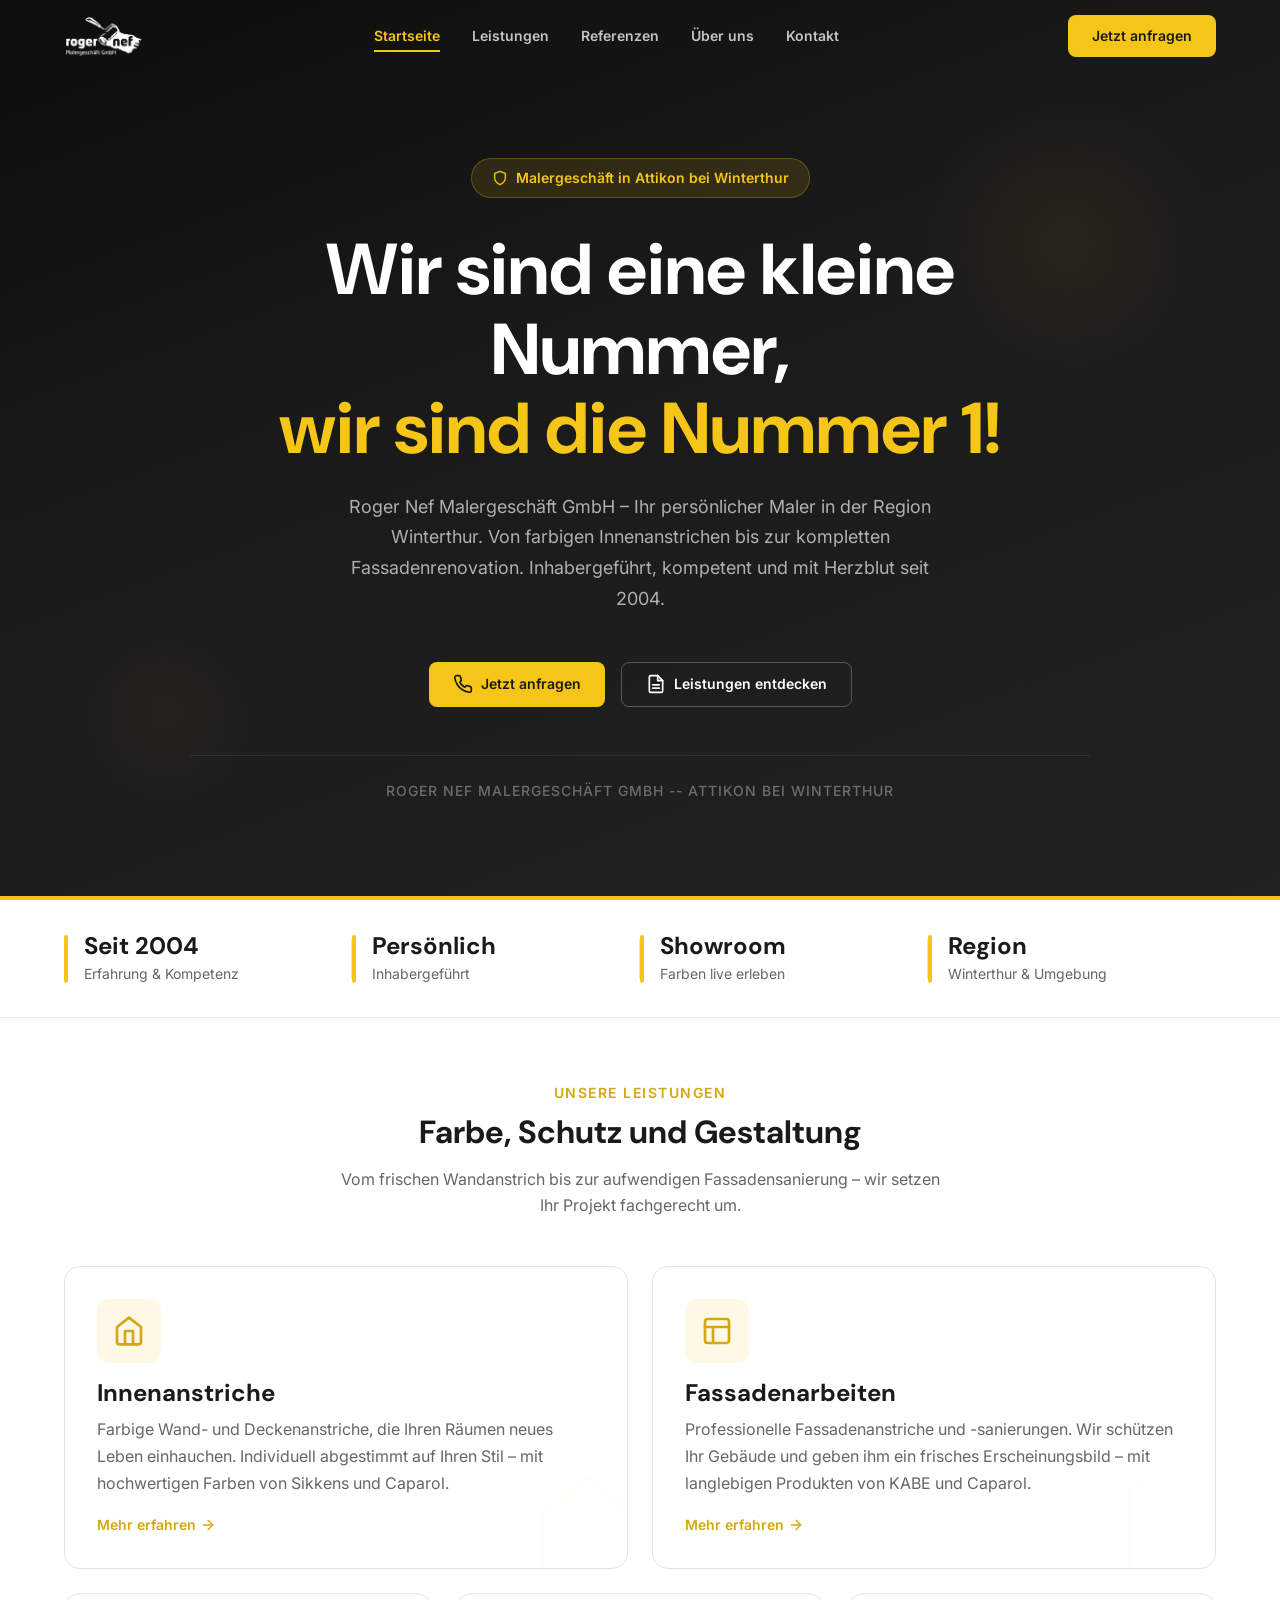
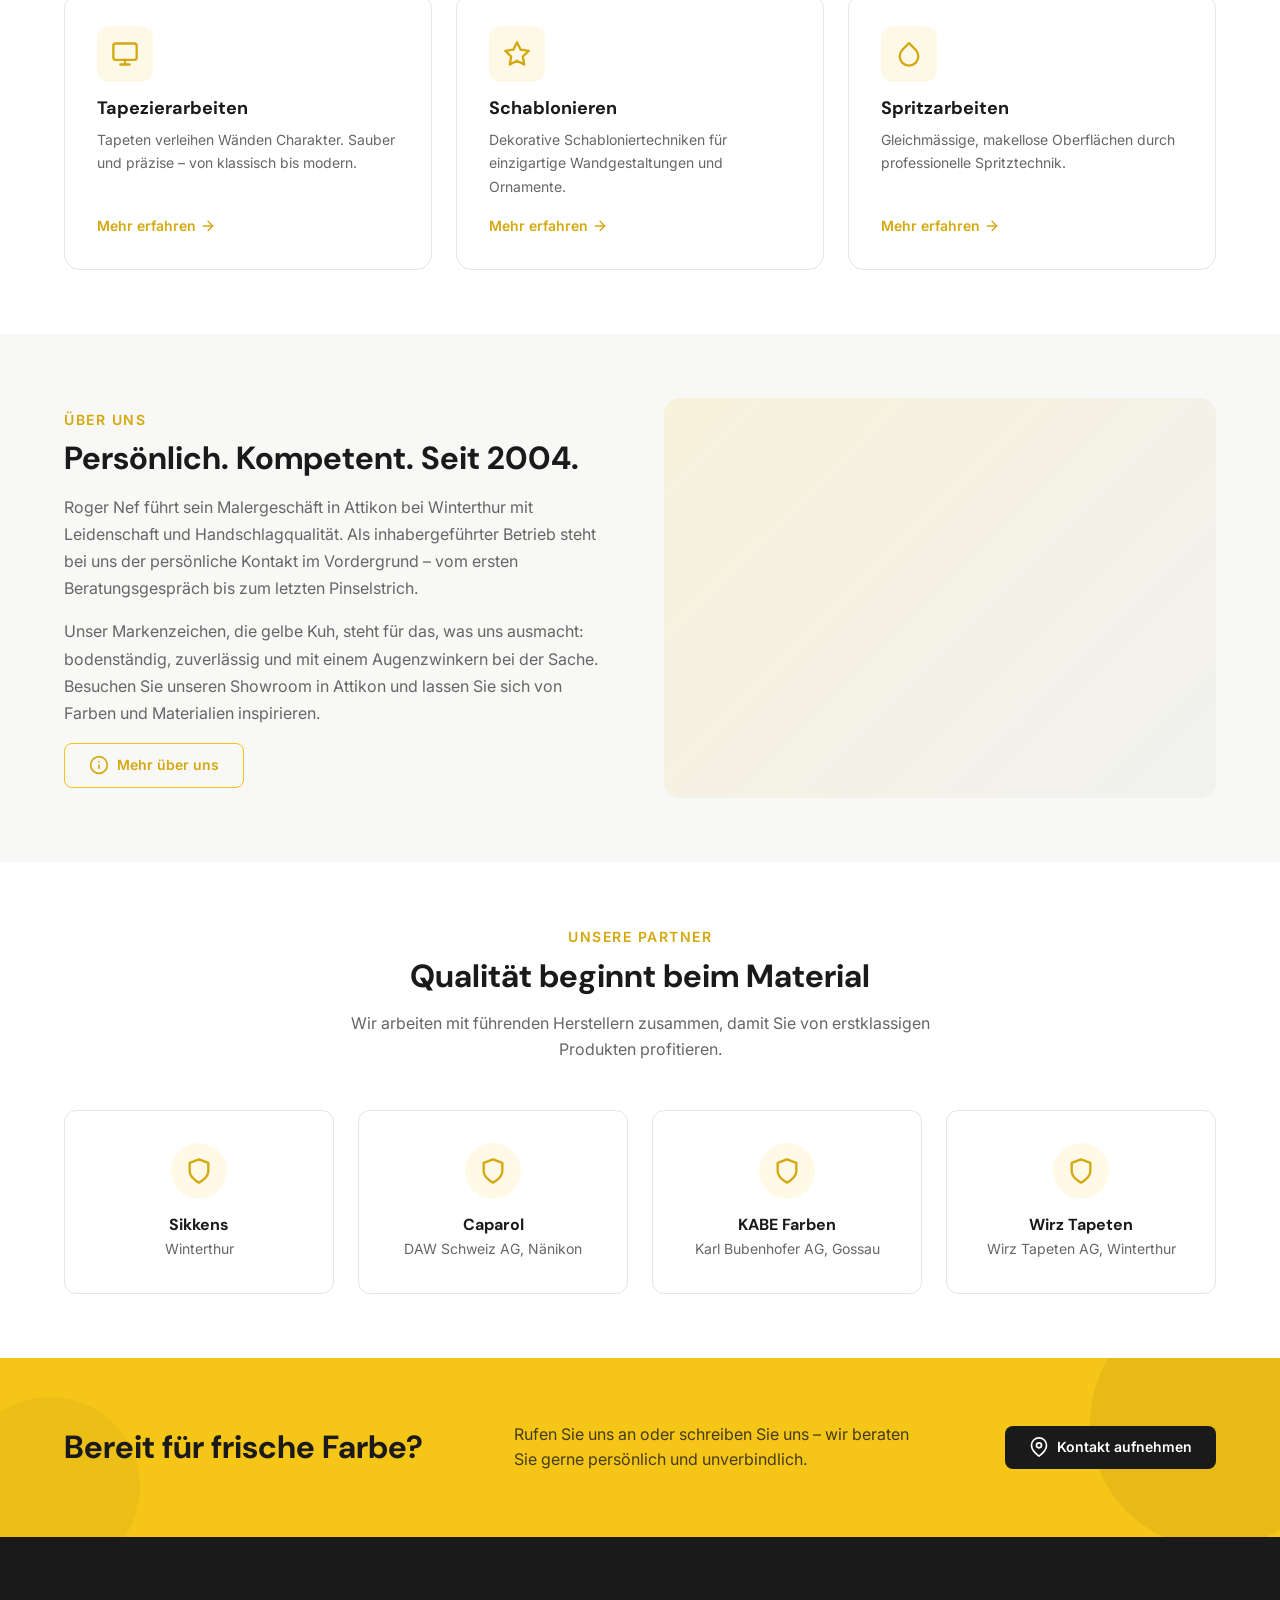
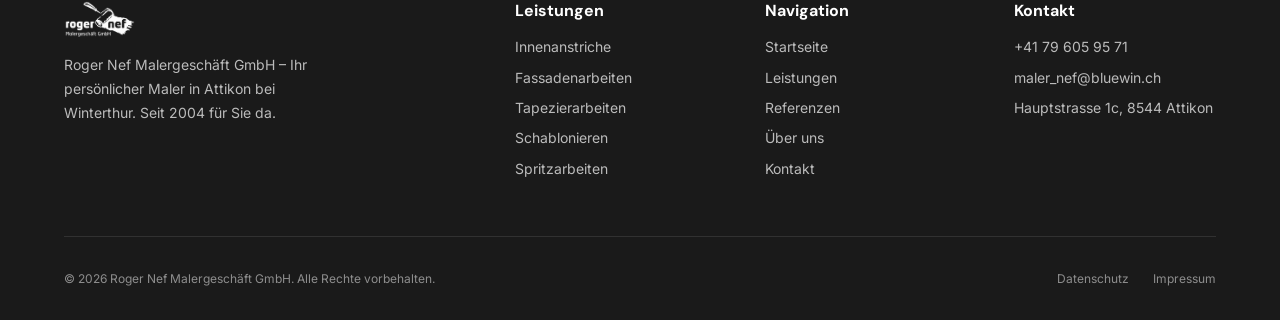
<file: index.html>
<!DOCTYPE html>
<html lang="de-CH">
<head>
  <meta charset="UTF-8">
  <meta name="viewport" content="width=device-width, initial-scale=1.0">
  <title>Maler Nef Attikon | Malergeschäft Region Winterthur</title>
  <meta name="description" content="Roger Nef Malergeschäft GmbH in Attikon – Ihr Maler für Innenanstriche, Fassaden, Tapezierarbeiten und mehr. Persönlich, kompetent, seit 2004.">
  <meta name="robots" content="index, follow">
  <link rel="canonical" href="https://malernef-redesign.pages.dev/">
  <meta property="og:title" content="Maler Nef Attikon | Malergeschäft Region Winterthur">
  <meta property="og:description" content="Ihr Maler in Attikon bei Winterthur. Innenanstriche, Fassaden, Tapezierarbeiten – persönlich und kompetent seit 2004.">
  <meta property="og:url" content="https://malernef-redesign.pages.dev/">
  <meta property="og:type" content="website">
  <meta property="og:locale" content="de_CH">
  <link href="https://fonts.googleapis.com/css2?family=DM+Sans:wght@500;700&family=Inter:wght@300;400;600&display=swap" rel="stylesheet">
  <link rel="stylesheet" href="style.css">
  <link rel="icon" type="image/svg+xml" href="data:image/svg+xml,<svg xmlns='http://www.w3.org/2000/svg' viewBox='0 0 32 32'><rect width='32' height='32' rx='6' fill='%23F5C518'/><text x='50%25' y='55%25' text-anchor='middle' dominant-baseline='central' font-size='11' font-weight='bold' fill='%231A1A1A'>NEF</text></svg>">
  <script type="application/ld+json">
  {
    "@context": "https://schema.org",
    "@type": "HomeAndConstructionBusiness",
    "name": "Roger Nef Malergeschäft GmbH",
    "url": "https://malernef-redesign.pages.dev",
    "telephone": "+41796059571",
    "email": "maler_nef@bluewin.ch",
    "address": {
      "@type": "PostalAddress",
      "streetAddress": "Hauptstrasse 1c",
      "addressLocality": "Attikon",
      "postalCode": "8544",
      "addressCountry": "CH"
    },
    "areaServed": ["Attikon", "Winterthur", "Wiesendangen", "Rickenbach", "Seuzach"],
    "foundingDate": "2004",
    "description": "Malergeschäft in Attikon bei Winterthur. Innenanstriche, Fassadenarbeiten, Tapezierarbeiten, Schablonieren und Spritzarbeiten – persönlich und kompetent seit 2004.",
    "slogan": "Wir sind eine kleine Nummer, wir sind die Nummer 1!"
  }
  </script>
</head>
<body>

  <!-- HEADER -->
  <header class="site-header" id="header">
    <div class="container header-inner">
      <a href="index.html" class="logo">
        <img src="images/logo.png" alt="Roger Nef Malergeschäft GmbH" class="logo-img">
      </a>
      <nav class="main-nav" id="mainNav" aria-label="Hauptnavigation">
        <ul>
          <li><a href="index.html" class="active">Startseite</a></li>
          <li><a href="leistungen.html">Leistungen</a></li>
          <li><a href="referenzen.html">Referenzen</a></li>
          <li><a href="ueber-uns.html">Über uns</a></li>
          <li><a href="kontakt.html">Kontakt</a></li>
        </ul>
      </nav>
      <a href="kontakt.html" class="btn btn-primary">Jetzt anfragen</a>
      <button class="mobile-toggle" id="mobileToggle" aria-label="Menü öffnen">
        <span></span><span></span><span></span>
      </button>
    </div>
  </header>

  <!-- HERO – Full-width Claim -->
  <section class="hero">
    <div class="hero-deco hero-deco-1"></div>
    <div class="hero-deco hero-deco-2"></div>
    <div class="container">
      <span class="hero-badge">
        <svg width="16" height="16" viewBox="0 0 24 24" fill="none" stroke="currentColor" stroke-width="2" stroke-linecap="round" stroke-linejoin="round"><path d="M12 22s8-4 8-10V5l-8-3-8 3v7c0 6 8 10 8 10z"/></svg>
        Malergeschäft in Attikon bei Winterthur
      </span>
      <h1 class="hero-slogan">Wir sind eine kleine Nummer,<span class="slogan-highlight">wir sind die Nummer 1!</span></h1>
      <p class="hero-subtitle">Roger Nef Malergeschäft GmbH – Ihr persönlicher Maler in der Region Winterthur. Von farbigen Innenanstrichen bis zur kompletten Fassadenrenovation. Inhabergeführt, kompetent und mit Herzblut seit 2004.</p>
      <div class="hero-buttons">
        <a href="kontakt.html" class="btn btn-primary">
          <svg width="20" height="20" viewBox="0 0 24 24" fill="none" stroke="currentColor" stroke-width="2" stroke-linecap="round" stroke-linejoin="round"><path d="M22 16.92v3a2 2 0 01-2.18 2 19.79 19.79 0 01-8.63-3.07 19.5 19.5 0 01-6-6 19.79 19.79 0 01-3.07-8.67A2 2 0 014.11 2h3a2 2 0 012 1.72c.127.96.361 1.903.7 2.81a2 2 0 01-.45 2.11L8.09 9.91a16 16 0 006 6l1.27-1.27a2 2 0 012.11-.45c.907.339 1.85.573 2.81.7A2 2 0 0122 16.92z"/></svg>
          Jetzt anfragen
        </a>
        <a href="leistungen.html" class="btn btn-secondary">
          <svg width="20" height="20" viewBox="0 0 24 24" fill="none" stroke="currentColor" stroke-width="2" stroke-linecap="round" stroke-linejoin="round"><path d="M14 2H6a2 2 0 00-2 2v16a2 2 0 002 2h12a2 2 0 002-2V8z"/><polyline points="14 2 14 8 20 8"/><line x1="16" y1="13" x2="8" y2="13"/><line x1="16" y1="17" x2="8" y2="17"/></svg>
          Leistungen entdecken
        </a>
      </div>
      <p class="hero-tagline">ROGER NEF MALERGESCHÄFT GMBH -- ATTIKON BEI WINTERTHUR</p>
    </div>
    <div class="hero-deco-stripe"></div>
  </section>

  <!-- STATS BAR -->
  <section class="stats-bar">
    <div class="container">
      <div class="stats-bar-inner">
        <div class="stats-bar-item">
          <div class="stats-bar-accent"></div>
          <div class="stats-bar-content">
            <div class="stats-bar-value">Seit 2004</div>
            <div class="stats-bar-label">Erfahrung &amp; Kompetenz</div>
          </div>
        </div>
        <div class="stats-bar-item">
          <div class="stats-bar-accent"></div>
          <div class="stats-bar-content">
            <div class="stats-bar-value">Persönlich</div>
            <div class="stats-bar-label">Inhabergeführt</div>
          </div>
        </div>
        <div class="stats-bar-item">
          <div class="stats-bar-accent"></div>
          <div class="stats-bar-content">
            <div class="stats-bar-value">Showroom</div>
            <div class="stats-bar-label">Farben live erleben</div>
          </div>
        </div>
        <div class="stats-bar-item">
          <div class="stats-bar-accent"></div>
          <div class="stats-bar-content">
            <div class="stats-bar-value">Region</div>
            <div class="stats-bar-label">Winterthur &amp; Umgebung</div>
          </div>
        </div>
      </div>
    </div>
  </section>

  <!-- LEISTUNGEN – Bento Grid -->
  <section class="section" id="leistungen">
    <div class="container">
      <div class="section-header">
        <span class="section-label">Unsere Leistungen</span>
        <h2>Farbe, Schutz und Gestaltung</h2>
        <p>Vom frischen Wandanstrich bis zur aufwendigen Fassadensanierung – wir setzen Ihr Projekt fachgerecht um.</p>
      </div>
      <div class="bento-grid">
        <!-- Large 1: Innenanstriche -->
        <div class="bento-item bento-large">
          <div>
            <div class="bento-item-icon">
              <svg width="32" height="32" viewBox="0 0 24 24" fill="none" stroke="var(--color-primary-dark)" stroke-width="2" stroke-linecap="round" stroke-linejoin="round"><path d="M3 9l9-7 9 7v11a2 2 0 01-2 2H5a2 2 0 01-2-2z"/><polyline points="9 22 9 12 15 12 15 22"/></svg>
            </div>
            <h3>Innenanstriche</h3>
            <p>Farbige Wand- und Deckenanstriche, die Ihren Räumen neues Leben einhauchen. Individuell abgestimmt auf Ihren Stil – mit hochwertigen Farben von Sikkens und Caparol.</p>
          </div>
          <a href="leistungen/innenanstriche.html" class="card-link">Mehr erfahren <svg width="16" height="16" viewBox="0 0 24 24" fill="none" stroke="currentColor" stroke-width="2" stroke-linecap="round" stroke-linejoin="round"><path d="M5 12h14"/><path d="M12 5l7 7-7 7"/></svg></a>
          <svg class="bento-item-deco" width="120" height="120" viewBox="0 0 24 24" fill="none" stroke="var(--color-primary)" stroke-width="0.5"><path d="M3 9l9-7 9 7v11a2 2 0 01-2 2H5a2 2 0 01-2-2z"/></svg>
        </div>
        <!-- Large 2: Fassadenarbeiten -->
        <div class="bento-item bento-large">
          <div>
            <div class="bento-item-icon">
              <svg width="32" height="32" viewBox="0 0 24 24" fill="none" stroke="var(--color-primary-dark)" stroke-width="2" stroke-linecap="round" stroke-linejoin="round"><rect x="3" y="3" width="18" height="18" rx="2" ry="2"/><line x1="3" y1="9" x2="21" y2="9"/><line x1="9" y1="21" x2="9" y2="9"/></svg>
            </div>
            <h3>Fassadenarbeiten</h3>
            <p>Professionelle Fassadenanstriche und -sanierungen. Wir schützen Ihr Gebäude und geben ihm ein frisches Erscheinungsbild – mit langlebigen Produkten von KABE und Caparol.</p>
          </div>
          <a href="leistungen/fassaden.html" class="card-link">Mehr erfahren <svg width="16" height="16" viewBox="0 0 24 24" fill="none" stroke="currentColor" stroke-width="2" stroke-linecap="round" stroke-linejoin="round"><path d="M5 12h14"/><path d="M12 5l7 7-7 7"/></svg></a>
          <svg class="bento-item-deco" width="120" height="120" viewBox="0 0 24 24" fill="none" stroke="var(--color-primary)" stroke-width="0.5"><rect x="3" y="3" width="18" height="18" rx="2"/></svg>
        </div>
        <!-- Small 1: Tapezierarbeiten -->
        <div class="bento-item bento-small">
          <div>
            <div class="bento-item-icon">
              <svg width="28" height="28" viewBox="0 0 24 24" fill="none" stroke="var(--color-primary-dark)" stroke-width="2" stroke-linecap="round" stroke-linejoin="round"><rect x="2" y="3" width="20" height="14" rx="2" ry="2"/><line x1="8" y1="21" x2="16" y2="21"/><line x1="12" y1="17" x2="12" y2="21"/></svg>
            </div>
            <h3>Tapezierarbeiten</h3>
            <p>Tapeten verleihen Wänden Charakter. Sauber und präzise – von klassisch bis modern.</p>
          </div>
          <a href="leistungen/tapezieren.html" class="card-link">Mehr erfahren <svg width="16" height="16" viewBox="0 0 24 24" fill="none" stroke="currentColor" stroke-width="2" stroke-linecap="round" stroke-linejoin="round"><path d="M5 12h14"/><path d="M12 5l7 7-7 7"/></svg></a>
        </div>
        <!-- Small 2: Schablonieren -->
        <div class="bento-item bento-small">
          <div>
            <div class="bento-item-icon">
              <svg width="28" height="28" viewBox="0 0 24 24" fill="none" stroke="var(--color-primary-dark)" stroke-width="2" stroke-linecap="round" stroke-linejoin="round"><polygon points="12 2 15.09 8.26 22 9.27 17 14.14 18.18 21.02 12 17.77 5.82 21.02 7 14.14 2 9.27 8.91 8.26 12 2"/></svg>
            </div>
            <h3>Schablonieren</h3>
            <p>Dekorative Schabloniertechniken für einzigartige Wandgestaltungen und Ornamente.</p>
          </div>
          <a href="leistungen/schablonieren.html" class="card-link">Mehr erfahren <svg width="16" height="16" viewBox="0 0 24 24" fill="none" stroke="currentColor" stroke-width="2" stroke-linecap="round" stroke-linejoin="round"><path d="M5 12h14"/><path d="M12 5l7 7-7 7"/></svg></a>
        </div>
        <!-- Small 3: Spritzarbeiten -->
        <div class="bento-item bento-small">
          <div>
            <div class="bento-item-icon">
              <svg width="28" height="28" viewBox="0 0 24 24" fill="none" stroke="var(--color-primary-dark)" stroke-width="2" stroke-linecap="round" stroke-linejoin="round"><path d="M12 2.69l5.66 5.66a8 8 0 11-11.31 0z"/></svg>
            </div>
            <h3>Spritzarbeiten</h3>
            <p>Gleichmässige, makellose Oberflächen durch professionelle Spritztechnik.</p>
          </div>
          <a href="leistungen/spritzarbeiten.html" class="card-link">Mehr erfahren <svg width="16" height="16" viewBox="0 0 24 24" fill="none" stroke="currentColor" stroke-width="2" stroke-linecap="round" stroke-linejoin="round"><path d="M5 12h14"/><path d="M12 5l7 7-7 7"/></svg></a>
        </div>
      </div>
    </div>
  </section>

  <!-- ÜBER UNS TEASER -->
  <section class="section section-light">
    <div class="container">
      <div class="text-image">
        <div class="text-image-content">
          <span class="section-label">Über uns</span>
          <h2>Persönlich. Kompetent. Seit 2004.</h2>
          <p>Roger Nef führt sein Malergeschäft in Attikon bei Winterthur mit Leidenschaft und Handschlagqualität. Als inhabergeführter Betrieb steht bei uns der persönliche Kontakt im Vordergrund – vom ersten Beratungsgespräch bis zum letzten Pinselstrich.</p>
          <p>Unser Markenzeichen, die gelbe Kuh, steht für das, was uns ausmacht: bodenständig, zuverlässig und mit einem Augenzwinkern bei der Sache. Besuchen Sie unseren Showroom in Attikon und lassen Sie sich von Farben und Materialien inspirieren.</p>
          <a href="ueber-uns.html" class="btn btn-outline">
            <svg width="20" height="20" viewBox="0 0 24 24" fill="none" stroke="currentColor" stroke-width="2" stroke-linecap="round" stroke-linejoin="round"><circle cx="12" cy="12" r="10"/><path d="M12 16v-4"/><path d="M12 8h.01"/></svg>
            Mehr über uns
          </a>
        </div>
        <div class="text-image-visual" style="background: linear-gradient(135deg, rgba(245,197,24,0.12), rgba(26,26,26,0.03));"></div>
      </div>
    </div>
  </section>

  <!-- PARTNER -->
  <section class="section">
    <div class="container">
      <div class="section-header">
        <span class="section-label">Unsere Partner</span>
        <h2>Qualität beginnt beim Material</h2>
        <p>Wir arbeiten mit führenden Herstellern zusammen, damit Sie von erstklassigen Produkten profitieren.</p>
      </div>
      <div class="partner-grid">
        <div class="partner-card">
          <div class="partner-icon">
            <svg width="28" height="28" viewBox="0 0 24 24" fill="none" stroke="var(--color-primary-dark)" stroke-width="2" stroke-linecap="round" stroke-linejoin="round"><path d="M12 22s8-4 8-10V5l-8-3-8 3v7c0 6 8 10 8 10z"/></svg>
          </div>
          <h4>Sikkens</h4>
          <p>Winterthur</p>
        </div>
        <div class="partner-card">
          <div class="partner-icon">
            <svg width="28" height="28" viewBox="0 0 24 24" fill="none" stroke="var(--color-primary-dark)" stroke-width="2" stroke-linecap="round" stroke-linejoin="round"><path d="M12 22s8-4 8-10V5l-8-3-8 3v7c0 6 8 10 8 10z"/></svg>
          </div>
          <h4>Caparol</h4>
          <p>DAW Schweiz AG, Nänikon</p>
        </div>
        <div class="partner-card">
          <div class="partner-icon">
            <svg width="28" height="28" viewBox="0 0 24 24" fill="none" stroke="var(--color-primary-dark)" stroke-width="2" stroke-linecap="round" stroke-linejoin="round"><path d="M12 22s8-4 8-10V5l-8-3-8 3v7c0 6 8 10 8 10z"/></svg>
          </div>
          <h4>KABE Farben</h4>
          <p>Karl Bubenhofer AG, Gossau</p>
        </div>
        <div class="partner-card">
          <div class="partner-icon">
            <svg width="28" height="28" viewBox="0 0 24 24" fill="none" stroke="var(--color-primary-dark)" stroke-width="2" stroke-linecap="round" stroke-linejoin="round"><path d="M12 22s8-4 8-10V5l-8-3-8 3v7c0 6 8 10 8 10z"/></svg>
          </div>
          <h4>Wirz Tapeten</h4>
          <p>Wirz Tapeten AG, Winterthur</p>
        </div>
      </div>
    </div>
  </section>

  <!-- CTA – Yellow Banner -->
  <section class="cta-banner-yellow">
    <div class="cta-banner-yellow-deco"></div>
    <div class="cta-banner-yellow-deco-2"></div>
    <div class="container">
      <h2>Bereit für frische Farbe?</h2>
      <p>Rufen Sie uns an oder schreiben Sie uns – wir beraten Sie gerne persönlich und unverbindlich.</p>
      <a href="kontakt.html" class="btn btn-dark">
        <svg width="20" height="20" viewBox="0 0 24 24" fill="none" stroke="currentColor" stroke-width="2" stroke-linecap="round" stroke-linejoin="round"><path d="M21 10c0 7-9 13-9 13s-9-6-9-13a9 9 0 0118 0z"/><circle cx="12" cy="10" r="3"/></svg>
        Kontakt aufnehmen
      </a>
    </div>
  </section>

  <!-- FOOTER -->
  <footer class="site-footer">
    <div class="container">
      <div class="footer-grid">
        <div class="footer-brand">
          <img src="images/logo.png" alt="Roger Nef Malergeschäft GmbH" class="logo-img footer-logo-img">
          <p>Roger Nef Malergeschäft GmbH – Ihr persönlicher Maler in Attikon bei Winterthur. Seit 2004 für Sie da.</p>
        </div>
        <div class="footer-col">
          <h4>Leistungen</h4>
          <a href="leistungen/innenanstriche.html">Innenanstriche</a>
          <a href="leistungen/fassaden.html">Fassadenarbeiten</a>
          <a href="leistungen/tapezieren.html">Tapezierarbeiten</a>
          <a href="leistungen/schablonieren.html">Schablonieren</a>
          <a href="leistungen/spritzarbeiten.html">Spritzarbeiten</a>
        </div>
        <div class="footer-col">
          <h4>Navigation</h4>
          <a href="index.html">Startseite</a>
          <a href="leistungen.html">Leistungen</a>
          <a href="referenzen.html">Referenzen</a>
          <a href="ueber-uns.html">Über uns</a>
          <a href="kontakt.html">Kontakt</a>
        </div>
        <div class="footer-col">
          <h4>Kontakt</h4>
          <a href="tel:+41796059571">+41 79 605 95 71</a>
          <a href="mailto:maler_nef@bluewin.ch">maler_nef@bluewin.ch</a>
          <a href="kontakt.html">Hauptstrasse 1c, 8544 Attikon</a>
        </div>
      </div>
      <div class="footer-bottom">
        <p>&copy; 2026 Roger Nef Malergeschäft GmbH. Alle Rechte vorbehalten.</p>
        <div class="legal-links">
          <a href="#">Datenschutz</a>
          <a href="#">Impressum</a>
        </div>
      </div>
    </div>
  </footer>

  <script>
    document.getElementById('mobileToggle').addEventListener('click', function() {
      document.getElementById('mainNav').classList.toggle('active');
    });
    window.addEventListener('scroll', function() {
      document.getElementById('header').classList.toggle('scrolled', window.scrollY > 20);
    });
  </script>
</body>
</html>
</file>
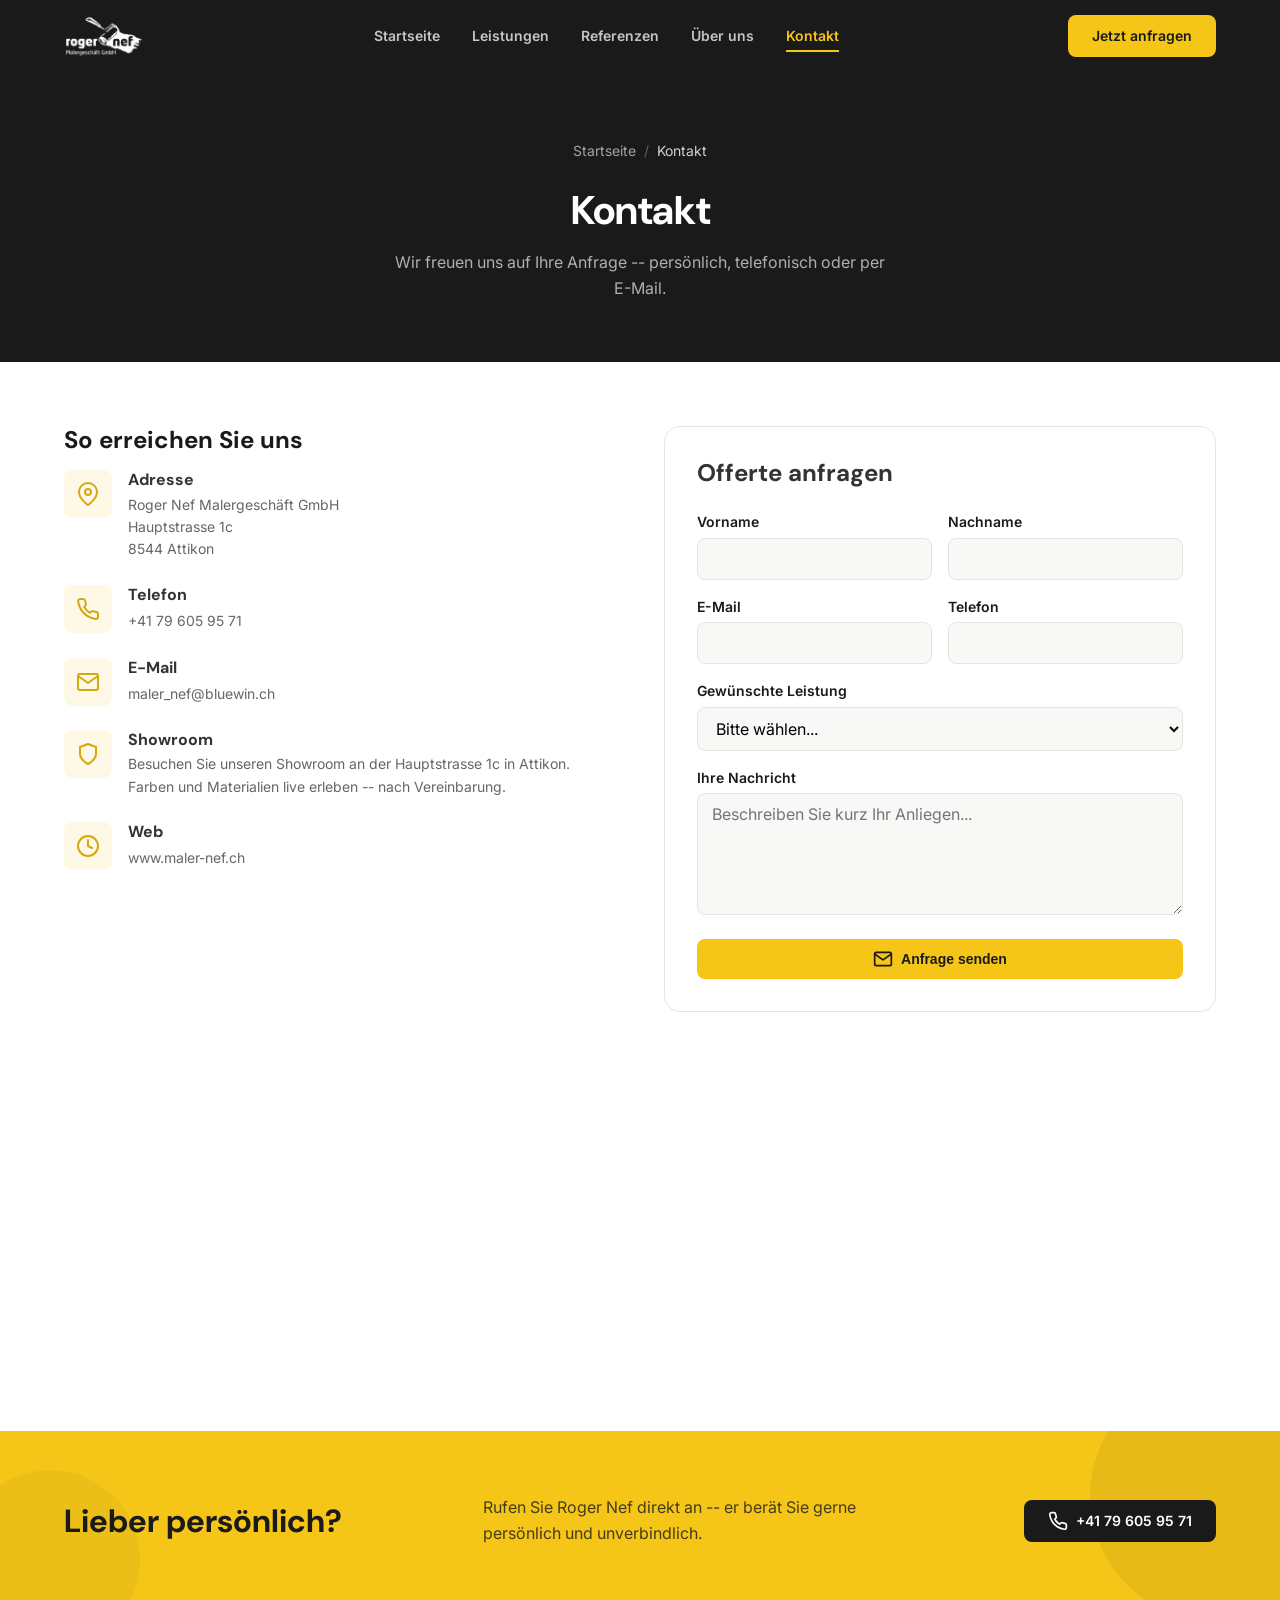
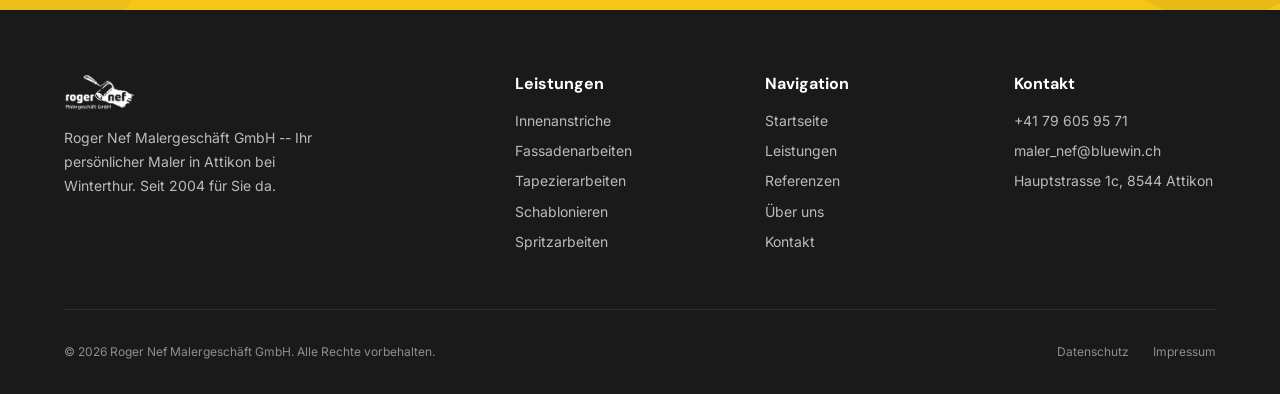
<file: kontakt.html>
<!DOCTYPE html>
<html lang="de-CH">
<head>
  <meta charset="UTF-8">
  <meta name="viewport" content="width=device-width, initial-scale=1.0">
  <title>Kontakt | Maler Nef Attikon bei Winterthur</title>
  <meta name="description" content="Kontaktieren Sie Roger Nef Malergeschäft in Attikon. Offerte anfragen, Showroom besuchen oder anrufen: +41 79 605 95 71. Maler Region Winterthur.">
  <meta name="robots" content="index, follow">
  <link rel="canonical" href="https://malernef-redesign.pages.dev/kontakt.html">
  <meta property="og:title" content="Kontakt | Maler Nef Attikon">
  <meta property="og:description" content="Offerte anfragen oder Showroom besuchen. Roger Nef Malergeschäft, Hauptstrasse 1c, 8544 Attikon.">
  <meta property="og:url" content="https://malernef-redesign.pages.dev/kontakt.html">
  <meta property="og:type" content="website">
  <meta property="og:locale" content="de_CH">
  <link href="https://fonts.googleapis.com/css2?family=DM+Sans:wght@500;700&family=Inter:wght@300;400;600&display=swap" rel="stylesheet">
  <link rel="stylesheet" href="style.css">
  <link rel="icon" type="image/svg+xml" href="data:image/svg+xml,<svg xmlns='http://www.w3.org/2000/svg' viewBox='0 0 32 32'><rect width='32' height='32' rx='6' fill='%23F5C518'/><text x='50%25' y='55%25' text-anchor='middle' dominant-baseline='central' font-size='11' font-weight='bold' fill='%231A1A1A'>NEF</text></svg>">
  <script type="application/ld+json">
  [
    {
      "@context": "https://schema.org",
      "@type": "BreadcrumbList",
      "itemListElement": [
        { "@type": "ListItem", "position": 1, "name": "Startseite", "item": "https://malernef-redesign.pages.dev/" },
        { "@type": "ListItem", "position": 2, "name": "Kontakt", "item": "https://malernef-redesign.pages.dev/kontakt.html" }
      ]
    },
    {
      "@context": "https://schema.org",
      "@type": "HomeAndConstructionBusiness",
      "name": "Roger Nef Malergeschäft GmbH",
      "url": "https://malernef-redesign.pages.dev",
      "telephone": "+41796059571",
      "email": "maler_nef@bluewin.ch",
      "address": {
        "@type": "PostalAddress",
        "streetAddress": "Hauptstrasse 1c",
        "addressLocality": "Attikon",
        "postalCode": "8544",
        "addressCountry": "CH"
      },
      "founder": {
        "@type": "Person",
        "name": "Roger Nef",
        "jobTitle": "Inhaber"
      },
      "foundingDate": "2004",
      "areaServed": ["Attikon", "Winterthur", "Wiesendangen", "Rickenbach", "Seuzach"],
      "description": "Malergeschäft in Attikon bei Winterthur. Innenanstriche, Fassadenarbeiten, Tapezierarbeiten, Schablonieren und Spritzarbeiten seit 2004.",
      "slogan": "Wir sind eine kleine Nummer, wir sind die Nummer 1!"
    }
  ]
  </script>
</head>
<body>

  <!-- HEADER -->
  <header class="site-header" id="header">
    <div class="container header-inner">
      <a href="index.html" class="logo"><img src="images/logo.png" alt="Roger Nef Malergeschäft GmbH" class="logo-img"></a>
      <nav class="main-nav" id="mainNav" aria-label="Hauptnavigation">
        <ul>
          <li><a href="index.html">Startseite</a></li>
          <li><a href="leistungen.html">Leistungen</a></li>
          <li><a href="referenzen.html">Referenzen</a></li>
          <li><a href="ueber-uns.html">Über uns</a></li>
          <li><a href="kontakt.html" class="active">Kontakt</a></li>
        </ul>
      </nav>
      <a href="kontakt.html" class="btn btn-primary">Jetzt anfragen</a>
      <button class="mobile-toggle" id="mobileToggle" aria-label="Menü öffnen"><span></span><span></span><span></span></button>
    </div>
  </header>

  <!-- PAGE HEADER -->
  <section class="page-header">
    <div class="container">
      <nav class="breadcrumb" aria-label="Breadcrumb">
        <a href="index.html">Startseite</a>
        <span>/</span>
        <span class="current">Kontakt</span>
      </nav>
      <h1>Kontakt</h1>
      <p>Wir freuen uns auf Ihre Anfrage -- persönlich, telefonisch oder per E-Mail.</p>
    </div>
  </section>

  <main>

  <!-- CONTACT -->
  <section class="section">
    <div class="container">
      <div class="contact-grid">
        <div class="contact-info">
          <h3>So erreichen Sie uns</h3>

          <div class="contact-item">
            <div class="contact-item-icon">
              <svg width="24" height="24" viewBox="0 0 24 24" fill="none" stroke="var(--color-primary-dark)" stroke-width="2" stroke-linecap="round" stroke-linejoin="round"><path d="M21 10c0 7-9 13-9 13s-9-6-9-13a9 9 0 0118 0z"/><circle cx="12" cy="10" r="3"/></svg>
            </div>
            <div class="contact-item-text">
              <h4>Adresse</h4>
              <p>Roger Nef Malergeschäft GmbH<br>Hauptstrasse 1c<br>8544 Attikon</p>
            </div>
          </div>

          <div class="contact-item">
            <div class="contact-item-icon">
              <svg width="24" height="24" viewBox="0 0 24 24" fill="none" stroke="var(--color-primary-dark)" stroke-width="2" stroke-linecap="round" stroke-linejoin="round"><path d="M22 16.92v3a2 2 0 01-2.18 2 19.79 19.79 0 01-8.63-3.07 19.5 19.5 0 01-6-6 19.79 19.79 0 01-3.07-8.67A2 2 0 014.11 2h3a2 2 0 012 1.72c.127.96.361 1.903.7 2.81a2 2 0 01-.45 2.11L8.09 9.91a16 16 0 006 6l1.27-1.27a2 2 0 012.11-.45c.907.339 1.85.573 2.81.7A2 2 0 0122 16.92z"/></svg>
            </div>
            <div class="contact-item-text">
              <h4>Telefon</h4>
              <a href="tel:+41796059571">+41 79 605 95 71</a>
            </div>
          </div>

          <div class="contact-item">
            <div class="contact-item-icon">
              <svg width="24" height="24" viewBox="0 0 24 24" fill="none" stroke="var(--color-primary-dark)" stroke-width="2" stroke-linecap="round" stroke-linejoin="round"><path d="M4 4h16c1.1 0 2 .9 2 2v12c0 1.1-.9 2-2 2H4c-1.1 0-2-.9-2-2V6c0-1.1.9-2 2-2z"/><polyline points="22,6 12,13 2,6"/></svg>
            </div>
            <div class="contact-item-text">
              <h4>E-Mail</h4>
              <a href="mailto:maler_nef@bluewin.ch">maler_nef@bluewin.ch</a>
            </div>
          </div>

          <div class="contact-item">
            <div class="contact-item-icon">
              <svg width="24" height="24" viewBox="0 0 24 24" fill="none" stroke="var(--color-primary-dark)" stroke-width="2" stroke-linecap="round" stroke-linejoin="round"><path d="M12 22s8-4 8-10V5l-8-3-8 3v7c0 6 8 10 8 10z"/></svg>
            </div>
            <div class="contact-item-text">
              <h4>Showroom</h4>
              <p>Besuchen Sie unseren Showroom an der Hauptstrasse 1c in Attikon. Farben und Materialien live erleben -- nach Vereinbarung.</p>
            </div>
          </div>

          <div class="contact-item">
            <div class="contact-item-icon">
              <svg width="24" height="24" viewBox="0 0 24 24" fill="none" stroke="var(--color-primary-dark)" stroke-width="2" stroke-linecap="round" stroke-linejoin="round"><circle cx="12" cy="12" r="10"/><polyline points="12 6 12 12 16 14"/></svg>
            </div>
            <div class="contact-item-text">
              <h4>Web</h4>
              <a href="https://www.maler-nef.ch" target="_blank" rel="noopener">www.maler-nef.ch</a>
            </div>
          </div>
        </div>

        <div class="contact-form">
          <h3 style="font-family: var(--font-heading); font-size: var(--font-size-2xl); margin-bottom: var(--space-lg);">Offerte anfragen</h3>
          <form action="https://formsubmit.co/maler_nef@bluewin.ch" method="POST">
            <input type="hidden" name="_subject" value="Offertanfrage via Website">
            <input type="hidden" name="_captcha" value="false">
            <div class="form-row">
              <div class="form-group">
                <label for="vorname">Vorname</label>
                <input type="text" id="vorname" name="vorname" required>
              </div>
              <div class="form-group">
                <label for="nachname">Nachname</label>
                <input type="text" id="nachname" name="nachname" required>
              </div>
            </div>
            <div class="form-row">
              <div class="form-group">
                <label for="email">E-Mail</label>
                <input type="email" id="email" name="email" required>
              </div>
              <div class="form-group">
                <label for="telefon">Telefon</label>
                <input type="tel" id="telefon" name="telefon">
              </div>
            </div>
            <div class="form-group">
              <label for="leistung">Gewünschte Leistung</label>
              <select id="leistung" name="leistung">
                <option value="">Bitte wählen...</option>
                <option value="Innenanstriche">Innenanstriche</option>
                <option value="Fassadenarbeiten">Fassadenarbeiten</option>
                <option value="Tapezierarbeiten">Tapezierarbeiten</option>
                <option value="Schablonieren">Schablonieren</option>
                <option value="Spritzarbeiten">Spritzarbeiten</option>
                <option value="Showroom-Besuch">Showroom-Besuch</option>
                <option value="Schnupperlehre">Schnupperlehre</option>
                <option value="Sonstiges">Sonstiges</option>
              </select>
            </div>
            <div class="form-group">
              <label for="nachricht">Ihre Nachricht</label>
              <textarea id="nachricht" name="nachricht" rows="5" placeholder="Beschreiben Sie kurz Ihr Anliegen..."></textarea>
            </div>
            <button type="submit" class="btn btn-primary" style="width: 100%; justify-content: center;">
              <svg width="20" height="20" viewBox="0 0 24 24" fill="none" stroke="currentColor" stroke-width="2" stroke-linecap="round" stroke-linejoin="round"><path d="M4 4h16c1.1 0 2 .9 2 2v12c0 1.1-.9 2-2 2H4c-1.1 0-2-.9-2-2V6c0-1.1.9-2 2-2z"/><polyline points="22,6 12,13 2,6"/></svg>
              Anfrage senden
            </button>
          </form>
        </div>
      </div>

      <!-- MAP -->
      <div style="margin-top: var(--space-2xl);">
        <iframe src="https://www.google.com/maps/embed?pb=!1m18!1m12!1m3!1d2696.5!2d8.7804!3d47.4906!2m3!1f0!2f0!3f0!3m2!1i1024!2i768!4f13.1!3m3!1m2!1s0x479a998e5c72aaab%3A0x1!2sHauptstrasse%201c%2C%208544%20Attikon!5e0!3m2!1sde!2sch!4v1" width="100%" height="300" style="border:0; border-radius: var(--radius-lg);" allowfullscreen="" loading="lazy" referrerpolicy="no-referrer-when-downgrade" title="Standort Roger Nef Malergeschäft, Hauptstrasse 1c, Attikon"></iframe>
      </div>
    </div>
  </section>

  </main>

  <!-- CTA – Yellow Banner -->
  <section class="cta-banner-yellow">
    <div class="cta-banner-yellow-deco"></div>
    <div class="cta-banner-yellow-deco-2"></div>
    <div class="container">
      <h2>Lieber persönlich?</h2>
      <p>Rufen Sie Roger Nef direkt an -- er berät Sie gerne persönlich und unverbindlich.</p>
      <a href="tel:+41796059571" class="btn btn-dark">
        <svg width="20" height="20" viewBox="0 0 24 24" fill="none" stroke="currentColor" stroke-width="2" stroke-linecap="round" stroke-linejoin="round"><path d="M22 16.92v3a2 2 0 01-2.18 2 19.79 19.79 0 01-8.63-3.07 19.5 19.5 0 01-6-6 19.79 19.79 0 01-3.07-8.67A2 2 0 014.11 2h3a2 2 0 012 1.72c.127.96.361 1.903.7 2.81a2 2 0 01-.45 2.11L8.09 9.91a16 16 0 006 6l1.27-1.27a2 2 0 012.11-.45c.907.339 1.85.573 2.81.7A2 2 0 0122 16.92z"/></svg>
        +41 79 605 95 71
      </a>
    </div>
  </section>

  <!-- FOOTER -->
  <footer class="site-footer">
    <div class="container">
      <div class="footer-grid">
        <div class="footer-brand">
          <img src="images/logo.png" alt="Roger Nef Malergeschäft GmbH" class="logo-img footer-logo-img">
          <p>Roger Nef Malergeschäft GmbH -- Ihr persönlicher Maler in Attikon bei Winterthur. Seit 2004 für Sie da.</p>
        </div>
        <div class="footer-col">
          <h4>Leistungen</h4>
          <a href="leistungen/innenanstriche.html">Innenanstriche</a>
          <a href="leistungen/fassaden.html">Fassadenarbeiten</a>
          <a href="leistungen/tapezieren.html">Tapezierarbeiten</a>
          <a href="leistungen/schablonieren.html">Schablonieren</a>
          <a href="leistungen/spritzarbeiten.html">Spritzarbeiten</a>
        </div>
        <div class="footer-col">
          <h4>Navigation</h4>
          <a href="index.html">Startseite</a>
          <a href="leistungen.html">Leistungen</a>
          <a href="referenzen.html">Referenzen</a>
          <a href="ueber-uns.html">Über uns</a>
          <a href="kontakt.html">Kontakt</a>
        </div>
        <div class="footer-col">
          <h4>Kontakt</h4>
          <a href="tel:+41796059571">+41 79 605 95 71</a>
          <a href="mailto:maler_nef@bluewin.ch">maler_nef@bluewin.ch</a>
          <a href="kontakt.html">Hauptstrasse 1c, 8544 Attikon</a>
        </div>
      </div>
      <div class="footer-bottom">
        <p>&copy; 2026 Roger Nef Malergeschäft GmbH. Alle Rechte vorbehalten.</p>
        <div class="legal-links">
          <a href="#">Datenschutz</a>
          <a href="#">Impressum</a>
        </div>
      </div>
    </div>
  </footer>

  <script>
    document.getElementById('mobileToggle').addEventListener('click', function() {
      document.getElementById('mainNav').classList.toggle('active');
    });
    window.addEventListener('scroll', function() {
      document.getElementById('header').classList.toggle('scrolled', window.scrollY > 20);
    });
  </script>
</body>
</html>
</file>
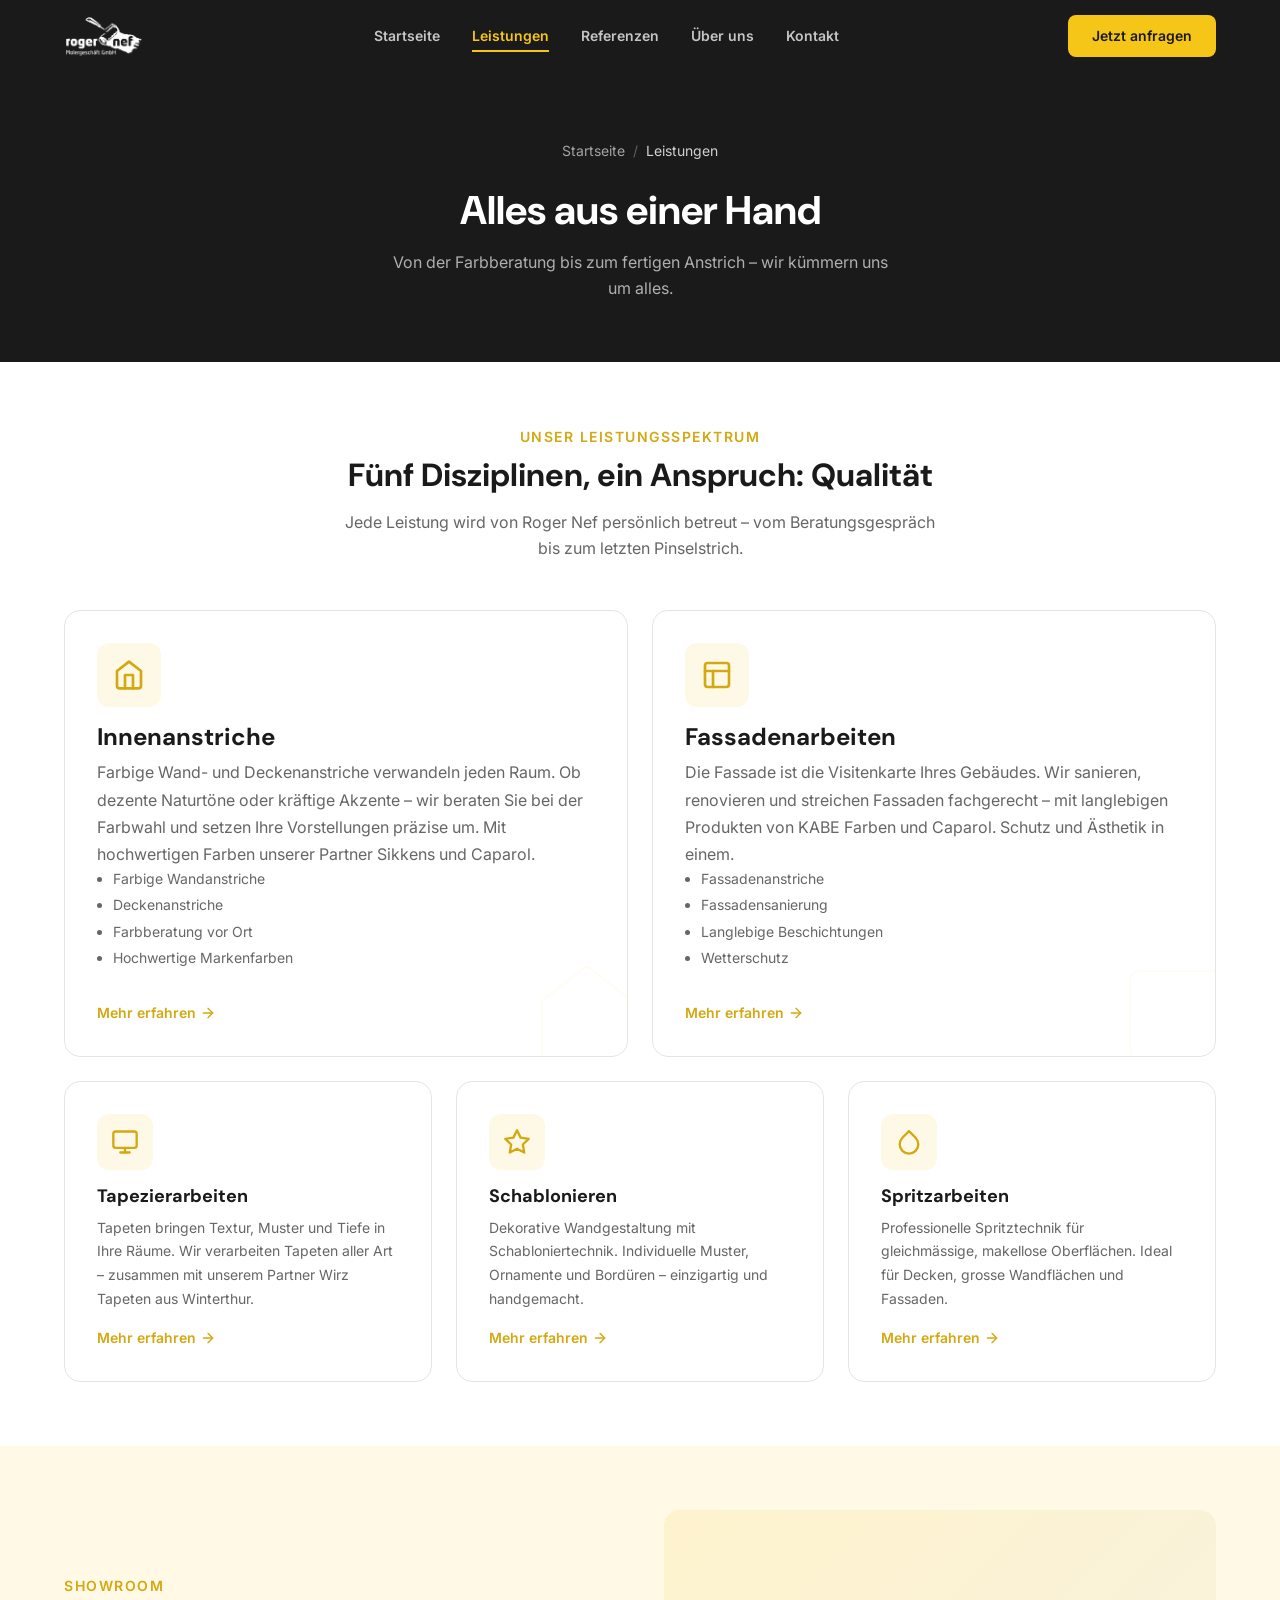
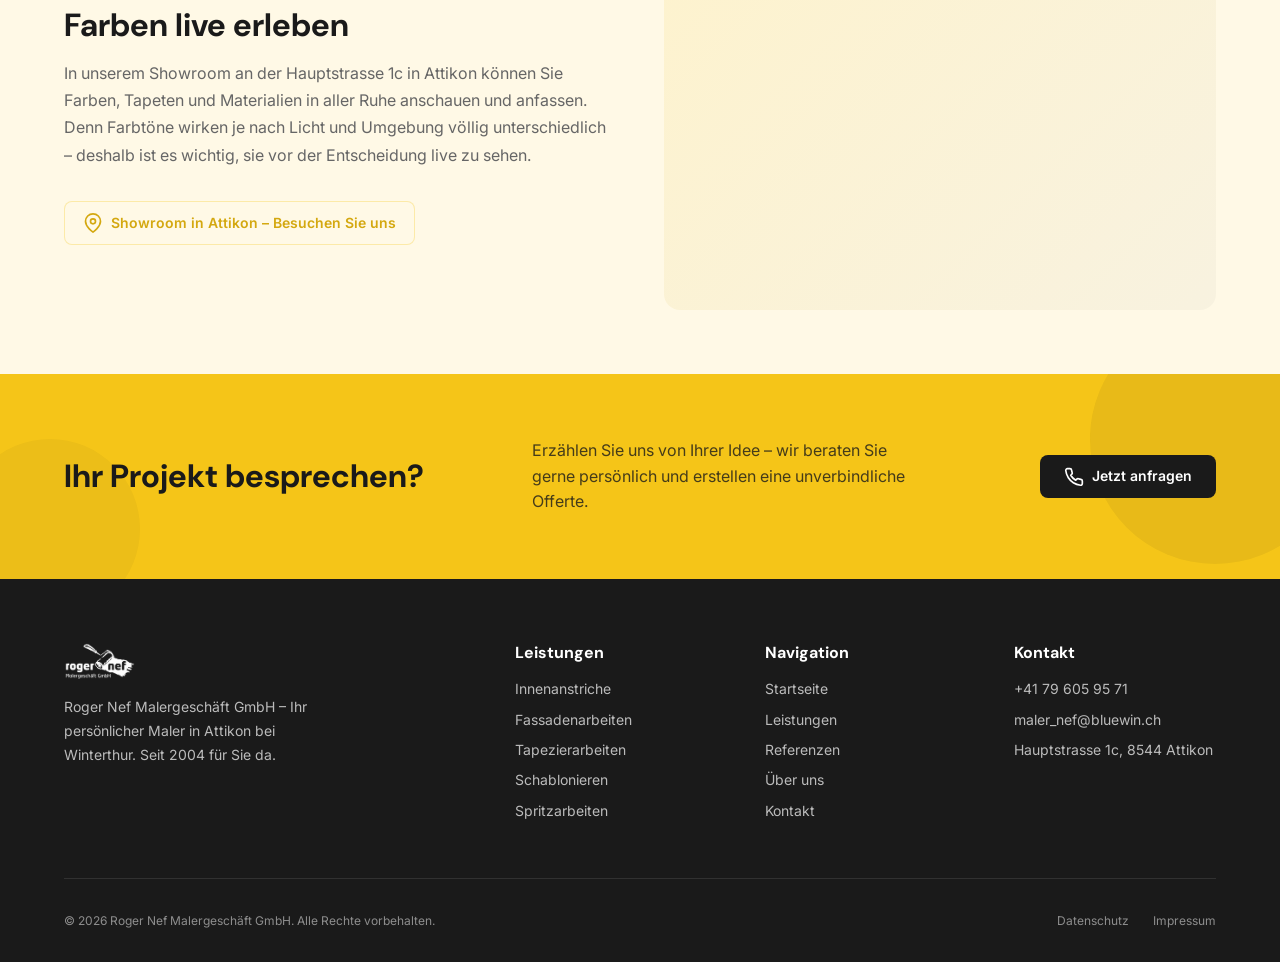
<file: leistungen.html>
<!DOCTYPE html>
<html lang="de-CH">
<head>
  <meta charset="UTF-8">
  <meta name="viewport" content="width=device-width, initial-scale=1.0">
  <title>Leistungen | Maler Nef Attikon</title>
  <meta name="description" content="Unser Leistungsspektrum: Innenanstriche, Fassaden, Tapezieren, Schablonieren und Spritzarbeiten. Roger Nef Malergeschäft, Attikon bei Winterthur.">
  <meta name="robots" content="index, follow">
  <link rel="canonical" href="https://malernef-redesign.pages.dev/leistungen.html">
  <meta property="og:title" content="Leistungen | Maler Nef Attikon">
  <meta property="og:description" content="Innenanstriche, Fassaden, Tapezieren, Schablonieren und Spritzarbeiten – Roger Nef Malergeschäft Attikon.">
  <meta property="og:url" content="https://malernef-redesign.pages.dev/leistungen.html">
  <meta property="og:type" content="website">
  <meta property="og:locale" content="de_CH">
  <link href="https://fonts.googleapis.com/css2?family=DM+Sans:wght@500;700&family=Inter:wght@300;400;600&display=swap" rel="stylesheet">
  <link rel="stylesheet" href="style.css">
  <link rel="icon" type="image/svg+xml" href="data:image/svg+xml,<svg xmlns='http://www.w3.org/2000/svg' viewBox='0 0 32 32'><rect width='32' height='32' rx='6' fill='%23F5C518'/><text x='50%25' y='55%25' text-anchor='middle' dominant-baseline='central' font-size='11' font-weight='bold' fill='%231A1A1A'>NEF</text></svg>">
  <script type="application/ld+json">
  [
    {"@context":"https://schema.org","@type":"BreadcrumbList","itemListElement":[{"@type":"ListItem","position":1,"name":"Startseite","item":"https://malernef-redesign.pages.dev/"},{"@type":"ListItem","position":2,"name":"Leistungen","item":"https://malernef-redesign.pages.dev/leistungen.html"}]},
    {"@context":"https://schema.org","@type":"Service","serviceType":"Malerarbeiten","provider":{"@type":"HomeAndConstructionBusiness","name":"Roger Nef Malergeschäft GmbH","address":{"@type":"PostalAddress","streetAddress":"Hauptstrasse 1c","addressLocality":"Attikon","postalCode":"8544","addressCountry":"CH"},"telephone":"+41796059571"},"areaServed":["Attikon","Winterthur","Wiesendangen","Seuzach","Rickenbach"],"description":"Komplettes Leistungsspektrum: Innenanstriche, Fassadenarbeiten, Tapezierarbeiten, Schablonieren und Spritzarbeiten."}
  ]
  </script>
</head>
<body>

  <header class="site-header" id="header">
    <div class="container header-inner">
      <a href="index.html" class="logo"><img src="images/logo.png" alt="Roger Nef Malergeschäft GmbH" class="logo-img"></a>
      <nav class="main-nav" id="mainNav" aria-label="Hauptnavigation">
        <ul>
          <li><a href="index.html">Startseite</a></li>
          <li><a href="leistungen.html" class="active">Leistungen</a></li>
          <li><a href="referenzen.html">Referenzen</a></li>
          <li><a href="ueber-uns.html">Über uns</a></li>
          <li><a href="kontakt.html">Kontakt</a></li>
        </ul>
      </nav>
      <a href="kontakt.html" class="btn btn-primary">Jetzt anfragen</a>
      <button class="mobile-toggle" id="mobileToggle" aria-label="Menü öffnen"><span></span><span></span><span></span></button>
    </div>
  </header>

  <section class="page-header">
    <div class="container">
      <nav class="breadcrumb" aria-label="Breadcrumb">
        <a href="index.html">Startseite</a>
        <span>/</span>
        <span class="current">Leistungen</span>
      </nav>
      <h1>Alles aus einer Hand</h1>
      <p>Von der Farbberatung bis zum fertigen Anstrich – wir kümmern uns um alles.</p>
    </div>
  </section>

  <main>

  <!-- Bento Grid – alle 5 Leistungen -->
  <section class="section">
    <div class="container">
      <div class="section-header">
        <span class="section-label">Unser Leistungsspektrum</span>
        <h2>Fünf Disziplinen, ein Anspruch: Qualität</h2>
        <p>Jede Leistung wird von Roger Nef persönlich betreut – vom Beratungsgespräch bis zum letzten Pinselstrich.</p>
      </div>
      <div class="bento-grid">
        <!-- Large 1: Innenanstriche -->
        <div class="bento-item bento-large">
          <div>
            <div class="bento-item-icon">
              <svg width="32" height="32" viewBox="0 0 24 24" fill="none" stroke="var(--color-primary-dark)" stroke-width="2" stroke-linecap="round" stroke-linejoin="round"><path d="M3 9l9-7 9 7v11a2 2 0 01-2 2H5a2 2 0 01-2-2z"/><polyline points="9 22 9 12 15 12 15 22"/></svg>
            </div>
            <h3>Innenanstriche</h3>
            <p>Farbige Wand- und Deckenanstriche verwandeln jeden Raum. Ob dezente Naturtöne oder kräftige Akzente – wir beraten Sie bei der Farbwahl und setzen Ihre Vorstellungen präzise um. Mit hochwertigen Farben unserer Partner Sikkens und Caparol.</p>
            <ul class="product-features">
              <li>Farbige Wandanstriche</li>
              <li>Deckenanstriche</li>
              <li>Farbberatung vor Ort</li>
              <li>Hochwertige Markenfarben</li>
            </ul>
          </div>
          <a href="leistungen/innenanstriche.html" class="card-link">Mehr erfahren <svg width="16" height="16" viewBox="0 0 24 24" fill="none" stroke="currentColor" stroke-width="2" stroke-linecap="round" stroke-linejoin="round"><path d="M5 12h14"/><path d="M12 5l7 7-7 7"/></svg></a>
          <svg class="bento-item-deco" width="120" height="120" viewBox="0 0 24 24" fill="none" stroke="var(--color-primary)" stroke-width="0.5"><path d="M3 9l9-7 9 7v11a2 2 0 01-2 2H5a2 2 0 01-2-2z"/></svg>
        </div>
        <!-- Large 2: Fassadenarbeiten -->
        <div class="bento-item bento-large">
          <div>
            <div class="bento-item-icon">
              <svg width="32" height="32" viewBox="0 0 24 24" fill="none" stroke="var(--color-primary-dark)" stroke-width="2" stroke-linecap="round" stroke-linejoin="round"><rect x="3" y="3" width="18" height="18" rx="2" ry="2"/><line x1="3" y1="9" x2="21" y2="9"/><line x1="9" y1="21" x2="9" y2="9"/></svg>
            </div>
            <h3>Fassadenarbeiten</h3>
            <p>Die Fassade ist die Visitenkarte Ihres Gebäudes. Wir sanieren, renovieren und streichen Fassaden fachgerecht – mit langlebigen Produkten von KABE Farben und Caparol. Schutz und Ästhetik in einem.</p>
            <ul class="product-features">
              <li>Fassadenanstriche</li>
              <li>Fassadensanierung</li>
              <li>Langlebige Beschichtungen</li>
              <li>Wetterschutz</li>
            </ul>
          </div>
          <a href="leistungen/fassaden.html" class="card-link">Mehr erfahren <svg width="16" height="16" viewBox="0 0 24 24" fill="none" stroke="currentColor" stroke-width="2" stroke-linecap="round" stroke-linejoin="round"><path d="M5 12h14"/><path d="M12 5l7 7-7 7"/></svg></a>
          <svg class="bento-item-deco" width="120" height="120" viewBox="0 0 24 24" fill="none" stroke="var(--color-primary)" stroke-width="0.5"><rect x="3" y="3" width="18" height="18" rx="2"/></svg>
        </div>
        <!-- Small 1: Tapezierarbeiten -->
        <div class="bento-item bento-small">
          <div>
            <div class="bento-item-icon">
              <svg width="28" height="28" viewBox="0 0 24 24" fill="none" stroke="var(--color-primary-dark)" stroke-width="2" stroke-linecap="round" stroke-linejoin="round"><rect x="2" y="3" width="20" height="14" rx="2" ry="2"/><line x1="8" y1="21" x2="16" y2="21"/><line x1="12" y1="17" x2="12" y2="21"/></svg>
            </div>
            <h3>Tapezierarbeiten</h3>
            <p>Tapeten bringen Textur, Muster und Tiefe in Ihre Räume. Wir verarbeiten Tapeten aller Art – zusammen mit unserem Partner Wirz Tapeten aus Winterthur.</p>
          </div>
          <a href="leistungen/tapezieren.html" class="card-link">Mehr erfahren <svg width="16" height="16" viewBox="0 0 24 24" fill="none" stroke="currentColor" stroke-width="2" stroke-linecap="round" stroke-linejoin="round"><path d="M5 12h14"/><path d="M12 5l7 7-7 7"/></svg></a>
        </div>
        <!-- Small 2: Schablonieren -->
        <div class="bento-item bento-small">
          <div>
            <div class="bento-item-icon">
              <svg width="28" height="28" viewBox="0 0 24 24" fill="none" stroke="var(--color-primary-dark)" stroke-width="2" stroke-linecap="round" stroke-linejoin="round"><polygon points="12 2 15.09 8.26 22 9.27 17 14.14 18.18 21.02 12 17.77 5.82 21.02 7 14.14 2 9.27 8.91 8.26 12 2"/></svg>
            </div>
            <h3>Schablonieren</h3>
            <p>Dekorative Wandgestaltung mit Schabloniertechnik. Individuelle Muster, Ornamente und Bordüren – einzigartig und handgemacht.</p>
          </div>
          <a href="leistungen/schablonieren.html" class="card-link">Mehr erfahren <svg width="16" height="16" viewBox="0 0 24 24" fill="none" stroke="currentColor" stroke-width="2" stroke-linecap="round" stroke-linejoin="round"><path d="M5 12h14"/><path d="M12 5l7 7-7 7"/></svg></a>
        </div>
        <!-- Small 3: Spritzarbeiten -->
        <div class="bento-item bento-small">
          <div>
            <div class="bento-item-icon">
              <svg width="28" height="28" viewBox="0 0 24 24" fill="none" stroke="var(--color-primary-dark)" stroke-width="2" stroke-linecap="round" stroke-linejoin="round"><path d="M12 2.69l5.66 5.66a8 8 0 11-11.31 0z"/></svg>
            </div>
            <h3>Spritzarbeiten</h3>
            <p>Professionelle Spritztechnik für gleichmässige, makellose Oberflächen. Ideal für Decken, grosse Wandflächen und Fassaden.</p>
          </div>
          <a href="leistungen/spritzarbeiten.html" class="card-link">Mehr erfahren <svg width="16" height="16" viewBox="0 0 24 24" fill="none" stroke="currentColor" stroke-width="2" stroke-linecap="round" stroke-linejoin="round"><path d="M5 12h14"/><path d="M12 5l7 7-7 7"/></svg></a>
        </div>
      </div>
    </div>
  </section>

  <!-- Showroom Teaser -->
  <section class="section section-warm">
    <div class="container">
      <div class="text-image">
        <div class="text-image-content">
          <span class="section-label">Showroom</span>
          <h2>Farben live erleben</h2>
          <p>In unserem Showroom an der Hauptstrasse 1c in Attikon können Sie Farben, Tapeten und Materialien in aller Ruhe anschauen und anfassen. Denn Farbtöne wirken je nach Licht und Umgebung völlig unterschiedlich – deshalb ist es wichtig, sie vor der Entscheidung live zu sehen.</p>
          <div class="showroom-badge" style="margin-top: var(--space-md);">
            <svg width="20" height="20" viewBox="0 0 24 24" fill="none" stroke="currentColor" stroke-width="2" stroke-linecap="round" stroke-linejoin="round"><path d="M21 10c0 7-9 13-9 13s-9-6-9-13a9 9 0 0118 0z"/><circle cx="12" cy="10" r="3"/></svg>
            Showroom in Attikon – Besuchen Sie uns
          </div>
        </div>
        <div class="text-image-visual" style="background: linear-gradient(135deg, rgba(245,197,24,0.12), rgba(26,26,26,0.03));"></div>
      </div>
    </div>
  </section>

  </main>

  <!-- CTA – Yellow Banner -->
  <section class="cta-banner-yellow">
    <div class="cta-banner-yellow-deco"></div>
    <div class="cta-banner-yellow-deco-2"></div>
    <div class="container">
      <h2>Ihr Projekt besprechen?</h2>
      <p>Erzählen Sie uns von Ihrer Idee – wir beraten Sie gerne persönlich und erstellen eine unverbindliche Offerte.</p>
      <a href="kontakt.html" class="btn btn-dark">
        <svg width="20" height="20" viewBox="0 0 24 24" fill="none" stroke="currentColor" stroke-width="2" stroke-linecap="round" stroke-linejoin="round"><path d="M22 16.92v3a2 2 0 01-2.18 2 19.79 19.79 0 01-8.63-3.07 19.5 19.5 0 01-6-6 19.79 19.79 0 01-3.07-8.67A2 2 0 014.11 2h3a2 2 0 012 1.72c.127.96.361 1.903.7 2.81a2 2 0 01-.45 2.11L8.09 9.91a16 16 0 006 6l1.27-1.27a2 2 0 012.11-.45c.907.339 1.85.573 2.81.7A2 2 0 0122 16.92z"/></svg>
        Jetzt anfragen
      </a>
    </div>
  </section>

  <footer class="site-footer">
    <div class="container">
      <div class="footer-grid">
        <div class="footer-brand">
          <img src="images/logo.png" alt="Roger Nef Malergeschäft GmbH" class="logo-img footer-logo-img">
          <p>Roger Nef Malergeschäft GmbH – Ihr persönlicher Maler in Attikon bei Winterthur. Seit 2004 für Sie da.</p>
        </div>
        <div class="footer-col">
          <h4>Leistungen</h4>
          <a href="leistungen/innenanstriche.html">Innenanstriche</a>
          <a href="leistungen/fassaden.html">Fassadenarbeiten</a>
          <a href="leistungen/tapezieren.html">Tapezierarbeiten</a>
          <a href="leistungen/schablonieren.html">Schablonieren</a>
          <a href="leistungen/spritzarbeiten.html">Spritzarbeiten</a>
        </div>
        <div class="footer-col">
          <h4>Navigation</h4>
          <a href="index.html">Startseite</a>
          <a href="leistungen.html">Leistungen</a>
          <a href="referenzen.html">Referenzen</a>
          <a href="ueber-uns.html">Über uns</a>
          <a href="kontakt.html">Kontakt</a>
        </div>
        <div class="footer-col">
          <h4>Kontakt</h4>
          <a href="tel:+41796059571">+41 79 605 95 71</a>
          <a href="mailto:maler_nef@bluewin.ch">maler_nef@bluewin.ch</a>
          <a href="kontakt.html">Hauptstrasse 1c, 8544 Attikon</a>
        </div>
      </div>
      <div class="footer-bottom">
        <p>&copy; 2026 Roger Nef Malergeschäft GmbH. Alle Rechte vorbehalten.</p>
        <div class="legal-links"><a href="#">Datenschutz</a><a href="#">Impressum</a></div>
      </div>
    </div>
  </footer>

  <script>
    document.getElementById('mobileToggle').addEventListener('click', function() { document.getElementById('mainNav').classList.toggle('active'); });
    window.addEventListener('scroll', function() { document.getElementById('header').classList.toggle('scrolled', window.scrollY > 20); });
  </script>
</body>
</html>
</file>
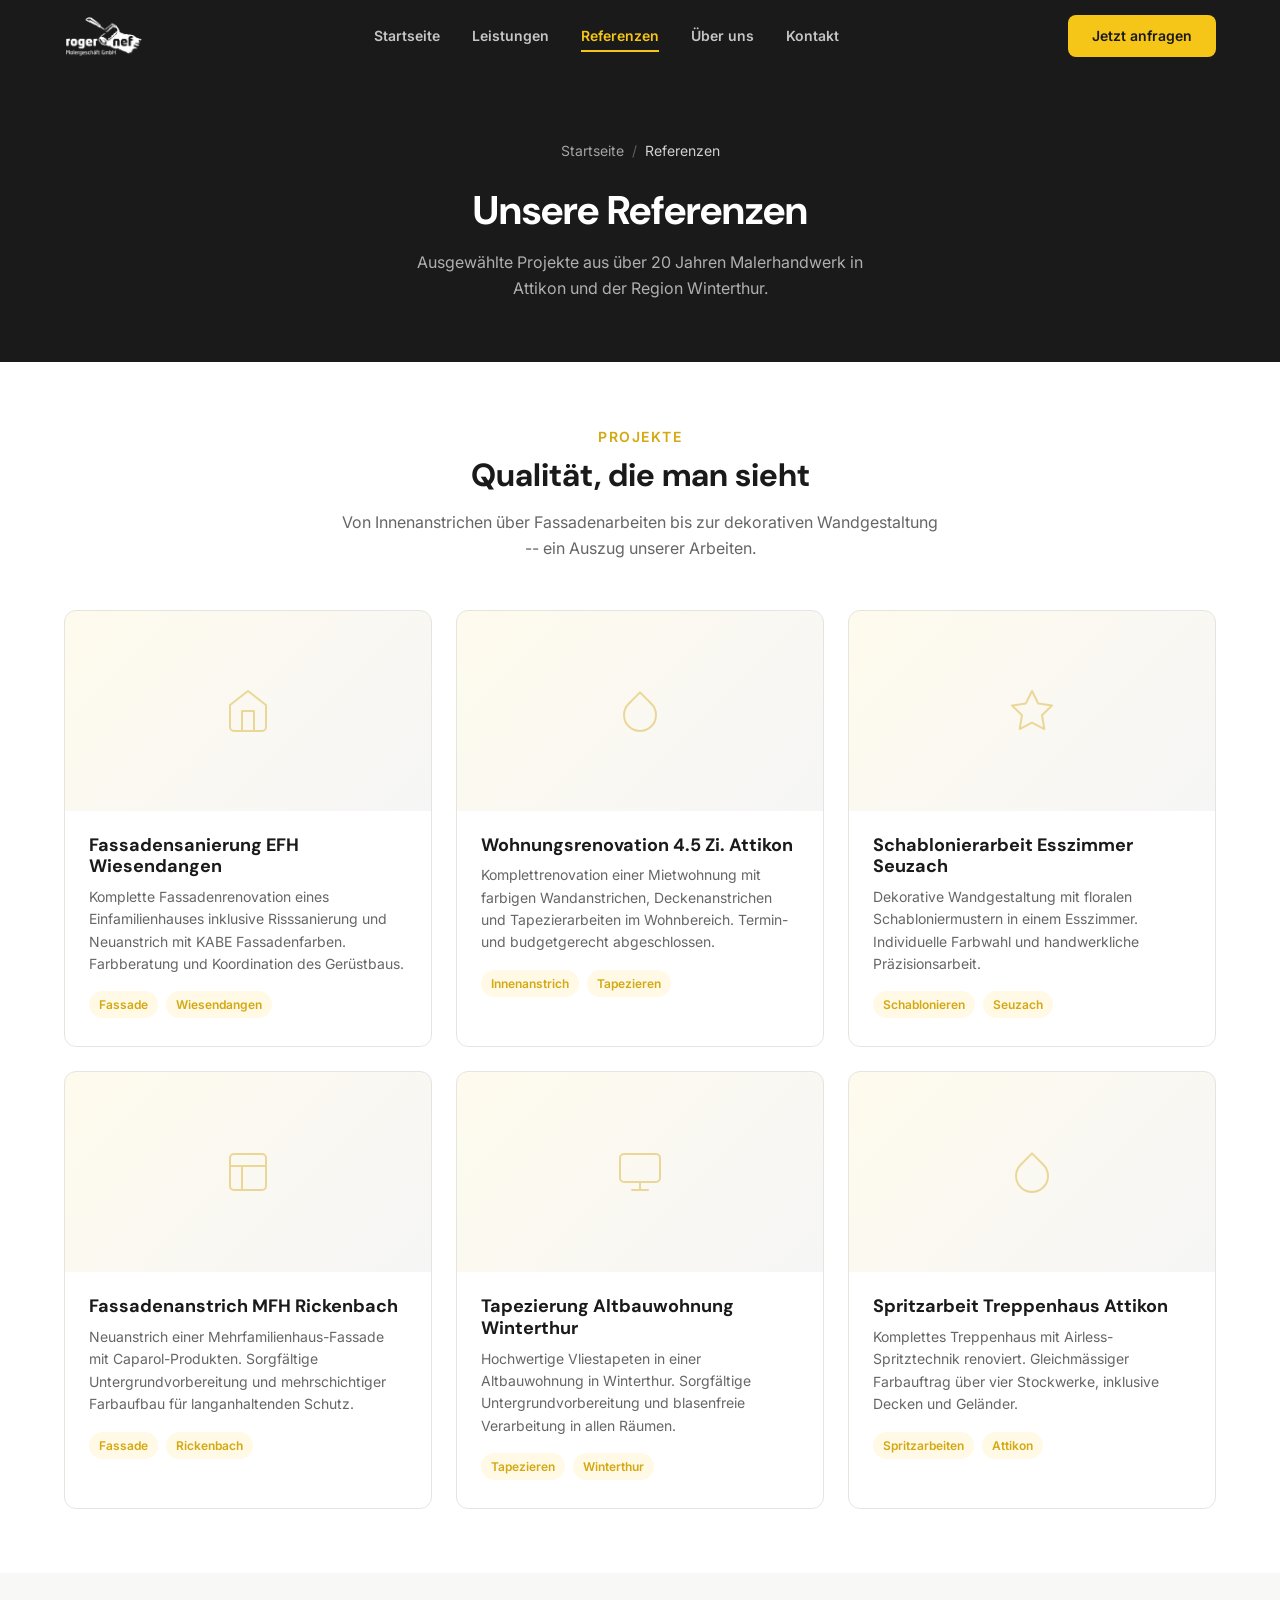
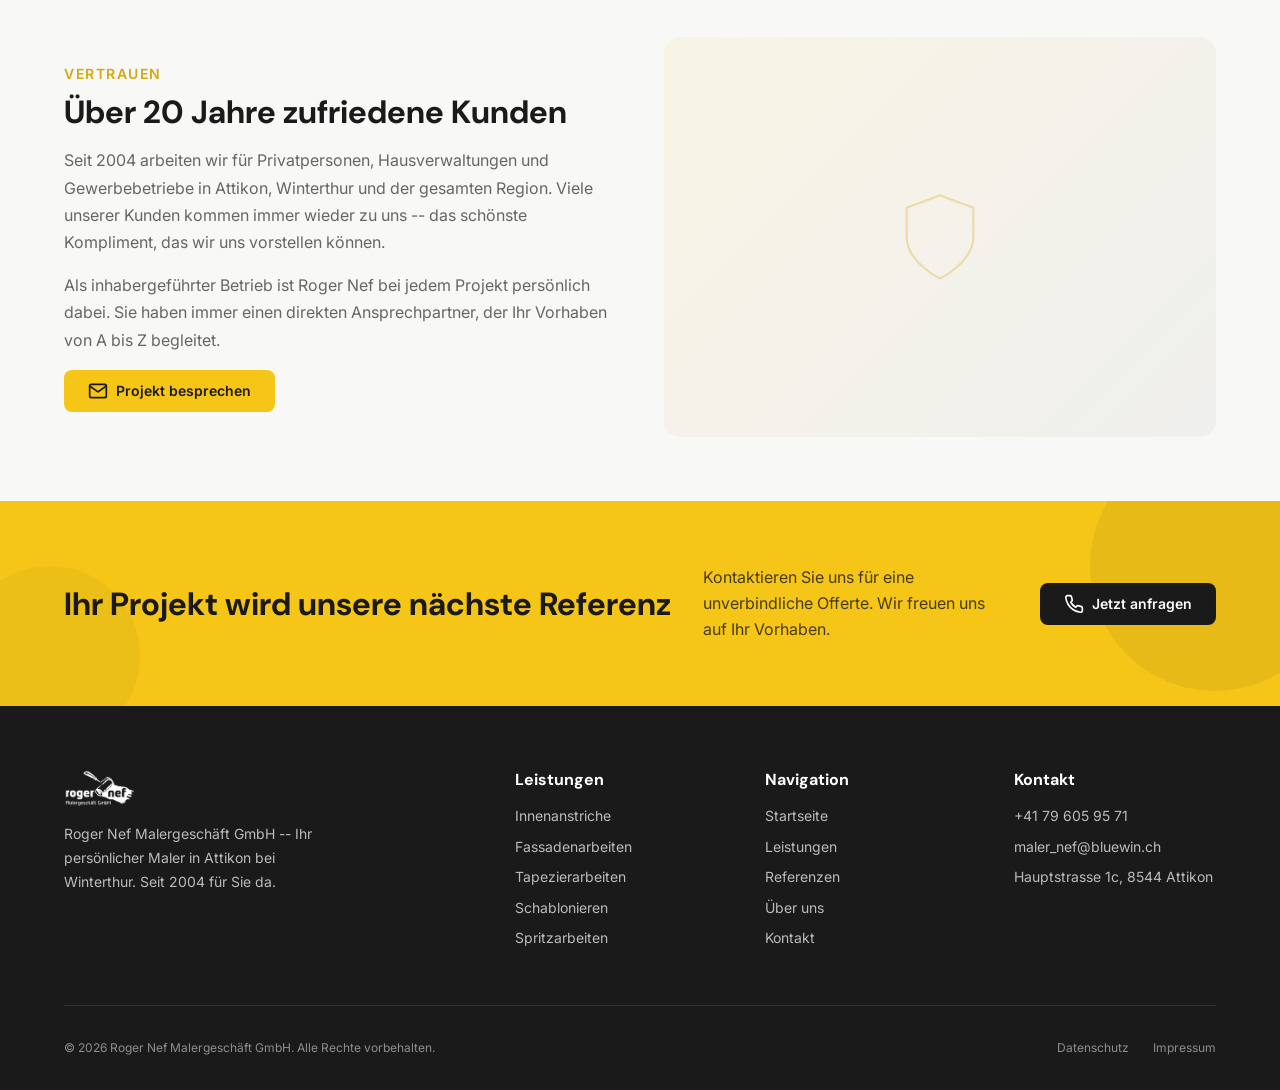
<file: referenzen.html>
<!DOCTYPE html>
<html lang="de-CH">
<head>
  <meta charset="UTF-8">
  <meta name="viewport" content="width=device-width, initial-scale=1.0">
  <title>Referenzen | Maler Nef Attikon, Region Winterthur</title>
  <meta name="description" content="Ausgewählte Referenzen von Roger Nef Malergeschäft GmbH. Innenanstriche, Fassaden, Tapezierarbeiten und Schablonieren in Attikon und Region Winterthur.">
  <meta name="robots" content="index, follow">
  <link rel="canonical" href="https://malernef-redesign.pages.dev/referenzen.html">
  <meta property="og:title" content="Referenzen | Maler Nef Attikon">
  <meta property="og:description" content="Projekte und Referenzen: Innenanstriche, Fassaden, Tapezieren und mehr. Maler Nef, Attikon bei Winterthur.">
  <meta property="og:url" content="https://malernef-redesign.pages.dev/referenzen.html">
  <meta property="og:type" content="website">
  <meta property="og:locale" content="de_CH">
  <link href="https://fonts.googleapis.com/css2?family=DM+Sans:wght@500;700&family=Inter:wght@300;400;600&display=swap" rel="stylesheet">
  <link rel="stylesheet" href="style.css">
  <link rel="icon" type="image/svg+xml" href="data:image/svg+xml,<svg xmlns='http://www.w3.org/2000/svg' viewBox='0 0 32 32'><rect width='32' height='32' rx='6' fill='%23F5C518'/><text x='50%25' y='55%25' text-anchor='middle' dominant-baseline='central' font-size='11' font-weight='bold' fill='%231A1A1A'>NEF</text></svg>">
  <script type="application/ld+json">
  {
    "@context": "https://schema.org",
    "@type": "BreadcrumbList",
    "itemListElement": [
      { "@type": "ListItem", "position": 1, "name": "Startseite", "item": "https://malernef-redesign.pages.dev/" },
      { "@type": "ListItem", "position": 2, "name": "Referenzen", "item": "https://malernef-redesign.pages.dev/referenzen.html" }
    ]
  }
  </script>
</head>
<body>

  <!-- HEADER -->
  <header class="site-header" id="header">
    <div class="container header-inner">
      <a href="index.html" class="logo"><img src="images/logo.png" alt="Roger Nef Malergeschäft GmbH" class="logo-img"></a>
      <nav class="main-nav" id="mainNav" aria-label="Hauptnavigation">
        <ul>
          <li><a href="index.html">Startseite</a></li>
          <li><a href="leistungen.html">Leistungen</a></li>
          <li><a href="referenzen.html" class="active">Referenzen</a></li>
          <li><a href="ueber-uns.html">Über uns</a></li>
          <li><a href="kontakt.html">Kontakt</a></li>
        </ul>
      </nav>
      <a href="kontakt.html" class="btn btn-primary">Jetzt anfragen</a>
      <button class="mobile-toggle" id="mobileToggle" aria-label="Menü öffnen"><span></span><span></span><span></span></button>
    </div>
  </header>

  <!-- PAGE HEADER -->
  <section class="page-header">
    <div class="container">
      <nav class="breadcrumb" aria-label="Breadcrumb">
        <a href="index.html">Startseite</a>
        <span>/</span>
        <span class="current">Referenzen</span>
      </nav>
      <h1>Unsere Referenzen</h1>
      <p>Ausgewählte Projekte aus über 20 Jahren Malerhandwerk in Attikon und der Region Winterthur.</p>
    </div>
  </section>

  <main>

  <!-- REFERENZEN GRID -->
  <section class="section">
    <div class="container">
      <div class="section-header">
        <span class="section-label">Projekte</span>
        <h2>Qualität, die man sieht</h2>
        <p>Von Innenanstrichen über Fassadenarbeiten bis zur dekorativen Wandgestaltung -- ein Auszug unserer Arbeiten.</p>
      </div>
      <div class="ref-grid">
        <div class="ref-card">
          <div class="ref-card-img">
            <svg width="48" height="48" viewBox="0 0 24 24" fill="none" stroke="var(--color-primary-dark)" stroke-width="1" stroke-linecap="round" stroke-linejoin="round" opacity="0.4"><path d="M3 9l9-7 9 7v11a2 2 0 01-2 2H5a2 2 0 01-2-2z"/><polyline points="9 22 9 12 15 12 15 22"/></svg>
          </div>
          <div class="ref-card-body">
            <h3>Fassadensanierung EFH Wiesendangen</h3>
            <p>Komplette Fassadenrenovation eines Einfamilienhauses inklusive Risssanierung und Neuanstrich mit KABE Fassadenfarben. Farbberatung und Koordination des Gerüstbaus.</p>
            <span class="ref-tag">Fassade</span>
            <span class="ref-tag">Wiesendangen</span>
          </div>
        </div>
        <div class="ref-card">
          <div class="ref-card-img">
            <svg width="48" height="48" viewBox="0 0 24 24" fill="none" stroke="var(--color-primary-dark)" stroke-width="1" stroke-linecap="round" stroke-linejoin="round" opacity="0.4"><path d="M12 2.69l5.66 5.66a8 8 0 11-11.31 0z"/></svg>
          </div>
          <div class="ref-card-body">
            <h3>Wohnungsrenovation 4.5 Zi. Attikon</h3>
            <p>Komplettrenovation einer Mietwohnung mit farbigen Wandanstrichen, Deckenanstrichen und Tapezierarbeiten im Wohnbereich. Termin- und budgetgerecht abgeschlossen.</p>
            <span class="ref-tag">Innenanstrich</span>
            <span class="ref-tag">Tapezieren</span>
          </div>
        </div>
        <div class="ref-card">
          <div class="ref-card-img">
            <svg width="48" height="48" viewBox="0 0 24 24" fill="none" stroke="var(--color-primary-dark)" stroke-width="1" stroke-linecap="round" stroke-linejoin="round" opacity="0.4"><polygon points="12 2 15.09 8.26 22 9.27 17 14.14 18.18 21.02 12 17.77 5.82 21.02 7 14.14 2 9.27 8.91 8.26 12 2"/></svg>
          </div>
          <div class="ref-card-body">
            <h3>Schablonierarbeit Esszimmer Seuzach</h3>
            <p>Dekorative Wandgestaltung mit floralen Schabloniermustern in einem Esszimmer. Individuelle Farbwahl und handwerkliche Präzisionsarbeit.</p>
            <span class="ref-tag">Schablonieren</span>
            <span class="ref-tag">Seuzach</span>
          </div>
        </div>
        <div class="ref-card">
          <div class="ref-card-img">
            <svg width="48" height="48" viewBox="0 0 24 24" fill="none" stroke="var(--color-primary-dark)" stroke-width="1" stroke-linecap="round" stroke-linejoin="round" opacity="0.4"><rect x="3" y="3" width="18" height="18" rx="2" ry="2"/><line x1="3" y1="9" x2="21" y2="9"/><line x1="9" y1="21" x2="9" y2="9"/></svg>
          </div>
          <div class="ref-card-body">
            <h3>Fassadenanstrich MFH Rickenbach</h3>
            <p>Neuanstrich einer Mehrfamilienhaus-Fassade mit Caparol-Produkten. Sorgfältige Untergrundvorbereitung und mehrschichtiger Farbaufbau für langanhaltenden Schutz.</p>
            <span class="ref-tag">Fassade</span>
            <span class="ref-tag">Rickenbach</span>
          </div>
        </div>
        <div class="ref-card">
          <div class="ref-card-img">
            <svg width="48" height="48" viewBox="0 0 24 24" fill="none" stroke="var(--color-primary-dark)" stroke-width="1" stroke-linecap="round" stroke-linejoin="round" opacity="0.4"><rect x="2" y="3" width="20" height="14" rx="2" ry="2"/><line x1="8" y1="21" x2="16" y2="21"/><line x1="12" y1="17" x2="12" y2="21"/></svg>
          </div>
          <div class="ref-card-body">
            <h3>Tapezierung Altbauwohnung Winterthur</h3>
            <p>Hochwertige Vliestapeten in einer Altbauwohnung in Winterthur. Sorgfältige Untergrundvorbereitung und blasenfreie Verarbeitung in allen Räumen.</p>
            <span class="ref-tag">Tapezieren</span>
            <span class="ref-tag">Winterthur</span>
          </div>
        </div>
        <div class="ref-card">
          <div class="ref-card-img">
            <svg width="48" height="48" viewBox="0 0 24 24" fill="none" stroke="var(--color-primary-dark)" stroke-width="1" stroke-linecap="round" stroke-linejoin="round" opacity="0.4"><path d="M12 2.69l5.66 5.66a8 8 0 11-11.31 0z"/></svg>
          </div>
          <div class="ref-card-body">
            <h3>Spritzarbeit Treppenhaus Attikon</h3>
            <p>Komplettes Treppenhaus mit Airless-Spritztechnik renoviert. Gleichmässiger Farbauftrag über vier Stockwerke, inklusive Decken und Geländer.</p>
            <span class="ref-tag">Spritzarbeiten</span>
            <span class="ref-tag">Attikon</span>
          </div>
        </div>
      </div>
    </div>
  </section>

  <!-- VERTRAUEN -->
  <section class="section section-light">
    <div class="container">
      <div class="text-image">
        <div class="text-image-content">
          <span class="section-label">Vertrauen</span>
          <h2>Über 20 Jahre zufriedene Kunden</h2>
          <p>Seit 2004 arbeiten wir für Privatpersonen, Hausverwaltungen und Gewerbebetriebe in Attikon, Winterthur und der gesamten Region. Viele unserer Kunden kommen immer wieder zu uns -- das schönste Kompliment, das wir uns vorstellen können.</p>
          <p>Als inhabergeführter Betrieb ist Roger Nef bei jedem Projekt persönlich dabei. Sie haben immer einen direkten Ansprechpartner, der Ihr Vorhaben von A bis Z begleitet.</p>
          <a href="kontakt.html" class="btn btn-primary">
            <svg width="20" height="20" viewBox="0 0 24 24" fill="none" stroke="currentColor" stroke-width="2" stroke-linecap="round" stroke-linejoin="round"><path d="M4 4h16c1.1 0 2 .9 2 2v12c0 1.1-.9 2-2 2H4c-1.1 0-2-.9-2-2V6c0-1.1.9-2 2-2z"/><polyline points="22,6 12,13 2,6"/></svg>
            Projekt besprechen
          </a>
        </div>
        <div class="text-image-visual">
          <svg width="100" height="100" viewBox="0 0 24 24" fill="none" stroke="var(--color-primary-dark)" stroke-width="0.5" stroke-linecap="round" stroke-linejoin="round" opacity="0.3"><path d="M12 22s8-4 8-10V5l-8-3-8 3v7c0 6 8 10 8 10z"/></svg>
        </div>
      </div>
    </div>
  </section>

  </main>

  <!-- CTA – Yellow Banner -->
  <section class="cta-banner-yellow">
    <div class="cta-banner-yellow-deco"></div>
    <div class="cta-banner-yellow-deco-2"></div>
    <div class="container">
      <h2>Ihr Projekt wird unsere nächste Referenz</h2>
      <p>Kontaktieren Sie uns für eine unverbindliche Offerte. Wir freuen uns auf Ihr Vorhaben.</p>
      <a href="kontakt.html" class="btn btn-dark">
        <svg width="20" height="20" viewBox="0 0 24 24" fill="none" stroke="currentColor" stroke-width="2" stroke-linecap="round" stroke-linejoin="round"><path d="M22 16.92v3a2 2 0 01-2.18 2 19.79 19.79 0 01-8.63-3.07 19.5 19.5 0 01-6-6 19.79 19.79 0 01-3.07-8.67A2 2 0 014.11 2h3a2 2 0 012 1.72c.127.96.361 1.903.7 2.81a2 2 0 01-.45 2.11L8.09 9.91a16 16 0 006 6l1.27-1.27a2 2 0 012.11-.45c.907.339 1.85.573 2.81.7A2 2 0 0122 16.92z"/></svg>
        Jetzt anfragen
      </a>
    </div>
  </section>

  <!-- FOOTER -->
  <footer class="site-footer">
    <div class="container">
      <div class="footer-grid">
        <div class="footer-brand">
          <img src="images/logo.png" alt="Roger Nef Malergeschäft GmbH" class="logo-img footer-logo-img">
          <p>Roger Nef Malergeschäft GmbH -- Ihr persönlicher Maler in Attikon bei Winterthur. Seit 2004 für Sie da.</p>
        </div>
        <div class="footer-col">
          <h4>Leistungen</h4>
          <a href="leistungen/innenanstriche.html">Innenanstriche</a>
          <a href="leistungen/fassaden.html">Fassadenarbeiten</a>
          <a href="leistungen/tapezieren.html">Tapezierarbeiten</a>
          <a href="leistungen/schablonieren.html">Schablonieren</a>
          <a href="leistungen/spritzarbeiten.html">Spritzarbeiten</a>
        </div>
        <div class="footer-col">
          <h4>Navigation</h4>
          <a href="index.html">Startseite</a>
          <a href="leistungen.html">Leistungen</a>
          <a href="referenzen.html">Referenzen</a>
          <a href="ueber-uns.html">Über uns</a>
          <a href="kontakt.html">Kontakt</a>
        </div>
        <div class="footer-col">
          <h4>Kontakt</h4>
          <a href="tel:+41796059571">+41 79 605 95 71</a>
          <a href="mailto:maler_nef@bluewin.ch">maler_nef@bluewin.ch</a>
          <a href="kontakt.html">Hauptstrasse 1c, 8544 Attikon</a>
        </div>
      </div>
      <div class="footer-bottom">
        <p>&copy; 2026 Roger Nef Malergeschäft GmbH. Alle Rechte vorbehalten.</p>
        <div class="legal-links">
          <a href="#">Datenschutz</a>
          <a href="#">Impressum</a>
        </div>
      </div>
    </div>
  </footer>

  <script>
    document.getElementById('mobileToggle').addEventListener('click', function() {
      document.getElementById('mainNav').classList.toggle('active');
    });
    window.addEventListener('scroll', function() {
      document.getElementById('header').classList.toggle('scrolled', window.scrollY > 20);
    });
  </script>
</body>
</html>
</file>
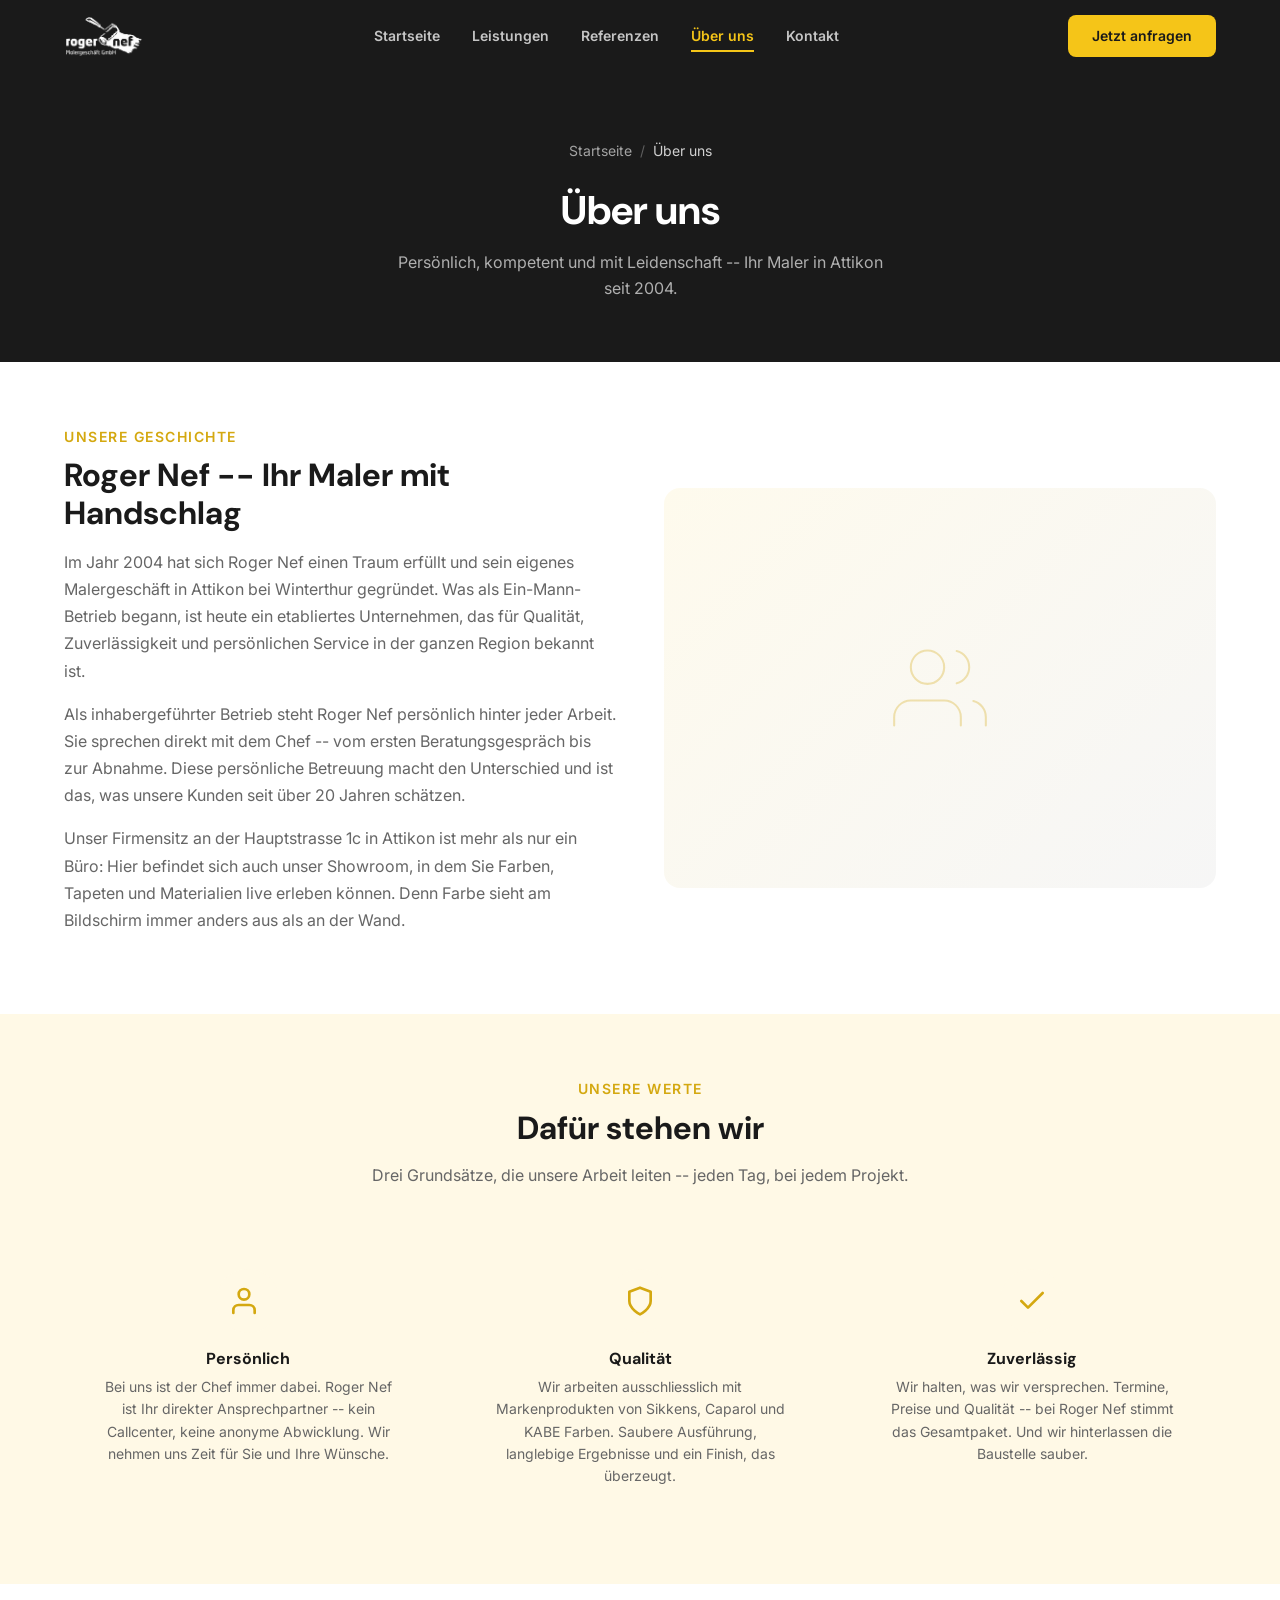
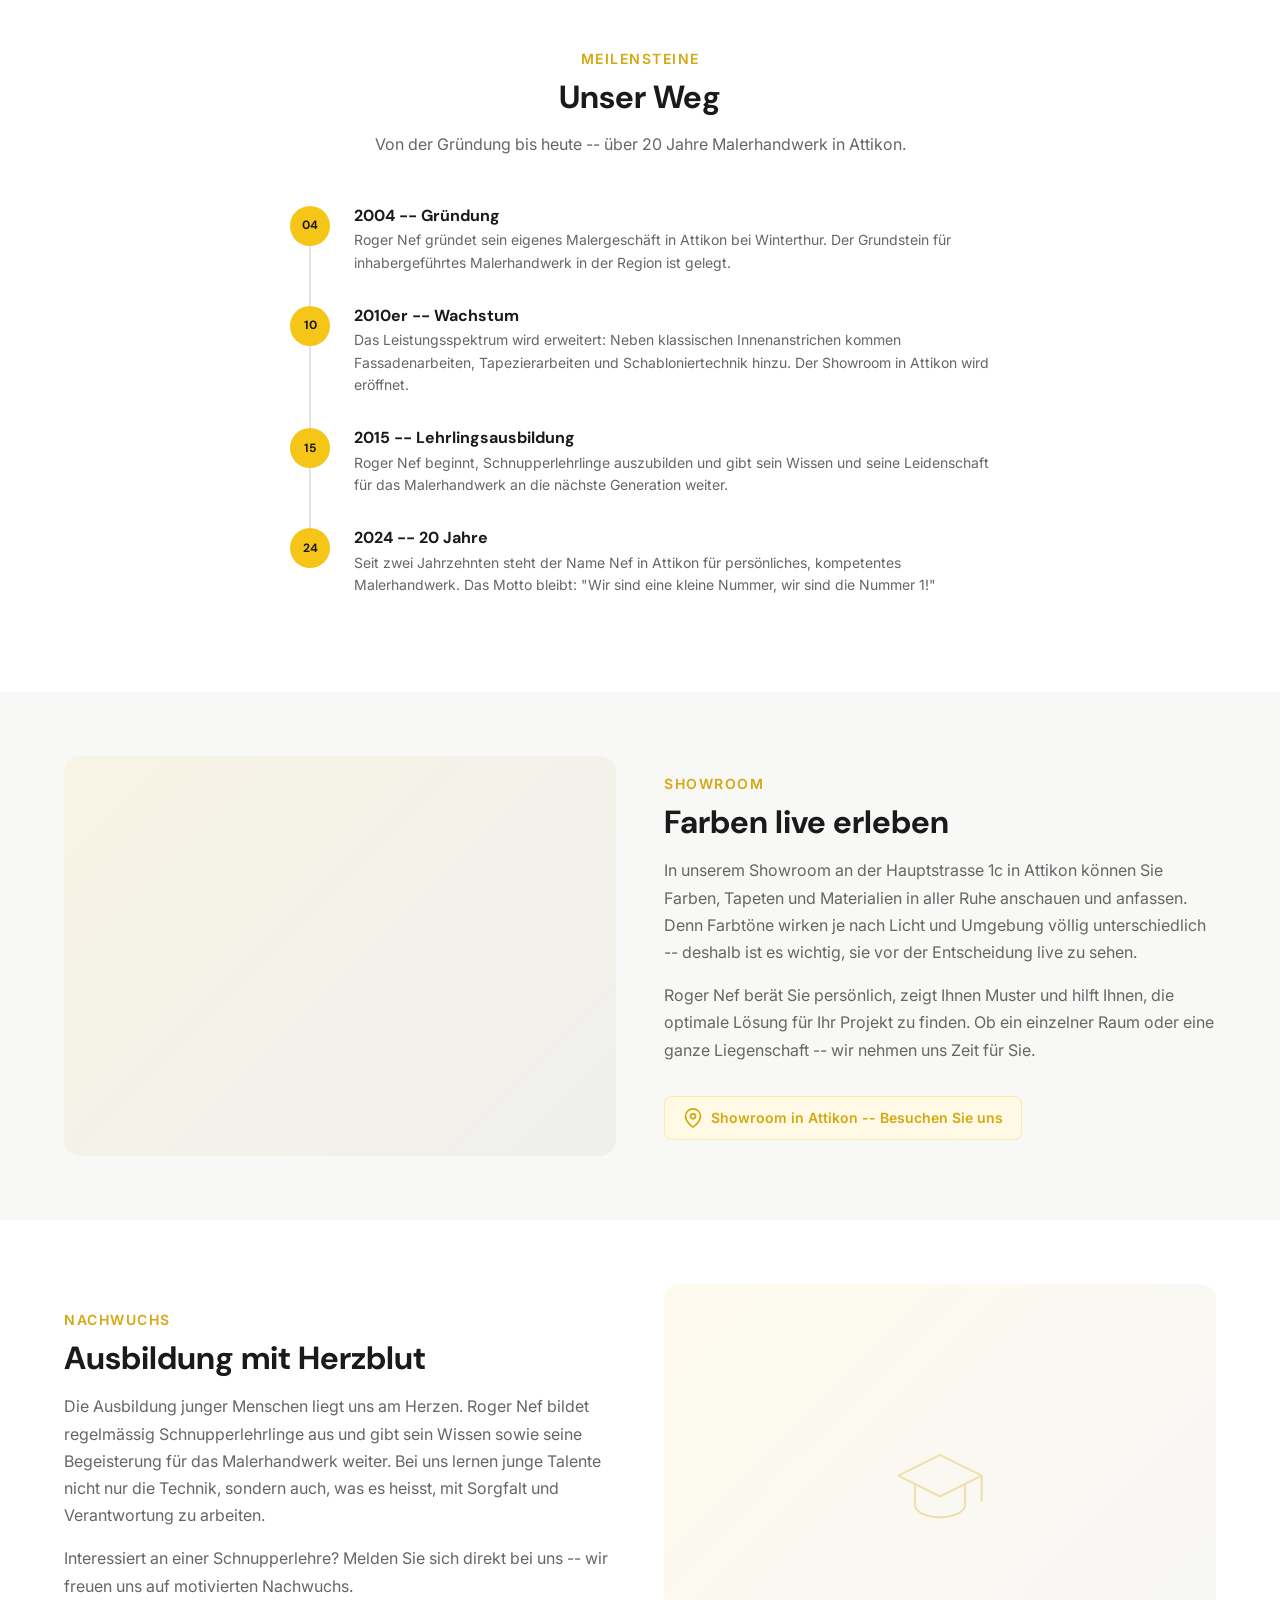
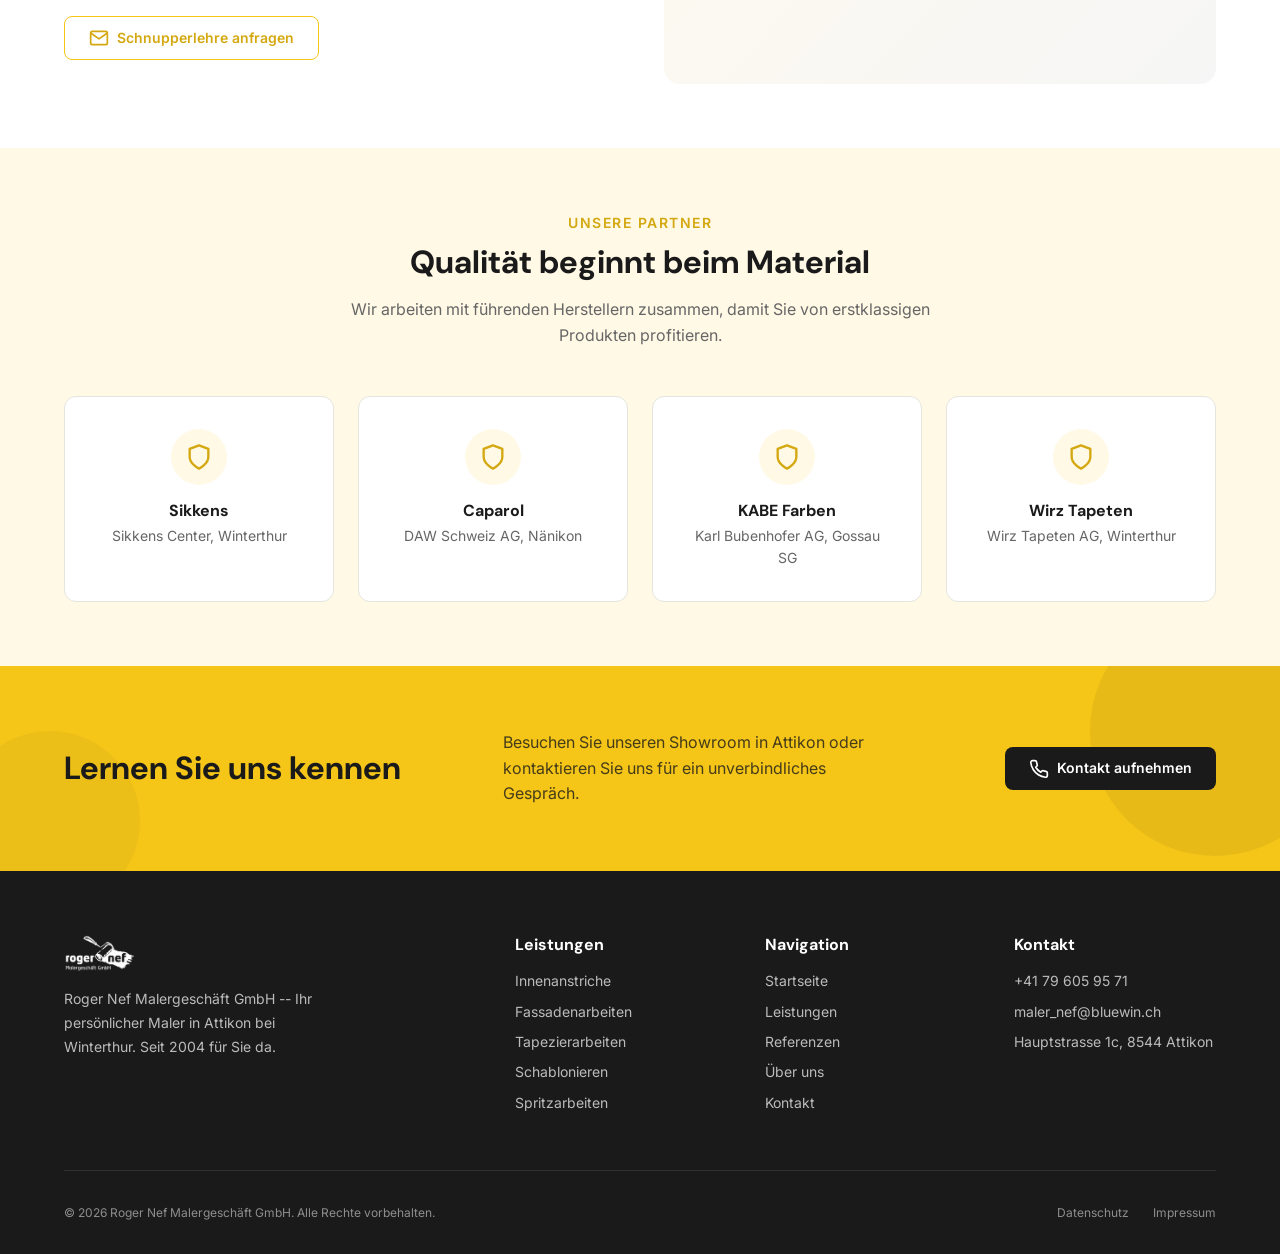
<file: ueber-uns.html>
<!DOCTYPE html>
<html lang="de-CH">
<head>
  <meta charset="UTF-8">
  <meta name="viewport" content="width=device-width, initial-scale=1.0">
  <title>Über uns | Roger Nef Malergeschäft Attikon</title>
  <meta name="description" content="Roger Nef Malergeschäft GmbH: Inhabergeführt seit 2004 in Attikon. Persönlich, kompetent und mit Showroom. Maler Winterthur und Region.">
  <meta name="robots" content="index, follow">
  <link rel="canonical" href="https://malernef-redesign.pages.dev/ueber-uns.html">
  <meta property="og:title" content="Über uns | Roger Nef Malergeschäft Attikon">
  <meta property="og:description" content="Inhabergeführtes Malergeschäft seit 2004 in Attikon. Persönlich, kompetent, mit Showroom und Lehrlingsausbildung.">
  <meta property="og:url" content="https://malernef-redesign.pages.dev/ueber-uns.html">
  <meta property="og:type" content="website">
  <meta property="og:locale" content="de_CH">
  <link href="https://fonts.googleapis.com/css2?family=DM+Sans:wght@500;700&family=Inter:wght@300;400;600&display=swap" rel="stylesheet">
  <link rel="stylesheet" href="style.css">
  <link rel="icon" type="image/svg+xml" href="data:image/svg+xml,<svg xmlns='http://www.w3.org/2000/svg' viewBox='0 0 32 32'><rect width='32' height='32' rx='6' fill='%23F5C518'/><text x='50%25' y='55%25' text-anchor='middle' dominant-baseline='central' font-size='11' font-weight='bold' fill='%231A1A1A'>NEF</text></svg>">
  <script type="application/ld+json">
  {
    "@context": "https://schema.org",
    "@type": "BreadcrumbList",
    "itemListElement": [
      { "@type": "ListItem", "position": 1, "name": "Startseite", "item": "https://malernef-redesign.pages.dev/" },
      { "@type": "ListItem", "position": 2, "name": "Über uns", "item": "https://malernef-redesign.pages.dev/ueber-uns.html" }
    ]
  }
  </script>
</head>
<body>

  <!-- HEADER -->
  <header class="site-header" id="header">
    <div class="container header-inner">
      <a href="index.html" class="logo"><img src="images/logo.png" alt="Roger Nef Malergeschäft GmbH" class="logo-img"></a>
      <nav class="main-nav" id="mainNav" aria-label="Hauptnavigation">
        <ul>
          <li><a href="index.html">Startseite</a></li>
          <li><a href="leistungen.html">Leistungen</a></li>
          <li><a href="referenzen.html">Referenzen</a></li>
          <li><a href="ueber-uns.html" class="active">Über uns</a></li>
          <li><a href="kontakt.html">Kontakt</a></li>
        </ul>
      </nav>
      <a href="kontakt.html" class="btn btn-primary">Jetzt anfragen</a>
      <button class="mobile-toggle" id="mobileToggle" aria-label="Menü öffnen"><span></span><span></span><span></span></button>
    </div>
  </header>

  <!-- PAGE HEADER -->
  <section class="page-header">
    <div class="container">
      <nav class="breadcrumb" aria-label="Breadcrumb">
        <a href="index.html">Startseite</a>
        <span>/</span>
        <span class="current">Über uns</span>
      </nav>
      <h1>Über uns</h1>
      <p>Persönlich, kompetent und mit Leidenschaft -- Ihr Maler in Attikon seit 2004.</p>
    </div>
  </section>

  <main>

  <!-- INTRO -->
  <section class="section">
    <div class="container">
      <div class="text-image">
        <div class="text-image-content">
          <span class="section-label">Unsere Geschichte</span>
          <h2>Roger Nef -- Ihr Maler mit Handschlag</h2>
          <p>Im Jahr 2004 hat sich Roger Nef einen Traum erfüllt und sein eigenes Malergeschäft in Attikon bei Winterthur gegründet. Was als Ein-Mann-Betrieb begann, ist heute ein etabliertes Unternehmen, das für Qualität, Zuverlässigkeit und persönlichen Service in der ganzen Region bekannt ist.</p>
          <p>Als inhabergeführter Betrieb steht Roger Nef persönlich hinter jeder Arbeit. Sie sprechen direkt mit dem Chef -- vom ersten Beratungsgespräch bis zur Abnahme. Diese persönliche Betreuung macht den Unterschied und ist das, was unsere Kunden seit über 20 Jahren schätzen.</p>
          <p>Unser Firmensitz an der Hauptstrasse 1c in Attikon ist mehr als nur ein Büro: Hier befindet sich auch unser Showroom, in dem Sie Farben, Tapeten und Materialien live erleben können. Denn Farbe sieht am Bildschirm immer anders aus als an der Wand.</p>
        </div>
        <div class="text-image-visual">
          <svg width="100" height="100" viewBox="0 0 24 24" fill="none" stroke="var(--color-primary-dark)" stroke-width="0.5" stroke-linecap="round" stroke-linejoin="round" opacity="0.3"><path d="M17 21v-2a4 4 0 00-4-4H5a4 4 0 00-4 4v2"/><circle cx="9" cy="7" r="4"/><path d="M23 21v-2a4 4 0 00-3-3.87"/><path d="M16 3.13a4 4 0 010 7.75"/></svg>
        </div>
      </div>
    </div>
  </section>

  <!-- WERTE -->
  <section class="section section-warm">
    <div class="container">
      <div class="section-header">
        <span class="section-label">Unsere Werte</span>
        <h2>Dafür stehen wir</h2>
        <p>Drei Grundsätze, die unsere Arbeit leiten -- jeden Tag, bei jedem Projekt.</p>
      </div>
      <div class="about-values">
        <div class="value-item">
          <div class="value-icon">
            <svg width="32" height="32" viewBox="0 0 24 24" fill="none" stroke="var(--color-primary-dark)" stroke-width="2" stroke-linecap="round" stroke-linejoin="round"><path d="M17 21v-2a4 4 0 00-4-4H5a4 4 0 00-4 4v2"/><circle cx="9" cy="7" r="4"/></svg>
          </div>
          <h4>Persönlich</h4>
          <p>Bei uns ist der Chef immer dabei. Roger Nef ist Ihr direkter Ansprechpartner -- kein Callcenter, keine anonyme Abwicklung. Wir nehmen uns Zeit für Sie und Ihre Wünsche.</p>
        </div>
        <div class="value-item">
          <div class="value-icon">
            <svg width="32" height="32" viewBox="0 0 24 24" fill="none" stroke="var(--color-primary-dark)" stroke-width="2" stroke-linecap="round" stroke-linejoin="round"><path d="M12 22s8-4 8-10V5l-8-3-8 3v7c0 6 8 10 8 10z"/></svg>
          </div>
          <h4>Qualität</h4>
          <p>Wir arbeiten ausschliesslich mit Markenprodukten von Sikkens, Caparol und KABE Farben. Saubere Ausführung, langlebige Ergebnisse und ein Finish, das überzeugt.</p>
        </div>
        <div class="value-item">
          <div class="value-icon">
            <svg width="32" height="32" viewBox="0 0 24 24" fill="none" stroke="var(--color-primary-dark)" stroke-width="2" stroke-linecap="round" stroke-linejoin="round"><polyline points="20 6 9 17 4 12"/></svg>
          </div>
          <h4>Zuverlässig</h4>
          <p>Wir halten, was wir versprechen. Termine, Preise und Qualität -- bei Roger Nef stimmt das Gesamtpaket. Und wir hinterlassen die Baustelle sauber.</p>
        </div>
      </div>
    </div>
  </section>

  <!-- MEILENSTEINE -->
  <section class="section">
    <div class="container">
      <div class="section-header">
        <span class="section-label">Meilensteine</span>
        <h2>Unser Weg</h2>
        <p>Von der Gründung bis heute -- über 20 Jahre Malerhandwerk in Attikon.</p>
      </div>
      <div class="timeline">
        <div class="timeline-item">
          <div class="timeline-dot">04</div>
          <div class="timeline-content">
            <h4>2004 -- Gründung</h4>
            <p>Roger Nef gründet sein eigenes Malergeschäft in Attikon bei Winterthur. Der Grundstein für inhabergeführtes Malerhandwerk in der Region ist gelegt.</p>
          </div>
        </div>
        <div class="timeline-item">
          <div class="timeline-dot">10</div>
          <div class="timeline-content">
            <h4>2010er -- Wachstum</h4>
            <p>Das Leistungsspektrum wird erweitert: Neben klassischen Innenanstrichen kommen Fassadenarbeiten, Tapezierarbeiten und Schabloniertechnik hinzu. Der Showroom in Attikon wird eröffnet.</p>
          </div>
        </div>
        <div class="timeline-item">
          <div class="timeline-dot">15</div>
          <div class="timeline-content">
            <h4>2015 -- Lehrlingsausbildung</h4>
            <p>Roger Nef beginnt, Schnupperlehrlinge auszubilden und gibt sein Wissen und seine Leidenschaft für das Malerhandwerk an die nächste Generation weiter.</p>
          </div>
        </div>
        <div class="timeline-item">
          <div class="timeline-dot">24</div>
          <div class="timeline-content">
            <h4>2024 -- 20 Jahre</h4>
            <p>Seit zwei Jahrzehnten steht der Name Nef in Attikon für persönliches, kompetentes Malerhandwerk. Das Motto bleibt: "Wir sind eine kleine Nummer, wir sind die Nummer 1!"</p>
          </div>
        </div>
      </div>
    </div>
  </section>

  <!-- SHOWROOM -->
  <section class="section section-light">
    <div class="container">
      <div class="text-image">
        <div class="text-image-visual" style="order: -1;"></div>
        <div class="text-image-content">
          <span class="section-label">Showroom</span>
          <h2>Farben live erleben</h2>
          <p>In unserem Showroom an der Hauptstrasse 1c in Attikon können Sie Farben, Tapeten und Materialien in aller Ruhe anschauen und anfassen. Denn Farbtöne wirken je nach Licht und Umgebung völlig unterschiedlich -- deshalb ist es wichtig, sie vor der Entscheidung live zu sehen.</p>
          <p>Roger Nef berät Sie persönlich, zeigt Ihnen Muster und hilft Ihnen, die optimale Lösung für Ihr Projekt zu finden. Ob ein einzelner Raum oder eine ganze Liegenschaft -- wir nehmen uns Zeit für Sie.</p>
          <div class="showroom-badge" style="margin-top: var(--space-md);">
            <svg width="20" height="20" viewBox="0 0 24 24" fill="none" stroke="currentColor" stroke-width="2" stroke-linecap="round" stroke-linejoin="round"><path d="M21 10c0 7-9 13-9 13s-9-6-9-13a9 9 0 0118 0z"/><circle cx="12" cy="10" r="3"/></svg>
            Showroom in Attikon -- Besuchen Sie uns
          </div>
        </div>
      </div>
    </div>
  </section>

  <!-- LEHRLINGE -->
  <section class="section">
    <div class="container">
      <div class="text-image">
        <div class="text-image-content">
          <span class="section-label">Nachwuchs</span>
          <h2>Ausbildung mit Herzblut</h2>
          <p>Die Ausbildung junger Menschen liegt uns am Herzen. Roger Nef bildet regelmässig Schnupperlehrlinge aus und gibt sein Wissen sowie seine Begeisterung für das Malerhandwerk weiter. Bei uns lernen junge Talente nicht nur die Technik, sondern auch, was es heisst, mit Sorgfalt und Verantwortung zu arbeiten.</p>
          <p>Interessiert an einer Schnupperlehre? Melden Sie sich direkt bei uns -- wir freuen uns auf motivierten Nachwuchs.</p>
          <a href="kontakt.html" class="btn btn-outline">
            <svg width="20" height="20" viewBox="0 0 24 24" fill="none" stroke="currentColor" stroke-width="2" stroke-linecap="round" stroke-linejoin="round"><path d="M4 4h16c1.1 0 2 .9 2 2v12c0 1.1-.9 2-2 2H4c-1.1 0-2-.9-2-2V6c0-1.1.9-2 2-2z"/><polyline points="22,6 12,13 2,6"/></svg>
            Schnupperlehre anfragen
          </a>
        </div>
        <div class="text-image-visual">
          <svg width="100" height="100" viewBox="0 0 24 24" fill="none" stroke="var(--color-primary-dark)" stroke-width="0.5" stroke-linecap="round" stroke-linejoin="round" opacity="0.3"><path d="M22 10v6M2 10l10-5 10 5-10 5z"/><path d="M6 12v5c0 1.66 2.69 3 6 3s6-1.34 6-3v-5"/></svg>
        </div>
      </div>
    </div>
  </section>

  <!-- PARTNER -->
  <section class="section section-warm">
    <div class="container">
      <div class="section-header">
        <span class="section-label">Unsere Partner</span>
        <h2>Qualität beginnt beim Material</h2>
        <p>Wir arbeiten mit führenden Herstellern zusammen, damit Sie von erstklassigen Produkten profitieren.</p>
      </div>
      <div class="partner-grid">
        <div class="partner-card">
          <div class="partner-icon">
            <svg width="28" height="28" viewBox="0 0 24 24" fill="none" stroke="var(--color-primary-dark)" stroke-width="2" stroke-linecap="round" stroke-linejoin="round"><path d="M12 22s8-4 8-10V5l-8-3-8 3v7c0 6 8 10 8 10z"/></svg>
          </div>
          <h4>Sikkens</h4>
          <p>Sikkens Center, Winterthur</p>
        </div>
        <div class="partner-card">
          <div class="partner-icon">
            <svg width="28" height="28" viewBox="0 0 24 24" fill="none" stroke="var(--color-primary-dark)" stroke-width="2" stroke-linecap="round" stroke-linejoin="round"><path d="M12 22s8-4 8-10V5l-8-3-8 3v7c0 6 8 10 8 10z"/></svg>
          </div>
          <h4>Caparol</h4>
          <p>DAW Schweiz AG, Nänikon</p>
        </div>
        <div class="partner-card">
          <div class="partner-icon">
            <svg width="28" height="28" viewBox="0 0 24 24" fill="none" stroke="var(--color-primary-dark)" stroke-width="2" stroke-linecap="round" stroke-linejoin="round"><path d="M12 22s8-4 8-10V5l-8-3-8 3v7c0 6 8 10 8 10z"/></svg>
          </div>
          <h4>KABE Farben</h4>
          <p>Karl Bubenhofer AG, Gossau SG</p>
        </div>
        <div class="partner-card">
          <div class="partner-icon">
            <svg width="28" height="28" viewBox="0 0 24 24" fill="none" stroke="var(--color-primary-dark)" stroke-width="2" stroke-linecap="round" stroke-linejoin="round"><path d="M12 22s8-4 8-10V5l-8-3-8 3v7c0 6 8 10 8 10z"/></svg>
          </div>
          <h4>Wirz Tapeten</h4>
          <p>Wirz Tapeten AG, Winterthur</p>
        </div>
      </div>
    </div>
  </section>

  </main>

  <!-- CTA – Yellow Banner -->
  <section class="cta-banner-yellow">
    <div class="cta-banner-yellow-deco"></div>
    <div class="cta-banner-yellow-deco-2"></div>
    <div class="container">
      <h2>Lernen Sie uns kennen</h2>
      <p>Besuchen Sie unseren Showroom in Attikon oder kontaktieren Sie uns für ein unverbindliches Gespräch.</p>
      <a href="kontakt.html" class="btn btn-dark">
        <svg width="20" height="20" viewBox="0 0 24 24" fill="none" stroke="currentColor" stroke-width="2" stroke-linecap="round" stroke-linejoin="round"><path d="M22 16.92v3a2 2 0 01-2.18 2 19.79 19.79 0 01-8.63-3.07 19.5 19.5 0 01-6-6 19.79 19.79 0 01-3.07-8.67A2 2 0 014.11 2h3a2 2 0 012 1.72c.127.96.361 1.903.7 2.81a2 2 0 01-.45 2.11L8.09 9.91a16 16 0 006 6l1.27-1.27a2 2 0 012.11-.45c.907.339 1.85.573 2.81.7A2 2 0 0122 16.92z"/></svg>
        Kontakt aufnehmen
      </a>
    </div>
  </section>

  <!-- FOOTER -->
  <footer class="site-footer">
    <div class="container">
      <div class="footer-grid">
        <div class="footer-brand">
          <img src="images/logo.png" alt="Roger Nef Malergeschäft GmbH" class="logo-img footer-logo-img">
          <p>Roger Nef Malergeschäft GmbH -- Ihr persönlicher Maler in Attikon bei Winterthur. Seit 2004 für Sie da.</p>
        </div>
        <div class="footer-col">
          <h4>Leistungen</h4>
          <a href="leistungen/innenanstriche.html">Innenanstriche</a>
          <a href="leistungen/fassaden.html">Fassadenarbeiten</a>
          <a href="leistungen/tapezieren.html">Tapezierarbeiten</a>
          <a href="leistungen/schablonieren.html">Schablonieren</a>
          <a href="leistungen/spritzarbeiten.html">Spritzarbeiten</a>
        </div>
        <div class="footer-col">
          <h4>Navigation</h4>
          <a href="index.html">Startseite</a>
          <a href="leistungen.html">Leistungen</a>
          <a href="referenzen.html">Referenzen</a>
          <a href="ueber-uns.html">Über uns</a>
          <a href="kontakt.html">Kontakt</a>
        </div>
        <div class="footer-col">
          <h4>Kontakt</h4>
          <a href="tel:+41796059571">+41 79 605 95 71</a>
          <a href="mailto:maler_nef@bluewin.ch">maler_nef@bluewin.ch</a>
          <a href="kontakt.html">Hauptstrasse 1c, 8544 Attikon</a>
        </div>
      </div>
      <div class="footer-bottom">
        <p>&copy; 2026 Roger Nef Malergeschäft GmbH. Alle Rechte vorbehalten.</p>
        <div class="legal-links">
          <a href="#">Datenschutz</a>
          <a href="#">Impressum</a>
        </div>
      </div>
    </div>
  </footer>

  <script>
    document.getElementById('mobileToggle').addEventListener('click', function() {
      document.getElementById('mainNav').classList.toggle('active');
    });
    window.addEventListener('scroll', function() {
      document.getElementById('header').classList.toggle('scrolled', window.scrollY > 20);
    });
  </script>
</body>
</html>
</file>
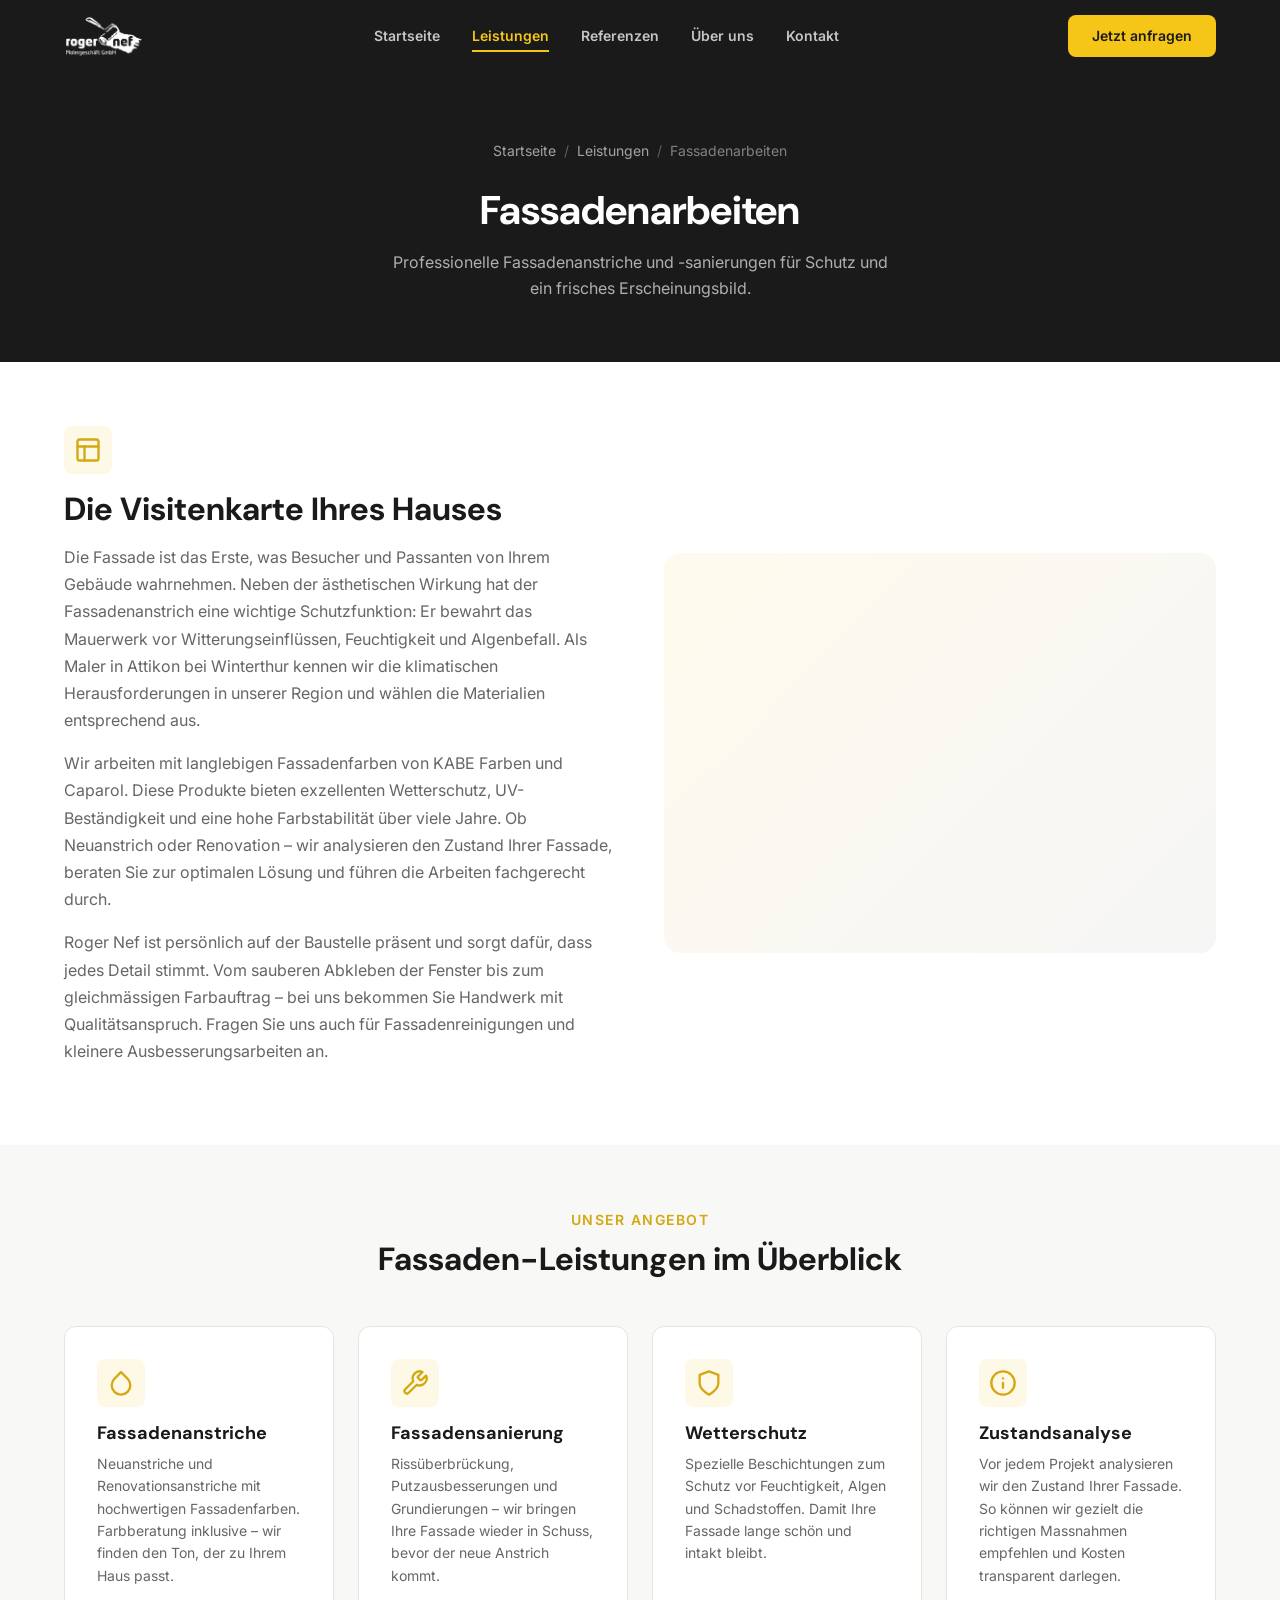
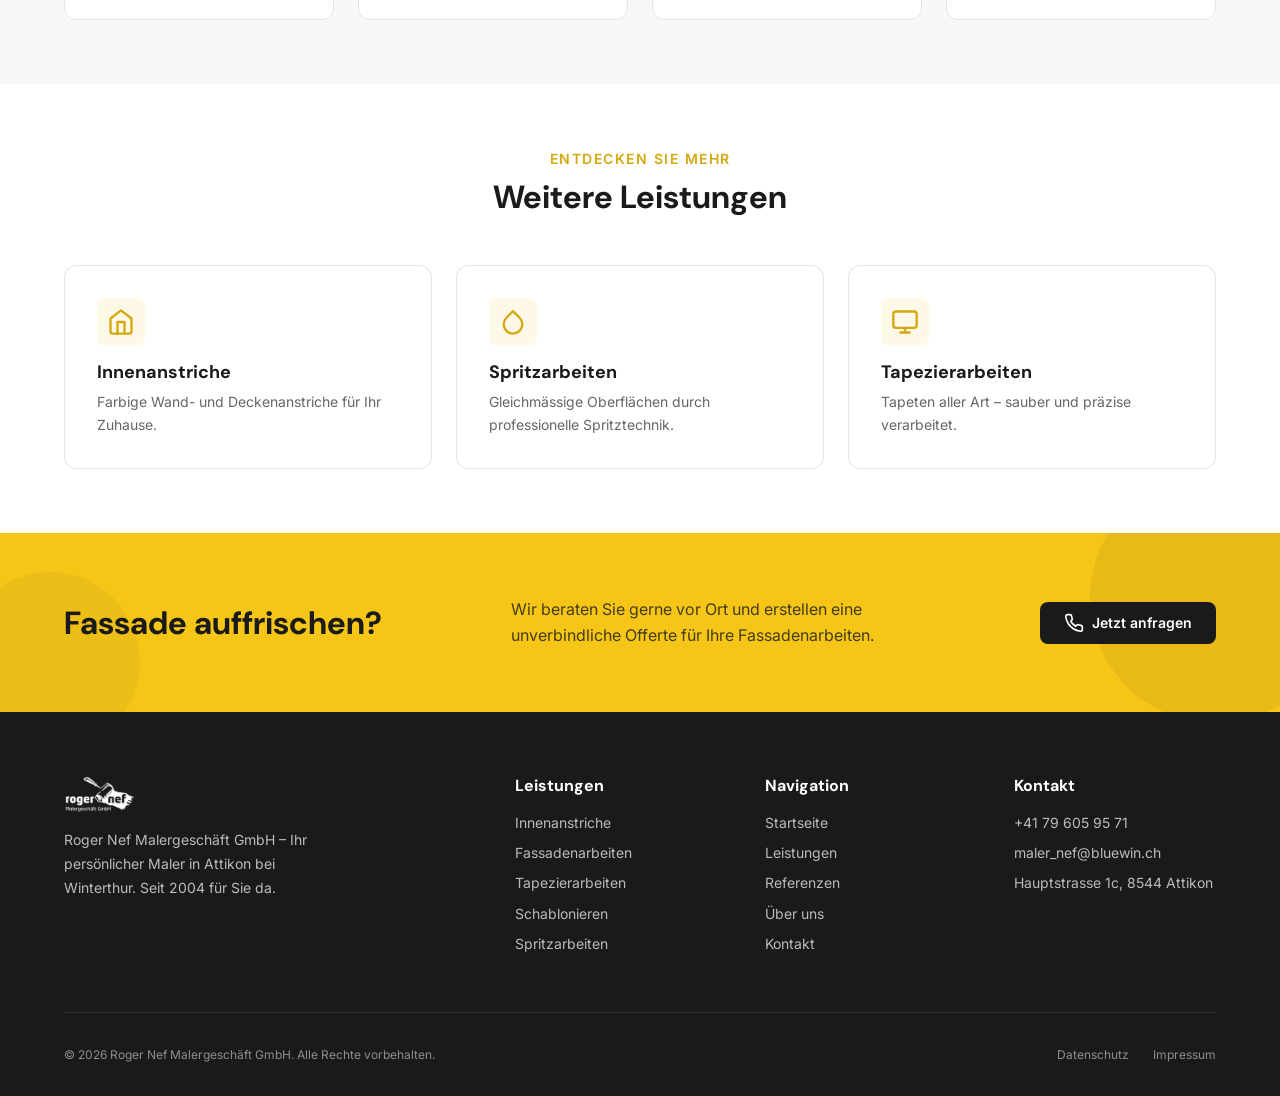
<file: leistungen/fassaden.html>
<!DOCTYPE html>
<html lang="de-CH">
<head>
  <meta charset="UTF-8">
  <meta name="viewport" content="width=device-width, initial-scale=1.0">
  <title>Fassadenarbeiten | Maler Nef Attikon</title>
  <meta name="description" content="Fassadenanstriche und Fassadensanierung vom Maler in Attikon. Professioneller Wetterschutz und frisches Erscheinungsbild – Roger Nef, Region Winterthur.">
  <meta name="robots" content="index, follow">
  <link rel="canonical" href="https://malernef-redesign.pages.dev/leistungen/fassaden.html">
  <meta property="og:title" content="Fassadenarbeiten | Maler Nef Attikon">
  <meta property="og:description" content="Fassadenanstriche und -sanierung vom Maler in Attikon bei Winterthur. Schutz und Ästhetik für Ihr Gebäude.">
  <meta property="og:url" content="https://malernef-redesign.pages.dev/leistungen/fassaden.html">
  <meta property="og:type" content="website">
  <meta property="og:locale" content="de_CH">
  <link href="https://fonts.googleapis.com/css2?family=DM+Sans:wght@500;700&family=Inter:wght@300;400;600&display=swap" rel="stylesheet">
  <link rel="stylesheet" href="../style.css">
  <link rel="icon" type="image/svg+xml" href="data:image/svg+xml,<svg xmlns='http://www.w3.org/2000/svg' viewBox='0 0 32 32'><rect width='32' height='32' rx='6' fill='%23F5C518'/><text x='50%25' y='55%25' text-anchor='middle' dominant-baseline='central' font-size='11' font-weight='bold' fill='%231A1A1A'>NEF</text></svg>">
  <script type="application/ld+json">
  [
    {"@context":"https://schema.org","@type":"BreadcrumbList","itemListElement":[{"@type":"ListItem","position":1,"name":"Startseite","item":"https://malernef-redesign.pages.dev/"},{"@type":"ListItem","position":2,"name":"Leistungen","item":"https://malernef-redesign.pages.dev/leistungen.html"},{"@type":"ListItem","position":3,"name":"Fassadenarbeiten","item":"https://malernef-redesign.pages.dev/leistungen/fassaden.html"}]},
    {"@context":"https://schema.org","@type":"Service","serviceType":"Fassadenarbeiten","provider":{"@type":"HomeAndConstructionBusiness","name":"Roger Nef Malergeschäft GmbH","address":{"@type":"PostalAddress","streetAddress":"Hauptstrasse 1c","addressLocality":"Attikon","postalCode":"8544","addressCountry":"CH"},"telephone":"+41796059571"},"areaServed":["Attikon","Winterthur","Wiesendangen","Seuzach","Rickenbach"],"description":"Fassadenanstriche und Fassadensanierung – professioneller Wetterschutz und frisches Erscheinungsbild."}
  ]
  </script>
</head>
<body>

  <header class="site-header" id="header">
    <div class="container header-inner">
      <a href="../index.html" class="logo"><img src="../images/logo.png" alt="Roger Nef Malergeschäft GmbH" class="logo-img"></a>
      <nav class="main-nav" id="mainNav" aria-label="Hauptnavigation">
        <ul>
          <li><a href="../index.html">Startseite</a></li>
          <li><a href="../leistungen.html" class="active">Leistungen</a></li>
          <li><a href="../referenzen.html">Referenzen</a></li>
          <li><a href="../ueber-uns.html">Über uns</a></li>
          <li><a href="../kontakt.html">Kontakt</a></li>
        </ul>
      </nav>
      <a href="../kontakt.html" class="btn btn-primary">Jetzt anfragen</a>
      <button class="mobile-toggle" id="mobileToggle" aria-label="Menü öffnen"><span></span><span></span><span></span></button>
    </div>
  </header>

  <section class="page-header">
    <div class="container">
      <div class="breadcrumb">
        <a href="../index.html">Startseite</a> <span>/</span> <a href="../leistungen.html">Leistungen</a> <span>/</span> Fassadenarbeiten
      </div>
      <h1>Fassadenarbeiten</h1>
      <p>Professionelle Fassadenanstriche und -sanierungen für Schutz und ein frisches Erscheinungsbild.</p>
    </div>
  </section>

  <section class="section">
    <div class="container">
      <div class="text-image">
        <div class="text-image-content">
          <div class="service-icon" style="margin: 0 0 16px;">
            <svg width="28" height="28" viewBox="0 0 24 24" fill="none" stroke="var(--color-primary-dark)" stroke-width="2" stroke-linecap="round" stroke-linejoin="round"><rect x="3" y="3" width="18" height="18" rx="2" ry="2"/><line x1="3" y1="9" x2="21" y2="9"/><line x1="9" y1="21" x2="9" y2="9"/></svg>
          </div>
          <h2>Die Visitenkarte Ihres Hauses</h2>
          <p>Die Fassade ist das Erste, was Besucher und Passanten von Ihrem Gebäude wahrnehmen. Neben der ästhetischen Wirkung hat der Fassadenanstrich eine wichtige Schutzfunktion: Er bewahrt das Mauerwerk vor Witterungseinflüssen, Feuchtigkeit und Algenbefall. Als Maler in Attikon bei Winterthur kennen wir die klimatischen Herausforderungen in unserer Region und wählen die Materialien entsprechend aus.</p>
          <p>Wir arbeiten mit langlebigen Fassadenfarben von KABE Farben und Caparol. Diese Produkte bieten exzellenten Wetterschutz, UV-Beständigkeit und eine hohe Farbstabilität über viele Jahre. Ob Neuanstrich oder Renovation – wir analysieren den Zustand Ihrer Fassade, beraten Sie zur optimalen Lösung und führen die Arbeiten fachgerecht durch.</p>
          <p>Roger Nef ist persönlich auf der Baustelle präsent und sorgt dafür, dass jedes Detail stimmt. Vom sauberen Abkleben der Fenster bis zum gleichmässigen Farbauftrag – bei uns bekommen Sie Handwerk mit Qualitätsanspruch. Fragen Sie uns auch für Fassadenreinigungen und kleinere Ausbesserungsarbeiten an.</p>
        </div>
        <div class="text-image-visual"></div>
      </div>
    </div>
  </section>

  <section class="section section-light">
    <div class="container">
      <div class="section-header">
        <span class="section-label">Unser Angebot</span>
        <h2>Fassaden-Leistungen im Überblick</h2>
      </div>
      <div class="services-grid">
        <div class="service-card">
          <div class="service-icon">
            <svg width="28" height="28" viewBox="0 0 24 24" fill="none" stroke="var(--color-primary-dark)" stroke-width="2" stroke-linecap="round" stroke-linejoin="round"><path d="M12 2.69l5.66 5.66a8 8 0 11-11.31 0z"/></svg>
          </div>
          <h3>Fassadenanstriche</h3>
          <p>Neuanstriche und Renovationsanstriche mit hochwertigen Fassadenfarben. Farbberatung inklusive – wir finden den Ton, der zu Ihrem Haus passt.</p>
        </div>
        <div class="service-card">
          <div class="service-icon">
            <svg width="28" height="28" viewBox="0 0 24 24" fill="none" stroke="var(--color-primary-dark)" stroke-width="2" stroke-linecap="round" stroke-linejoin="round"><path d="M14.7 6.3a1 1 0 000 1.4l1.6 1.6a1 1 0 001.4 0l3.77-3.77a6 6 0 01-7.94 7.94l-6.91 6.91a2.12 2.12 0 01-3-3l6.91-6.91a6 6 0 017.94-7.94l-3.76 3.76z"/></svg>
          </div>
          <h3>Fassadensanierung</h3>
          <p>Rissüberbrückung, Putzausbesserungen und Grundierungen – wir bringen Ihre Fassade wieder in Schuss, bevor der neue Anstrich kommt.</p>
        </div>
        <div class="service-card">
          <div class="service-icon">
            <svg width="28" height="28" viewBox="0 0 24 24" fill="none" stroke="var(--color-primary-dark)" stroke-width="2" stroke-linecap="round" stroke-linejoin="round"><path d="M12 22s8-4 8-10V5l-8-3-8 3v7c0 6 8 10 8 10z"/></svg>
          </div>
          <h3>Wetterschutz</h3>
          <p>Spezielle Beschichtungen zum Schutz vor Feuchtigkeit, Algen und Schadstoffen. Damit Ihre Fassade lange schön und intakt bleibt.</p>
        </div>
        <div class="service-card">
          <div class="service-icon">
            <svg width="28" height="28" viewBox="0 0 24 24" fill="none" stroke="var(--color-primary-dark)" stroke-width="2" stroke-linecap="round" stroke-linejoin="round"><circle cx="12" cy="12" r="10"/><path d="M12 16v-4"/><path d="M12 8h.01"/></svg>
          </div>
          <h3>Zustandsanalyse</h3>
          <p>Vor jedem Projekt analysieren wir den Zustand Ihrer Fassade. So können wir gezielt die richtigen Massnahmen empfehlen und Kosten transparent darlegen.</p>
        </div>
      </div>
    </div>
  </section>

  <!-- Weitere Leistungen -->
  <section class="section">
    <div class="container">
      <div class="section-header">
        <span class="section-label">Entdecken Sie mehr</span>
        <h2>Weitere Leistungen</h2>
      </div>
      <div class="services-grid">
        <div class="service-card">
          <a href="./innenanstriche.html" style="text-decoration:none;color:inherit;">
            <div class="service-icon">
              <svg width="28" height="28" viewBox="0 0 24 24" fill="none" stroke="var(--color-primary-dark)" stroke-width="2" stroke-linecap="round" stroke-linejoin="round"><path d="M3 9l9-7 9 7v11a2 2 0 01-2 2H5a2 2 0 01-2-2z"/><polyline points="9 22 9 12 15 12 15 22"/></svg>
            </div>
            <h3>Innenanstriche</h3>
            <p>Farbige Wand- und Deckenanstriche für Ihr Zuhause.</p>
          </a>
        </div>
        <div class="service-card">
          <a href="./spritzarbeiten.html" style="text-decoration:none;color:inherit;">
            <div class="service-icon">
              <svg width="28" height="28" viewBox="0 0 24 24" fill="none" stroke="var(--color-primary-dark)" stroke-width="2" stroke-linecap="round" stroke-linejoin="round"><path d="M12 2.69l5.66 5.66a8 8 0 11-11.31 0z"/></svg>
            </div>
            <h3>Spritzarbeiten</h3>
            <p>Gleichmässige Oberflächen durch professionelle Spritztechnik.</p>
          </a>
        </div>
        <div class="service-card">
          <a href="./tapezieren.html" style="text-decoration:none;color:inherit;">
            <div class="service-icon">
              <svg width="28" height="28" viewBox="0 0 24 24" fill="none" stroke="var(--color-primary-dark)" stroke-width="2" stroke-linecap="round" stroke-linejoin="round"><rect x="2" y="3" width="20" height="14" rx="2" ry="2"/><line x1="8" y1="21" x2="16" y2="21"/><line x1="12" y1="17" x2="12" y2="21"/></svg>
            </div>
            <h3>Tapezierarbeiten</h3>
            <p>Tapeten aller Art – sauber und präzise verarbeitet.</p>
          </a>
        </div>
      </div>
    </div>
  </section>

  <section class="cta-banner-yellow">
    <div class="cta-banner-yellow-deco"></div>
    <div class="cta-banner-yellow-deco-2"></div>
    <div class="container">
      <h2>Fassade auffrischen?</h2>
      <p>Wir beraten Sie gerne vor Ort und erstellen eine unverbindliche Offerte für Ihre Fassadenarbeiten.</p>
      <a href="../kontakt.html" class="btn btn-dark">
        <svg width="20" height="20" viewBox="0 0 24 24" fill="none" stroke="currentColor" stroke-width="2" stroke-linecap="round" stroke-linejoin="round"><path d="M22 16.92v3a2 2 0 01-2.18 2 19.79 19.79 0 01-8.63-3.07 19.5 19.5 0 01-6-6 19.79 19.79 0 01-3.07-8.67A2 2 0 014.11 2h3a2 2 0 012 1.72c.127.96.361 1.903.7 2.81a2 2 0 01-.45 2.11L8.09 9.91a16 16 0 006 6l1.27-1.27a2 2 0 012.11-.45c.907.339 1.85.573 2.81.7A2 2 0 0122 16.92z"/></svg>
        Jetzt anfragen
      </a>
    </div>
  </section>

  <footer class="site-footer">
    <div class="container">
      <div class="footer-grid">
        <div class="footer-brand">
          <img src="../images/logo.png" alt="Roger Nef Malergeschäft GmbH" class="logo-img footer-logo-img">
          <p>Roger Nef Malergeschäft GmbH – Ihr persönlicher Maler in Attikon bei Winterthur. Seit 2004 für Sie da.</p>
        </div>
        <div class="footer-col"><h4>Leistungen</h4><a href="./innenanstriche.html">Innenanstriche</a><a href="./fassaden.html">Fassadenarbeiten</a><a href="./tapezieren.html">Tapezierarbeiten</a><a href="./schablonieren.html">Schablonieren</a><a href="./spritzarbeiten.html">Spritzarbeiten</a></div>
        <div class="footer-col"><h4>Navigation</h4><a href="../index.html">Startseite</a><a href="../leistungen.html">Leistungen</a><a href="../referenzen.html">Referenzen</a><a href="../ueber-uns.html">Über uns</a><a href="../kontakt.html">Kontakt</a></div>
        <div class="footer-col"><h4>Kontakt</h4><a href="tel:+41796059571">+41 79 605 95 71</a><a href="mailto:maler_nef@bluewin.ch">maler_nef@bluewin.ch</a><a href="../kontakt.html">Hauptstrasse 1c, 8544 Attikon</a></div>
      </div>
      <div class="footer-bottom">
        <p>&copy; 2026 Roger Nef Malergeschäft GmbH. Alle Rechte vorbehalten.</p>
        <div class="legal-links"><a href="#">Datenschutz</a><a href="#">Impressum</a></div>
      </div>
    </div>
  </footer>

  <script>
    document.getElementById('mobileToggle').addEventListener('click', function() { document.getElementById('mainNav').classList.toggle('active'); });
    window.addEventListener('scroll', function() { document.getElementById('header').classList.toggle('scrolled', window.scrollY > 20); });
  </script>
</body>
</html>
</file>
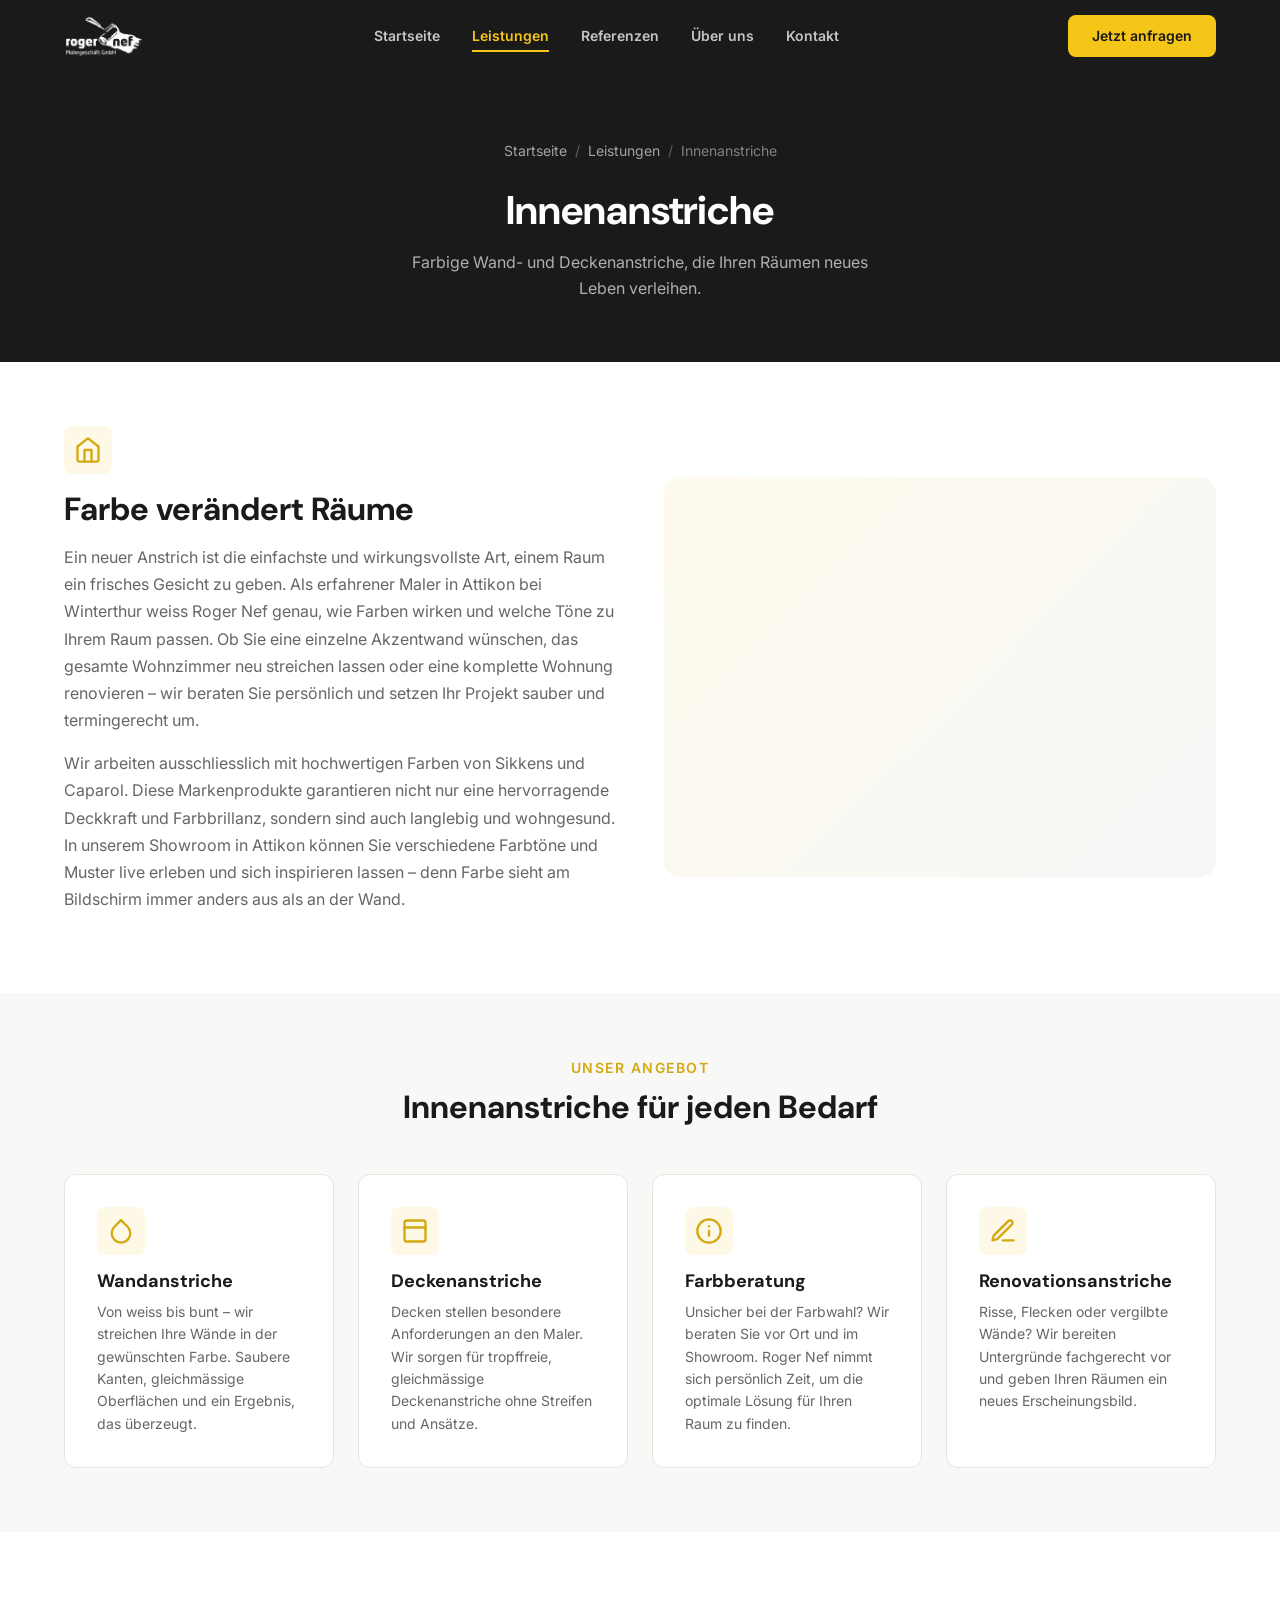
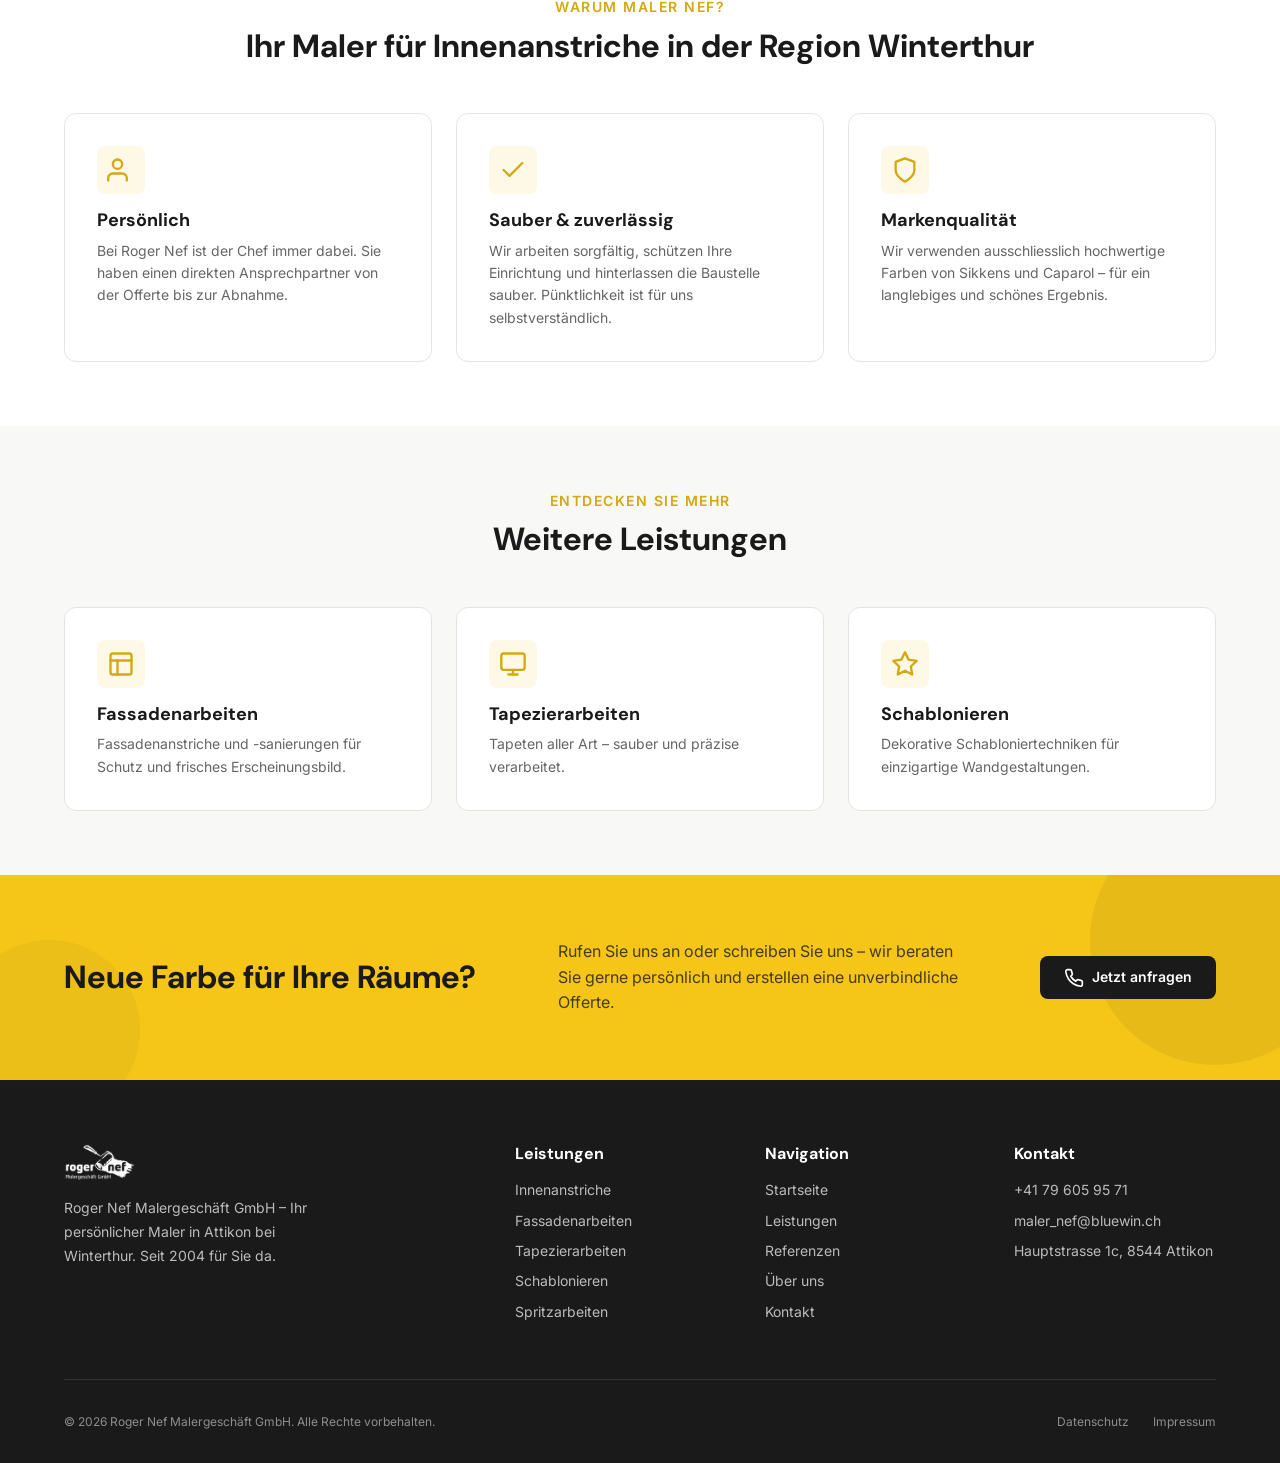
<file: leistungen/innenanstriche.html>
<!DOCTYPE html>
<html lang="de-CH">
<head>
  <meta charset="UTF-8">
  <meta name="viewport" content="width=device-width, initial-scale=1.0">
  <title>Innenanstriche | Maler Nef Attikon</title>
  <meta name="description" content="Professionelle Innenanstriche vom Maler in Attikon. Farbige Wand- und Deckenanstriche für Ihr Zuhause – Roger Nef Malergeschäft, Region Winterthur.">
  <meta name="robots" content="index, follow">
  <link rel="canonical" href="https://malernef-redesign.pages.dev/leistungen/innenanstriche.html">
  <meta property="og:title" content="Innenanstriche | Maler Nef Attikon">
  <meta property="og:description" content="Farbige Innenanstriche vom Maler in Attikon bei Winterthur. Wand- und Deckenanstriche mit Markenfarben.">
  <meta property="og:url" content="https://malernef-redesign.pages.dev/leistungen/innenanstriche.html">
  <meta property="og:type" content="website">
  <meta property="og:locale" content="de_CH">
  <link href="https://fonts.googleapis.com/css2?family=DM+Sans:wght@500;700&family=Inter:wght@300;400;600&display=swap" rel="stylesheet">
  <link rel="stylesheet" href="../style.css">
  <link rel="icon" type="image/svg+xml" href="data:image/svg+xml,<svg xmlns='http://www.w3.org/2000/svg' viewBox='0 0 32 32'><rect width='32' height='32' rx='6' fill='%23F5C518'/><text x='50%25' y='55%25' text-anchor='middle' dominant-baseline='central' font-size='11' font-weight='bold' fill='%231A1A1A'>NEF</text></svg>">
  <script type="application/ld+json">
  [
    {"@context":"https://schema.org","@type":"BreadcrumbList","itemListElement":[{"@type":"ListItem","position":1,"name":"Startseite","item":"https://malernef-redesign.pages.dev/"},{"@type":"ListItem","position":2,"name":"Leistungen","item":"https://malernef-redesign.pages.dev/leistungen.html"},{"@type":"ListItem","position":3,"name":"Innenanstriche","item":"https://malernef-redesign.pages.dev/leistungen/innenanstriche.html"}]},
    {"@context":"https://schema.org","@type":"Service","serviceType":"Innenanstriche","provider":{"@type":"HomeAndConstructionBusiness","name":"Roger Nef Malergeschäft GmbH","address":{"@type":"PostalAddress","streetAddress":"Hauptstrasse 1c","addressLocality":"Attikon","postalCode":"8544","addressCountry":"CH"},"telephone":"+41796059571"},"areaServed":["Attikon","Winterthur","Wiesendangen","Seuzach"],"description":"Professionelle Innenanstriche – farbige Wand- und Deckenanstriche vom Maler in Attikon bei Winterthur."}
  ]
  </script>
</head>
<body>

  <header class="site-header" id="header">
    <div class="container header-inner">
      <a href="../index.html" class="logo"><img src="../images/logo.png" alt="Roger Nef Malergeschäft GmbH" class="logo-img"></a>
      <nav class="main-nav" id="mainNav" aria-label="Hauptnavigation">
        <ul>
          <li><a href="../index.html">Startseite</a></li>
          <li><a href="../leistungen.html" class="active">Leistungen</a></li>
          <li><a href="../referenzen.html">Referenzen</a></li>
          <li><a href="../ueber-uns.html">Über uns</a></li>
          <li><a href="../kontakt.html">Kontakt</a></li>
        </ul>
      </nav>
      <a href="../kontakt.html" class="btn btn-primary">Jetzt anfragen</a>
      <button class="mobile-toggle" id="mobileToggle" aria-label="Menü öffnen"><span></span><span></span><span></span></button>
    </div>
  </header>

  <section class="page-header">
    <div class="container">
      <div class="breadcrumb">
        <a href="../index.html">Startseite</a> <span>/</span> <a href="../leistungen.html">Leistungen</a> <span>/</span> Innenanstriche
      </div>
      <h1>Innenanstriche</h1>
      <p>Farbige Wand- und Deckenanstriche, die Ihren Räumen neues Leben verleihen.</p>
    </div>
  </section>

  <section class="section">
    <div class="container">
      <div class="text-image">
        <div class="text-image-content">
          <div class="service-icon" style="margin: 0 0 16px;">
            <svg width="28" height="28" viewBox="0 0 24 24" fill="none" stroke="var(--color-primary-dark)" stroke-width="2" stroke-linecap="round" stroke-linejoin="round"><path d="M3 9l9-7 9 7v11a2 2 0 01-2 2H5a2 2 0 01-2-2z"/><polyline points="9 22 9 12 15 12 15 22"/></svg>
          </div>
          <h2>Farbe verändert Räume</h2>
          <p>Ein neuer Anstrich ist die einfachste und wirkungsvollste Art, einem Raum ein frisches Gesicht zu geben. Als erfahrener Maler in Attikon bei Winterthur weiss Roger Nef genau, wie Farben wirken und welche Töne zu Ihrem Raum passen. Ob Sie eine einzelne Akzentwand wünschen, das gesamte Wohnzimmer neu streichen lassen oder eine komplette Wohnung renovieren – wir beraten Sie persönlich und setzen Ihr Projekt sauber und termingerecht um.</p>
          <p>Wir arbeiten ausschliesslich mit hochwertigen Farben von Sikkens und Caparol. Diese Markenprodukte garantieren nicht nur eine hervorragende Deckkraft und Farbbrillanz, sondern sind auch langlebig und wohngesund. In unserem Showroom in Attikon können Sie verschiedene Farbtöne und Muster live erleben und sich inspirieren lassen – denn Farbe sieht am Bildschirm immer anders aus als an der Wand.</p>
        </div>
        <div class="text-image-visual"></div>
      </div>
    </div>
  </section>

  <section class="section section-light">
    <div class="container">
      <div class="section-header">
        <span class="section-label">Unser Angebot</span>
        <h2>Innenanstriche für jeden Bedarf</h2>
      </div>
      <div class="services-grid">
        <div class="service-card">
          <div class="service-icon">
            <svg width="28" height="28" viewBox="0 0 24 24" fill="none" stroke="var(--color-primary-dark)" stroke-width="2" stroke-linecap="round" stroke-linejoin="round"><path d="M12 2.69l5.66 5.66a8 8 0 11-11.31 0z"/></svg>
          </div>
          <h3>Wandanstriche</h3>
          <p>Von weiss bis bunt – wir streichen Ihre Wände in der gewünschten Farbe. Saubere Kanten, gleichmässige Oberflächen und ein Ergebnis, das überzeugt.</p>
        </div>
        <div class="service-card">
          <div class="service-icon">
            <svg width="28" height="28" viewBox="0 0 24 24" fill="none" stroke="var(--color-primary-dark)" stroke-width="2" stroke-linecap="round" stroke-linejoin="round"><rect x="3" y="3" width="18" height="18" rx="2"/><path d="M3 9h18"/></svg>
          </div>
          <h3>Deckenanstriche</h3>
          <p>Decken stellen besondere Anforderungen an den Maler. Wir sorgen für tropffreie, gleichmässige Deckenanstriche ohne Streifen und Ansätze.</p>
        </div>
        <div class="service-card">
          <div class="service-icon">
            <svg width="28" height="28" viewBox="0 0 24 24" fill="none" stroke="var(--color-primary-dark)" stroke-width="2" stroke-linecap="round" stroke-linejoin="round"><circle cx="12" cy="12" r="10"/><path d="M12 16v-4"/><path d="M12 8h.01"/></svg>
          </div>
          <h3>Farbberatung</h3>
          <p>Unsicher bei der Farbwahl? Wir beraten Sie vor Ort und im Showroom. Roger Nef nimmt sich persönlich Zeit, um die optimale Lösung für Ihren Raum zu finden.</p>
        </div>
        <div class="service-card">
          <div class="service-icon">
            <svg width="28" height="28" viewBox="0 0 24 24" fill="none" stroke="var(--color-primary-dark)" stroke-width="2" stroke-linecap="round" stroke-linejoin="round"><path d="M12 20h9"/><path d="M16.5 3.5a2.121 2.121 0 013 3L7 19l-4 1 1-4L16.5 3.5z"/></svg>
          </div>
          <h3>Renovationsanstriche</h3>
          <p>Risse, Flecken oder vergilbte Wände? Wir bereiten Untergründe fachgerecht vor und geben Ihren Räumen ein neues Erscheinungsbild.</p>
        </div>
      </div>
    </div>
  </section>

  <section class="section">
    <div class="container">
      <div class="section-header">
        <span class="section-label">Warum Maler Nef?</span>
        <h2>Ihr Maler für Innenanstriche in der Region Winterthur</h2>
      </div>
      <div class="services-grid">
        <div class="service-card">
          <div class="service-icon">
            <svg width="28" height="28" viewBox="0 0 24 24" fill="none" stroke="var(--color-primary-dark)" stroke-width="2" stroke-linecap="round" stroke-linejoin="round"><path d="M17 21v-2a4 4 0 00-4-4H5a4 4 0 00-4 4v2"/><circle cx="9" cy="7" r="4"/></svg>
          </div>
          <h3>Persönlich</h3>
          <p>Bei Roger Nef ist der Chef immer dabei. Sie haben einen direkten Ansprechpartner von der Offerte bis zur Abnahme.</p>
        </div>
        <div class="service-card">
          <div class="service-icon">
            <svg width="28" height="28" viewBox="0 0 24 24" fill="none" stroke="var(--color-primary-dark)" stroke-width="2" stroke-linecap="round" stroke-linejoin="round"><polyline points="20 6 9 17 4 12"/></svg>
          </div>
          <h3>Sauber &amp; zuverlässig</h3>
          <p>Wir arbeiten sorgfältig, schützen Ihre Einrichtung und hinterlassen die Baustelle sauber. Pünktlichkeit ist für uns selbstverständlich.</p>
        </div>
        <div class="service-card">
          <div class="service-icon">
            <svg width="28" height="28" viewBox="0 0 24 24" fill="none" stroke="var(--color-primary-dark)" stroke-width="2" stroke-linecap="round" stroke-linejoin="round"><path d="M12 22s8-4 8-10V5l-8-3-8 3v7c0 6 8 10 8 10z"/></svg>
          </div>
          <h3>Markenqualität</h3>
          <p>Wir verwenden ausschliesslich hochwertige Farben von Sikkens und Caparol – für ein langlebiges und schönes Ergebnis.</p>
        </div>
      </div>
    </div>
  </section>

  <!-- Weitere Leistungen -->
  <section class="section section-light">
    <div class="container">
      <div class="section-header">
        <span class="section-label">Entdecken Sie mehr</span>
        <h2>Weitere Leistungen</h2>
      </div>
      <div class="services-grid">
        <div class="service-card">
          <a href="./fassaden.html" style="text-decoration:none;color:inherit;">
            <div class="service-icon">
              <svg width="28" height="28" viewBox="0 0 24 24" fill="none" stroke="var(--color-primary-dark)" stroke-width="2" stroke-linecap="round" stroke-linejoin="round"><rect x="3" y="3" width="18" height="18" rx="2" ry="2"/><line x1="3" y1="9" x2="21" y2="9"/><line x1="9" y1="21" x2="9" y2="9"/></svg>
            </div>
            <h3>Fassadenarbeiten</h3>
            <p>Fassadenanstriche und -sanierungen für Schutz und frisches Erscheinungsbild.</p>
          </a>
        </div>
        <div class="service-card">
          <a href="./tapezieren.html" style="text-decoration:none;color:inherit;">
            <div class="service-icon">
              <svg width="28" height="28" viewBox="0 0 24 24" fill="none" stroke="var(--color-primary-dark)" stroke-width="2" stroke-linecap="round" stroke-linejoin="round"><rect x="2" y="3" width="20" height="14" rx="2" ry="2"/><line x1="8" y1="21" x2="16" y2="21"/><line x1="12" y1="17" x2="12" y2="21"/></svg>
            </div>
            <h3>Tapezierarbeiten</h3>
            <p>Tapeten aller Art – sauber und präzise verarbeitet.</p>
          </a>
        </div>
        <div class="service-card">
          <a href="./schablonieren.html" style="text-decoration:none;color:inherit;">
            <div class="service-icon">
              <svg width="28" height="28" viewBox="0 0 24 24" fill="none" stroke="var(--color-primary-dark)" stroke-width="2" stroke-linecap="round" stroke-linejoin="round"><polygon points="12 2 15.09 8.26 22 9.27 17 14.14 18.18 21.02 12 17.77 5.82 21.02 7 14.14 2 9.27 8.91 8.26 12 2"/></svg>
            </div>
            <h3>Schablonieren</h3>
            <p>Dekorative Schabloniertechniken für einzigartige Wandgestaltungen.</p>
          </a>
        </div>
      </div>
    </div>
  </section>

  <section class="cta-banner-yellow">
    <div class="cta-banner-yellow-deco"></div>
    <div class="cta-banner-yellow-deco-2"></div>
    <div class="container">
      <h2>Neue Farbe für Ihre Räume?</h2>
      <p>Rufen Sie uns an oder schreiben Sie uns – wir beraten Sie gerne persönlich und erstellen eine unverbindliche Offerte.</p>
      <a href="../kontakt.html" class="btn btn-dark">
        <svg width="20" height="20" viewBox="0 0 24 24" fill="none" stroke="currentColor" stroke-width="2" stroke-linecap="round" stroke-linejoin="round"><path d="M22 16.92v3a2 2 0 01-2.18 2 19.79 19.79 0 01-8.63-3.07 19.5 19.5 0 01-6-6 19.79 19.79 0 01-3.07-8.67A2 2 0 014.11 2h3a2 2 0 012 1.72c.127.96.361 1.903.7 2.81a2 2 0 01-.45 2.11L8.09 9.91a16 16 0 006 6l1.27-1.27a2 2 0 012.11-.45c.907.339 1.85.573 2.81.7A2 2 0 0122 16.92z"/></svg>
        Jetzt anfragen
      </a>
    </div>
  </section>

  <footer class="site-footer">
    <div class="container">
      <div class="footer-grid">
        <div class="footer-brand">
          <img src="../images/logo.png" alt="Roger Nef Malergeschäft GmbH" class="logo-img footer-logo-img">
          <p>Roger Nef Malergeschäft GmbH – Ihr persönlicher Maler in Attikon bei Winterthur. Seit 2004 für Sie da.</p>
        </div>
        <div class="footer-col"><h4>Leistungen</h4><a href="./innenanstriche.html">Innenanstriche</a><a href="./fassaden.html">Fassadenarbeiten</a><a href="./tapezieren.html">Tapezierarbeiten</a><a href="./schablonieren.html">Schablonieren</a><a href="./spritzarbeiten.html">Spritzarbeiten</a></div>
        <div class="footer-col"><h4>Navigation</h4><a href="../index.html">Startseite</a><a href="../leistungen.html">Leistungen</a><a href="../referenzen.html">Referenzen</a><a href="../ueber-uns.html">Über uns</a><a href="../kontakt.html">Kontakt</a></div>
        <div class="footer-col"><h4>Kontakt</h4><a href="tel:+41796059571">+41 79 605 95 71</a><a href="mailto:maler_nef@bluewin.ch">maler_nef@bluewin.ch</a><a href="../kontakt.html">Hauptstrasse 1c, 8544 Attikon</a></div>
      </div>
      <div class="footer-bottom">
        <p>&copy; 2026 Roger Nef Malergeschäft GmbH. Alle Rechte vorbehalten.</p>
        <div class="legal-links"><a href="#">Datenschutz</a><a href="#">Impressum</a></div>
      </div>
    </div>
  </footer>

  <script>
    document.getElementById('mobileToggle').addEventListener('click', function() { document.getElementById('mainNav').classList.toggle('active'); });
    window.addEventListener('scroll', function() { document.getElementById('header').classList.toggle('scrolled', window.scrollY > 20); });
  </script>
</body>
</html>
</file>
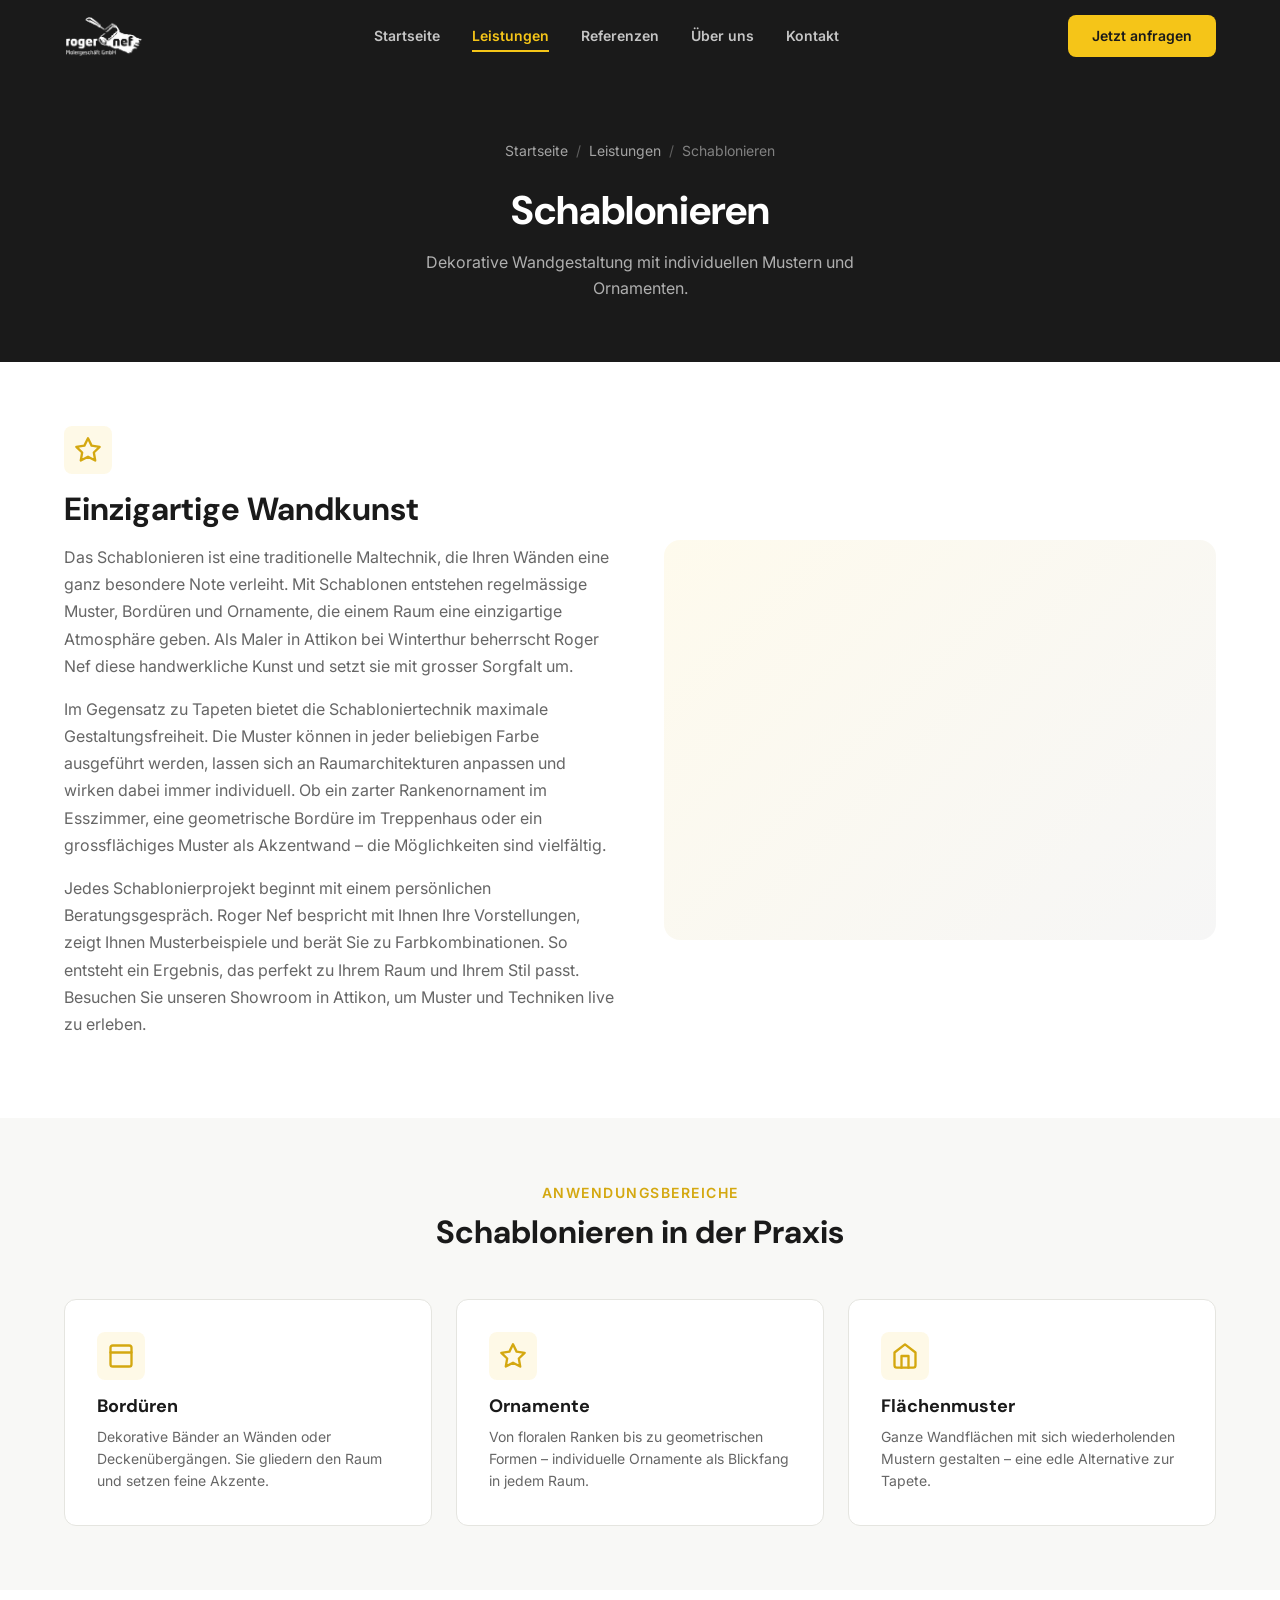
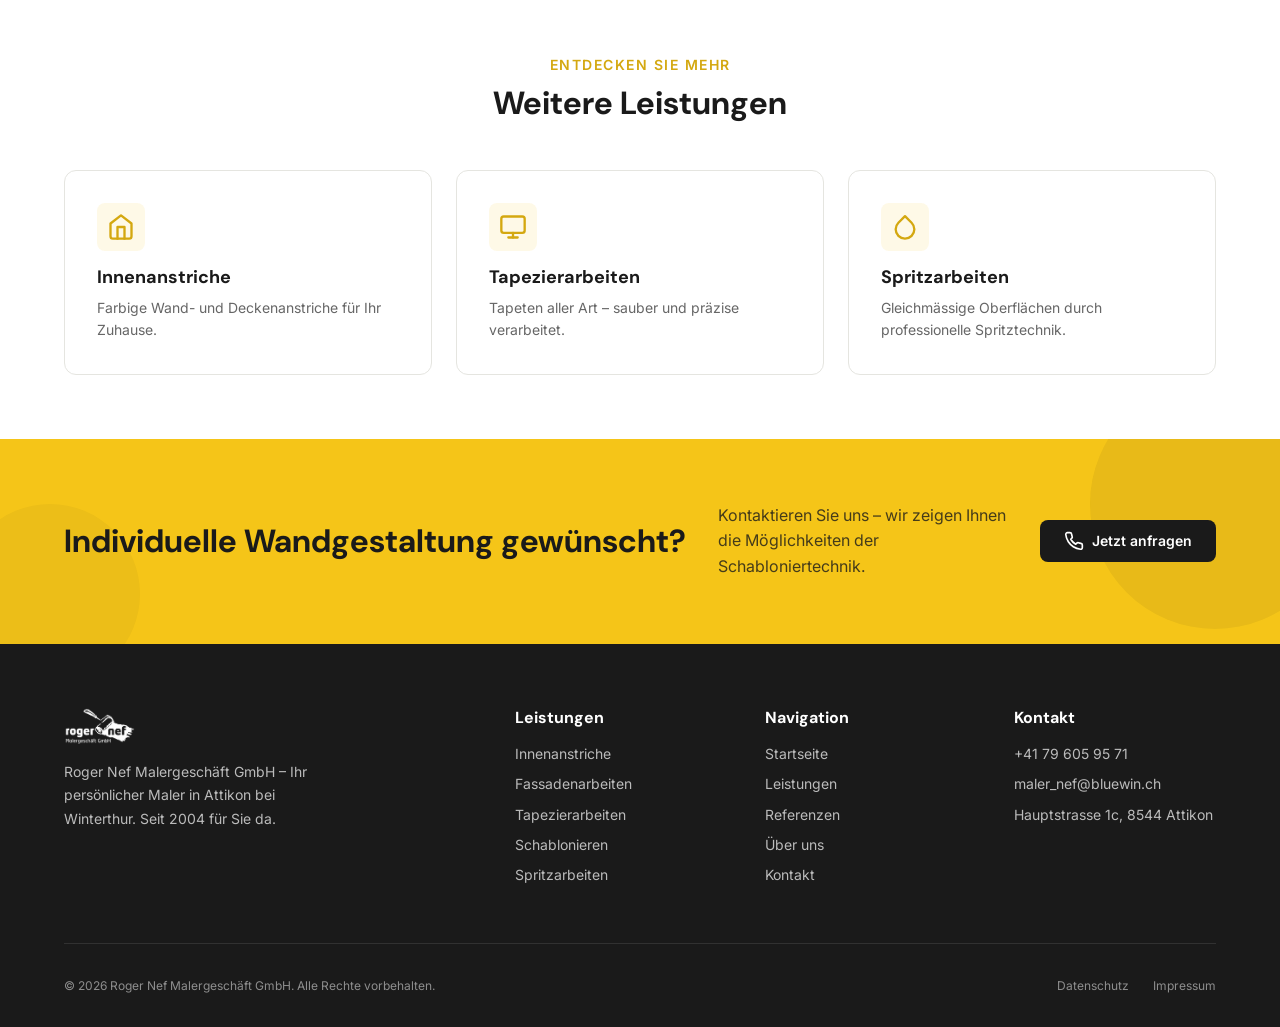
<file: leistungen/schablonieren.html>
<!DOCTYPE html>
<html lang="de-CH">
<head>
  <meta charset="UTF-8">
  <meta name="viewport" content="width=device-width, initial-scale=1.0">
  <title>Schablonieren | Maler Nef Attikon</title>
  <meta name="description" content="Dekorative Schabloniertechnik vom Maler in Attikon. Individuelle Wandgestaltung mit Mustern und Ornamenten – Roger Nef Malergeschäft, Region Winterthur.">
  <meta name="robots" content="index, follow">
  <link rel="canonical" href="https://malernef-redesign.pages.dev/leistungen/schablonieren.html">
  <meta property="og:title" content="Schablonieren | Maler Nef Attikon">
  <meta property="og:description" content="Dekorative Wandgestaltung durch Schablonieren – individuelle Muster und Ornamente vom Maler in Attikon.">
  <meta property="og:url" content="https://malernef-redesign.pages.dev/leistungen/schablonieren.html">
  <meta property="og:type" content="website">
  <meta property="og:locale" content="de_CH">
  <link href="https://fonts.googleapis.com/css2?family=DM+Sans:wght@500;700&family=Inter:wght@300;400;600&display=swap" rel="stylesheet">
  <link rel="stylesheet" href="../style.css">
  <link rel="icon" type="image/svg+xml" href="data:image/svg+xml,<svg xmlns='http://www.w3.org/2000/svg' viewBox='0 0 32 32'><rect width='32' height='32' rx='6' fill='%23F5C518'/><text x='50%25' y='55%25' text-anchor='middle' dominant-baseline='central' font-size='11' font-weight='bold' fill='%231A1A1A'>NEF</text></svg>">
  <script type="application/ld+json">
  [
    {"@context":"https://schema.org","@type":"BreadcrumbList","itemListElement":[{"@type":"ListItem","position":1,"name":"Startseite","item":"https://malernef-redesign.pages.dev/"},{"@type":"ListItem","position":2,"name":"Leistungen","item":"https://malernef-redesign.pages.dev/leistungen.html"},{"@type":"ListItem","position":3,"name":"Schablonieren","item":"https://malernef-redesign.pages.dev/leistungen/schablonieren.html"}]},
    {"@context":"https://schema.org","@type":"Service","serviceType":"Schablonieren","provider":{"@type":"HomeAndConstructionBusiness","name":"Roger Nef Malergeschäft GmbH","address":{"@type":"PostalAddress","streetAddress":"Hauptstrasse 1c","addressLocality":"Attikon","postalCode":"8544","addressCountry":"CH"},"telephone":"+41796059571"},"areaServed":["Attikon","Winterthur","Wiesendangen","Seuzach"],"description":"Dekorative Schabloniertechnik – individuelle Wandgestaltung mit Mustern und Ornamenten."}
  ]
  </script>
</head>
<body>

  <header class="site-header" id="header">
    <div class="container header-inner">
      <a href="../index.html" class="logo"><img src="../images/logo.png" alt="Roger Nef Malergeschäft GmbH" class="logo-img"></a>
      <nav class="main-nav" id="mainNav" aria-label="Hauptnavigation">
        <ul>
          <li><a href="../index.html">Startseite</a></li>
          <li><a href="../leistungen.html" class="active">Leistungen</a></li>
          <li><a href="../referenzen.html">Referenzen</a></li>
          <li><a href="../ueber-uns.html">Über uns</a></li>
          <li><a href="../kontakt.html">Kontakt</a></li>
        </ul>
      </nav>
      <a href="../kontakt.html" class="btn btn-primary">Jetzt anfragen</a>
      <button class="mobile-toggle" id="mobileToggle" aria-label="Menü öffnen"><span></span><span></span><span></span></button>
    </div>
  </header>

  <section class="page-header">
    <div class="container">
      <div class="breadcrumb">
        <a href="../index.html">Startseite</a> <span>/</span> <a href="../leistungen.html">Leistungen</a> <span>/</span> Schablonieren
      </div>
      <h1>Schablonieren</h1>
      <p>Dekorative Wandgestaltung mit individuellen Mustern und Ornamenten.</p>
    </div>
  </section>

  <section class="section">
    <div class="container">
      <div class="text-image">
        <div class="text-image-content">
          <div class="service-icon" style="margin: 0 0 16px;">
            <svg width="28" height="28" viewBox="0 0 24 24" fill="none" stroke="var(--color-primary-dark)" stroke-width="2" stroke-linecap="round" stroke-linejoin="round"><polygon points="12 2 15.09 8.26 22 9.27 17 14.14 18.18 21.02 12 17.77 5.82 21.02 7 14.14 2 9.27 8.91 8.26 12 2"/></svg>
          </div>
          <h2>Einzigartige Wandkunst</h2>
          <p>Das Schablonieren ist eine traditionelle Maltechnik, die Ihren Wänden eine ganz besondere Note verleiht. Mit Schablonen entstehen regelmässige Muster, Bordüren und Ornamente, die einem Raum eine einzigartige Atmosphäre geben. Als Maler in Attikon bei Winterthur beherrscht Roger Nef diese handwerkliche Kunst und setzt sie mit grosser Sorgfalt um.</p>
          <p>Im Gegensatz zu Tapeten bietet die Schabloniertechnik maximale Gestaltungsfreiheit. Die Muster können in jeder beliebigen Farbe ausgeführt werden, lassen sich an Raumarchitekturen anpassen und wirken dabei immer individuell. Ob ein zarter Rankenornament im Esszimmer, eine geometrische Bordüre im Treppenhaus oder ein grossflächiges Muster als Akzentwand – die Möglichkeiten sind vielfältig.</p>
          <p>Jedes Schablonierprojekt beginnt mit einem persönlichen Beratungsgespräch. Roger Nef bespricht mit Ihnen Ihre Vorstellungen, zeigt Ihnen Musterbeispiele und berät Sie zu Farbkombinationen. So entsteht ein Ergebnis, das perfekt zu Ihrem Raum und Ihrem Stil passt. Besuchen Sie unseren Showroom in Attikon, um Muster und Techniken live zu erleben.</p>
        </div>
        <div class="text-image-visual"></div>
      </div>
    </div>
  </section>

  <section class="section section-light">
    <div class="container">
      <div class="section-header">
        <span class="section-label">Anwendungsbereiche</span>
        <h2>Schablonieren in der Praxis</h2>
      </div>
      <div class="services-grid">
        <div class="service-card">
          <div class="service-icon">
            <svg width="28" height="28" viewBox="0 0 24 24" fill="none" stroke="var(--color-primary-dark)" stroke-width="2" stroke-linecap="round" stroke-linejoin="round"><rect x="3" y="3" width="18" height="18" rx="2"/><path d="M3 9h18"/></svg>
          </div>
          <h3>Bordüren</h3>
          <p>Dekorative Bänder an Wänden oder Deckenübergängen. Sie gliedern den Raum und setzen feine Akzente.</p>
        </div>
        <div class="service-card">
          <div class="service-icon">
            <svg width="28" height="28" viewBox="0 0 24 24" fill="none" stroke="var(--color-primary-dark)" stroke-width="2" stroke-linecap="round" stroke-linejoin="round"><polygon points="12 2 15.09 8.26 22 9.27 17 14.14 18.18 21.02 12 17.77 5.82 21.02 7 14.14 2 9.27 8.91 8.26 12 2"/></svg>
          </div>
          <h3>Ornamente</h3>
          <p>Von floralen Ranken bis zu geometrischen Formen – individuelle Ornamente als Blickfang in jedem Raum.</p>
        </div>
        <div class="service-card">
          <div class="service-icon">
            <svg width="28" height="28" viewBox="0 0 24 24" fill="none" stroke="var(--color-primary-dark)" stroke-width="2" stroke-linecap="round" stroke-linejoin="round"><path d="M3 9l9-7 9 7v11a2 2 0 01-2 2H5a2 2 0 01-2-2z"/><polyline points="9 22 9 12 15 12 15 22"/></svg>
          </div>
          <h3>Flächenmuster</h3>
          <p>Ganze Wandflächen mit sich wiederholenden Mustern gestalten – eine edle Alternative zur Tapete.</p>
        </div>
      </div>
    </div>
  </section>

  <!-- Weitere Leistungen -->
  <section class="section">
    <div class="container">
      <div class="section-header">
        <span class="section-label">Entdecken Sie mehr</span>
        <h2>Weitere Leistungen</h2>
      </div>
      <div class="services-grid">
        <div class="service-card">
          <a href="./innenanstriche.html" style="text-decoration:none;color:inherit;">
            <div class="service-icon">
              <svg width="28" height="28" viewBox="0 0 24 24" fill="none" stroke="var(--color-primary-dark)" stroke-width="2" stroke-linecap="round" stroke-linejoin="round"><path d="M3 9l9-7 9 7v11a2 2 0 01-2 2H5a2 2 0 01-2-2z"/><polyline points="9 22 9 12 15 12 15 22"/></svg>
            </div>
            <h3>Innenanstriche</h3>
            <p>Farbige Wand- und Deckenanstriche für Ihr Zuhause.</p>
          </a>
        </div>
        <div class="service-card">
          <a href="./tapezieren.html" style="text-decoration:none;color:inherit;">
            <div class="service-icon">
              <svg width="28" height="28" viewBox="0 0 24 24" fill="none" stroke="var(--color-primary-dark)" stroke-width="2" stroke-linecap="round" stroke-linejoin="round"><rect x="2" y="3" width="20" height="14" rx="2" ry="2"/><line x1="8" y1="21" x2="16" y2="21"/><line x1="12" y1="17" x2="12" y2="21"/></svg>
            </div>
            <h3>Tapezierarbeiten</h3>
            <p>Tapeten aller Art – sauber und präzise verarbeitet.</p>
          </a>
        </div>
        <div class="service-card">
          <a href="./spritzarbeiten.html" style="text-decoration:none;color:inherit;">
            <div class="service-icon">
              <svg width="28" height="28" viewBox="0 0 24 24" fill="none" stroke="var(--color-primary-dark)" stroke-width="2" stroke-linecap="round" stroke-linejoin="round"><path d="M12 2.69l5.66 5.66a8 8 0 11-11.31 0z"/></svg>
            </div>
            <h3>Spritzarbeiten</h3>
            <p>Gleichmässige Oberflächen durch professionelle Spritztechnik.</p>
          </a>
        </div>
      </div>
    </div>
  </section>

  <section class="cta-banner-yellow">
    <div class="cta-banner-yellow-deco"></div>
    <div class="cta-banner-yellow-deco-2"></div>
    <div class="container">
      <h2>Individuelle Wandgestaltung gewünscht?</h2>
      <p>Kontaktieren Sie uns – wir zeigen Ihnen die Möglichkeiten der Schabloniertechnik.</p>
      <a href="../kontakt.html" class="btn btn-dark">
        <svg width="20" height="20" viewBox="0 0 24 24" fill="none" stroke="currentColor" stroke-width="2" stroke-linecap="round" stroke-linejoin="round"><path d="M22 16.92v3a2 2 0 01-2.18 2 19.79 19.79 0 01-8.63-3.07 19.5 19.5 0 01-6-6 19.79 19.79 0 01-3.07-8.67A2 2 0 014.11 2h3a2 2 0 012 1.72c.127.96.361 1.903.7 2.81a2 2 0 01-.45 2.11L8.09 9.91a16 16 0 006 6l1.27-1.27a2 2 0 012.11-.45c.907.339 1.85.573 2.81.7A2 2 0 0122 16.92z"/></svg>
        Jetzt anfragen
      </a>
    </div>
  </section>

  <footer class="site-footer">
    <div class="container">
      <div class="footer-grid">
        <div class="footer-brand">
          <img src="../images/logo.png" alt="Roger Nef Malergeschäft GmbH" class="logo-img footer-logo-img">
          <p>Roger Nef Malergeschäft GmbH – Ihr persönlicher Maler in Attikon bei Winterthur. Seit 2004 für Sie da.</p>
        </div>
        <div class="footer-col"><h4>Leistungen</h4><a href="./innenanstriche.html">Innenanstriche</a><a href="./fassaden.html">Fassadenarbeiten</a><a href="./tapezieren.html">Tapezierarbeiten</a><a href="./schablonieren.html">Schablonieren</a><a href="./spritzarbeiten.html">Spritzarbeiten</a></div>
        <div class="footer-col"><h4>Navigation</h4><a href="../index.html">Startseite</a><a href="../leistungen.html">Leistungen</a><a href="../referenzen.html">Referenzen</a><a href="../ueber-uns.html">Über uns</a><a href="../kontakt.html">Kontakt</a></div>
        <div class="footer-col"><h4>Kontakt</h4><a href="tel:+41796059571">+41 79 605 95 71</a><a href="mailto:maler_nef@bluewin.ch">maler_nef@bluewin.ch</a><a href="../kontakt.html">Hauptstrasse 1c, 8544 Attikon</a></div>
      </div>
      <div class="footer-bottom">
        <p>&copy; 2026 Roger Nef Malergeschäft GmbH. Alle Rechte vorbehalten.</p>
        <div class="legal-links"><a href="#">Datenschutz</a><a href="#">Impressum</a></div>
      </div>
    </div>
  </footer>

  <script>
    document.getElementById('mobileToggle').addEventListener('click', function() { document.getElementById('mainNav').classList.toggle('active'); });
    window.addEventListener('scroll', function() { document.getElementById('header').classList.toggle('scrolled', window.scrollY > 20); });
  </script>
</body>
</html>
</file>
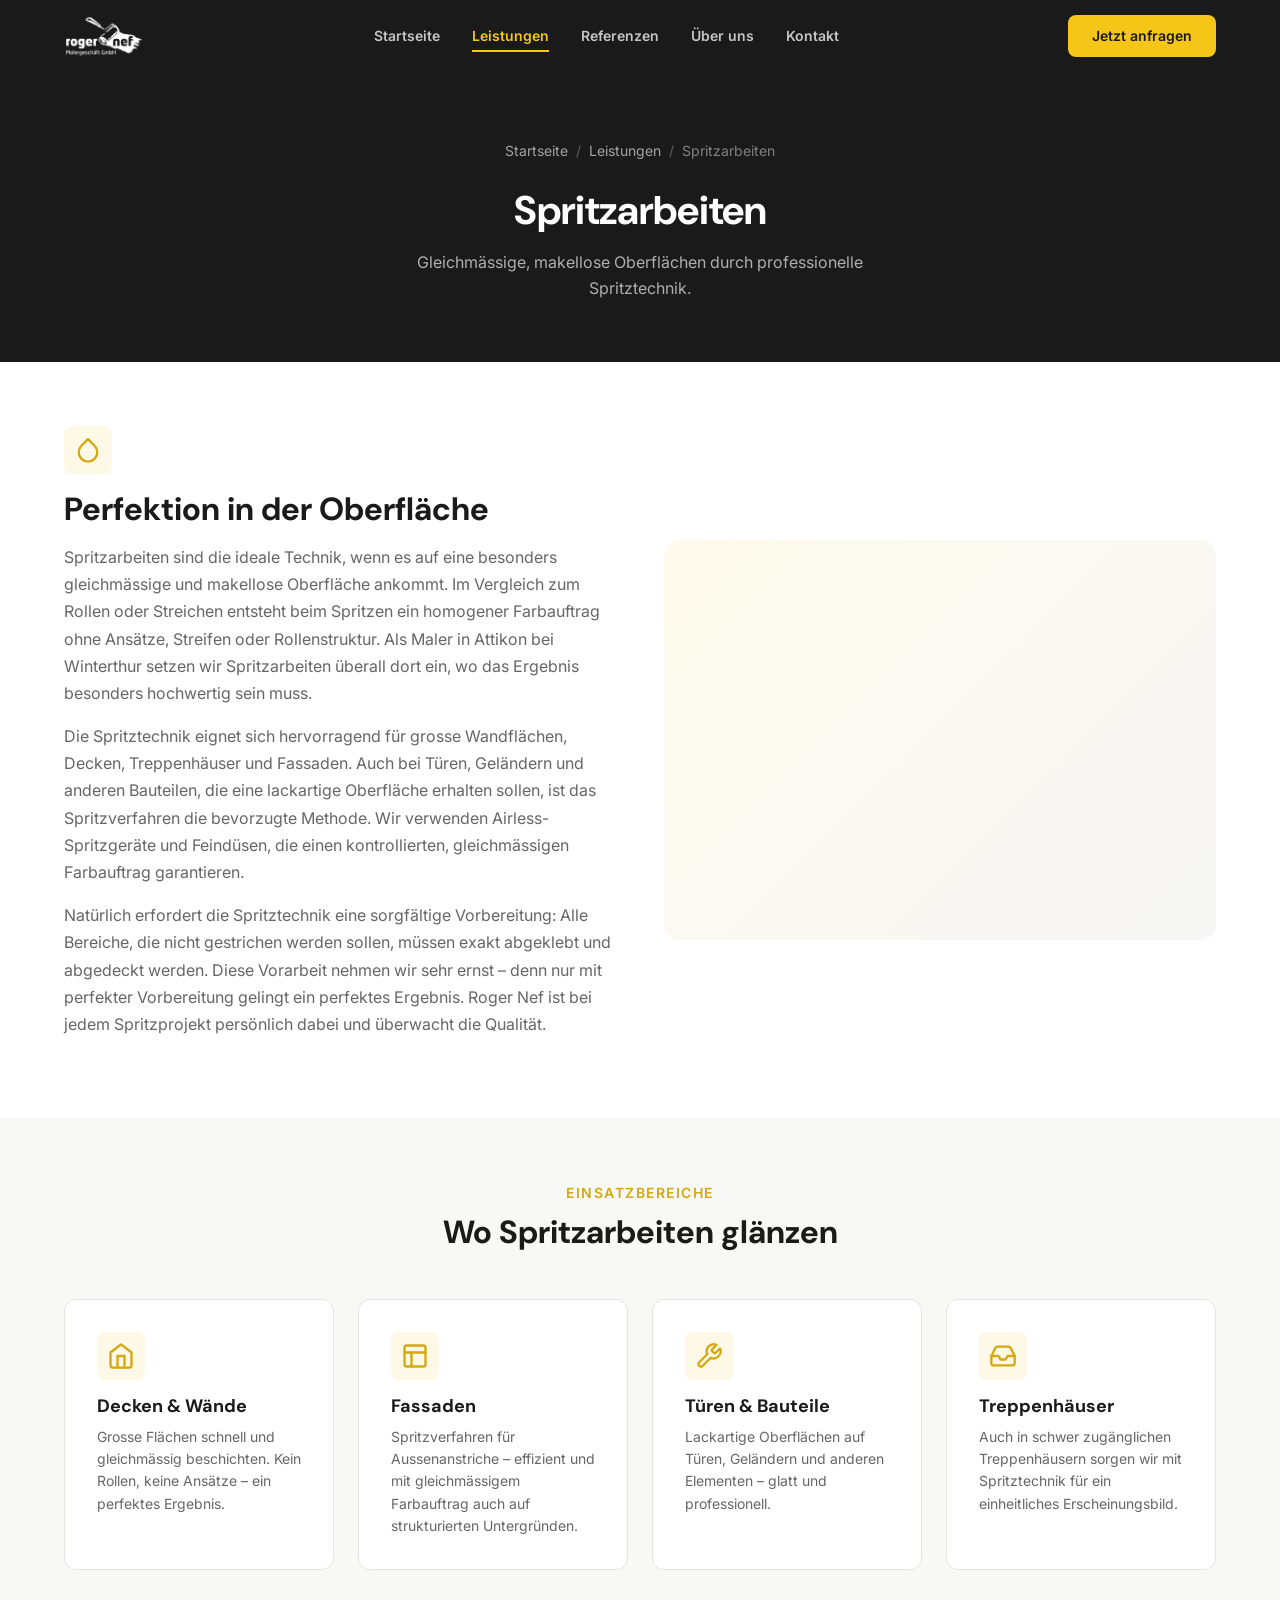
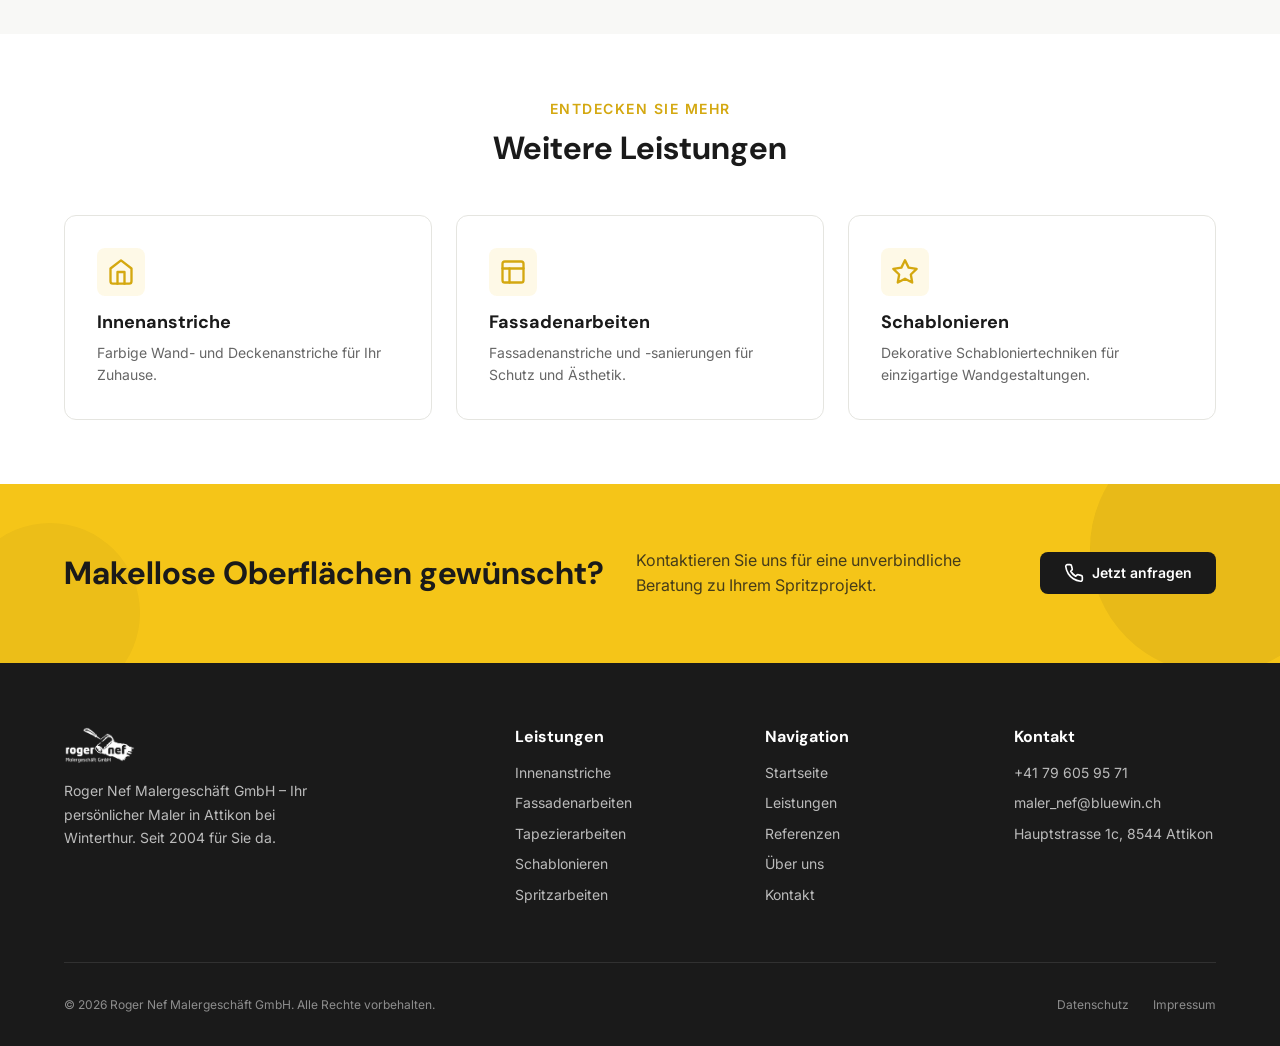
<file: leistungen/spritzarbeiten.html>
<!DOCTYPE html>
<html lang="de-CH">
<head>
  <meta charset="UTF-8">
  <meta name="viewport" content="width=device-width, initial-scale=1.0">
  <title>Spritzarbeiten | Maler Nef Attikon</title>
  <meta name="description" content="Professionelle Spritzarbeiten vom Maler in Attikon. Gleichmässige Oberflächen für Wände, Decken und Fassaden – Roger Nef Malergeschäft, Region Winterthur.">
  <meta name="robots" content="index, follow">
  <link rel="canonical" href="https://malernef-redesign.pages.dev/leistungen/spritzarbeiten.html">
  <meta property="og:title" content="Spritzarbeiten | Maler Nef Attikon">
  <meta property="og:description" content="Spritzarbeiten vom Maler in Attikon bei Winterthur. Makellose Oberflächen durch professionelle Spritztechnik.">
  <meta property="og:url" content="https://malernef-redesign.pages.dev/leistungen/spritzarbeiten.html">
  <meta property="og:type" content="website">
  <meta property="og:locale" content="de_CH">
  <link href="https://fonts.googleapis.com/css2?family=DM+Sans:wght@500;700&family=Inter:wght@300;400;600&display=swap" rel="stylesheet">
  <link rel="stylesheet" href="../style.css">
  <link rel="icon" type="image/svg+xml" href="data:image/svg+xml,<svg xmlns='http://www.w3.org/2000/svg' viewBox='0 0 32 32'><rect width='32' height='32' rx='6' fill='%23F5C518'/><text x='50%25' y='55%25' text-anchor='middle' dominant-baseline='central' font-size='11' font-weight='bold' fill='%231A1A1A'>NEF</text></svg>">
  <script type="application/ld+json">
  [
    {"@context":"https://schema.org","@type":"BreadcrumbList","itemListElement":[{"@type":"ListItem","position":1,"name":"Startseite","item":"https://malernef-redesign.pages.dev/"},{"@type":"ListItem","position":2,"name":"Leistungen","item":"https://malernef-redesign.pages.dev/leistungen.html"},{"@type":"ListItem","position":3,"name":"Spritzarbeiten","item":"https://malernef-redesign.pages.dev/leistungen/spritzarbeiten.html"}]},
    {"@context":"https://schema.org","@type":"Service","serviceType":"Spritzarbeiten","provider":{"@type":"HomeAndConstructionBusiness","name":"Roger Nef Malergeschäft GmbH","address":{"@type":"PostalAddress","streetAddress":"Hauptstrasse 1c","addressLocality":"Attikon","postalCode":"8544","addressCountry":"CH"},"telephone":"+41796059571"},"areaServed":["Attikon","Winterthur","Wiesendangen","Seuzach","Rickenbach"],"description":"Professionelle Spritzarbeiten – gleichmässige Oberflächen für Wände, Decken und Fassaden."}
  ]
  </script>
</head>
<body>

  <header class="site-header" id="header">
    <div class="container header-inner">
      <a href="../index.html" class="logo"><img src="../images/logo.png" alt="Roger Nef Malergeschäft GmbH" class="logo-img"></a>
      <nav class="main-nav" id="mainNav" aria-label="Hauptnavigation">
        <ul>
          <li><a href="../index.html">Startseite</a></li>
          <li><a href="../leistungen.html" class="active">Leistungen</a></li>
          <li><a href="../referenzen.html">Referenzen</a></li>
          <li><a href="../ueber-uns.html">Über uns</a></li>
          <li><a href="../kontakt.html">Kontakt</a></li>
        </ul>
      </nav>
      <a href="../kontakt.html" class="btn btn-primary">Jetzt anfragen</a>
      <button class="mobile-toggle" id="mobileToggle" aria-label="Menü öffnen"><span></span><span></span><span></span></button>
    </div>
  </header>

  <section class="page-header">
    <div class="container">
      <div class="breadcrumb">
        <a href="../index.html">Startseite</a> <span>/</span> <a href="../leistungen.html">Leistungen</a> <span>/</span> Spritzarbeiten
      </div>
      <h1>Spritzarbeiten</h1>
      <p>Gleichmässige, makellose Oberflächen durch professionelle Spritztechnik.</p>
    </div>
  </section>

  <section class="section">
    <div class="container">
      <div class="text-image">
        <div class="text-image-content">
          <div class="service-icon" style="margin: 0 0 16px;">
            <svg width="28" height="28" viewBox="0 0 24 24" fill="none" stroke="var(--color-primary-dark)" stroke-width="2" stroke-linecap="round" stroke-linejoin="round"><path d="M12 2.69l5.66 5.66a8 8 0 11-11.31 0z"/></svg>
          </div>
          <h2>Perfektion in der Oberfläche</h2>
          <p>Spritzarbeiten sind die ideale Technik, wenn es auf eine besonders gleichmässige und makellose Oberfläche ankommt. Im Vergleich zum Rollen oder Streichen entsteht beim Spritzen ein homogener Farbauftrag ohne Ansätze, Streifen oder Rollenstruktur. Als Maler in Attikon bei Winterthur setzen wir Spritzarbeiten überall dort ein, wo das Ergebnis besonders hochwertig sein muss.</p>
          <p>Die Spritztechnik eignet sich hervorragend für grosse Wandflächen, Decken, Treppenhäuser und Fassaden. Auch bei Türen, Geländern und anderen Bauteilen, die eine lackartige Oberfläche erhalten sollen, ist das Spritzverfahren die bevorzugte Methode. Wir verwenden Airless-Spritzgeräte und Feindüsen, die einen kontrollierten, gleichmässigen Farbauftrag garantieren.</p>
          <p>Natürlich erfordert die Spritztechnik eine sorgfältige Vorbereitung: Alle Bereiche, die nicht gestrichen werden sollen, müssen exakt abgeklebt und abgedeckt werden. Diese Vorarbeit nehmen wir sehr ernst – denn nur mit perfekter Vorbereitung gelingt ein perfektes Ergebnis. Roger Nef ist bei jedem Spritzprojekt persönlich dabei und überwacht die Qualität.</p>
        </div>
        <div class="text-image-visual"></div>
      </div>
    </div>
  </section>

  <section class="section section-light">
    <div class="container">
      <div class="section-header">
        <span class="section-label">Einsatzbereiche</span>
        <h2>Wo Spritzarbeiten glänzen</h2>
      </div>
      <div class="services-grid">
        <div class="service-card">
          <div class="service-icon">
            <svg width="28" height="28" viewBox="0 0 24 24" fill="none" stroke="var(--color-primary-dark)" stroke-width="2" stroke-linecap="round" stroke-linejoin="round"><path d="M3 9l9-7 9 7v11a2 2 0 01-2 2H5a2 2 0 01-2-2z"/><polyline points="9 22 9 12 15 12 15 22"/></svg>
          </div>
          <h3>Decken &amp; Wände</h3>
          <p>Grosse Flächen schnell und gleichmässig beschichten. Kein Rollen, keine Ansätze – ein perfektes Ergebnis.</p>
        </div>
        <div class="service-card">
          <div class="service-icon">
            <svg width="28" height="28" viewBox="0 0 24 24" fill="none" stroke="var(--color-primary-dark)" stroke-width="2" stroke-linecap="round" stroke-linejoin="round"><rect x="3" y="3" width="18" height="18" rx="2" ry="2"/><line x1="3" y1="9" x2="21" y2="9"/><line x1="9" y1="21" x2="9" y2="9"/></svg>
          </div>
          <h3>Fassaden</h3>
          <p>Spritzverfahren für Aussenanstriche – effizient und mit gleichmässigem Farbauftrag auch auf strukturierten Untergründen.</p>
        </div>
        <div class="service-card">
          <div class="service-icon">
            <svg width="28" height="28" viewBox="0 0 24 24" fill="none" stroke="var(--color-primary-dark)" stroke-width="2" stroke-linecap="round" stroke-linejoin="round"><path d="M14.7 6.3a1 1 0 000 1.4l1.6 1.6a1 1 0 001.4 0l3.77-3.77a6 6 0 01-7.94 7.94l-6.91 6.91a2.12 2.12 0 01-3-3l6.91-6.91a6 6 0 017.94-7.94l-3.76 3.76z"/></svg>
          </div>
          <h3>Türen &amp; Bauteile</h3>
          <p>Lackartige Oberflächen auf Türen, Geländern und anderen Elementen – glatt und professionell.</p>
        </div>
        <div class="service-card">
          <div class="service-icon">
            <svg width="28" height="28" viewBox="0 0 24 24" fill="none" stroke="var(--color-primary-dark)" stroke-width="2" stroke-linecap="round" stroke-linejoin="round"><polyline points="22 12 16 12 14 15 10 15 8 12 2 12"/><path d="M5.45 5.11L2 12v6a2 2 0 002 2h16a2 2 0 002-2v-6l-3.45-6.89A2 2 0 0016.76 4H7.24a2 2 0 00-1.79 1.11z"/></svg>
          </div>
          <h3>Treppenhäuser</h3>
          <p>Auch in schwer zugänglichen Treppenhäusern sorgen wir mit Spritztechnik für ein einheitliches Erscheinungsbild.</p>
        </div>
      </div>
    </div>
  </section>

  <!-- Weitere Leistungen -->
  <section class="section">
    <div class="container">
      <div class="section-header">
        <span class="section-label">Entdecken Sie mehr</span>
        <h2>Weitere Leistungen</h2>
      </div>
      <div class="services-grid">
        <div class="service-card">
          <a href="./innenanstriche.html" style="text-decoration:none;color:inherit;">
            <div class="service-icon">
              <svg width="28" height="28" viewBox="0 0 24 24" fill="none" stroke="var(--color-primary-dark)" stroke-width="2" stroke-linecap="round" stroke-linejoin="round"><path d="M3 9l9-7 9 7v11a2 2 0 01-2 2H5a2 2 0 01-2-2z"/><polyline points="9 22 9 12 15 12 15 22"/></svg>
            </div>
            <h3>Innenanstriche</h3>
            <p>Farbige Wand- und Deckenanstriche für Ihr Zuhause.</p>
          </a>
        </div>
        <div class="service-card">
          <a href="./fassaden.html" style="text-decoration:none;color:inherit;">
            <div class="service-icon">
              <svg width="28" height="28" viewBox="0 0 24 24" fill="none" stroke="var(--color-primary-dark)" stroke-width="2" stroke-linecap="round" stroke-linejoin="round"><rect x="3" y="3" width="18" height="18" rx="2" ry="2"/><line x1="3" y1="9" x2="21" y2="9"/><line x1="9" y1="21" x2="9" y2="9"/></svg>
            </div>
            <h3>Fassadenarbeiten</h3>
            <p>Fassadenanstriche und -sanierungen für Schutz und Ästhetik.</p>
          </a>
        </div>
        <div class="service-card">
          <a href="./schablonieren.html" style="text-decoration:none;color:inherit;">
            <div class="service-icon">
              <svg width="28" height="28" viewBox="0 0 24 24" fill="none" stroke="var(--color-primary-dark)" stroke-width="2" stroke-linecap="round" stroke-linejoin="round"><polygon points="12 2 15.09 8.26 22 9.27 17 14.14 18.18 21.02 12 17.77 5.82 21.02 7 14.14 2 9.27 8.91 8.26 12 2"/></svg>
            </div>
            <h3>Schablonieren</h3>
            <p>Dekorative Schabloniertechniken für einzigartige Wandgestaltungen.</p>
          </a>
        </div>
      </div>
    </div>
  </section>

  <section class="cta-banner-yellow">
    <div class="cta-banner-yellow-deco"></div>
    <div class="cta-banner-yellow-deco-2"></div>
    <div class="container">
      <h2>Makellose Oberflächen gewünscht?</h2>
      <p>Kontaktieren Sie uns für eine unverbindliche Beratung zu Ihrem Spritzprojekt.</p>
      <a href="../kontakt.html" class="btn btn-dark">
        <svg width="20" height="20" viewBox="0 0 24 24" fill="none" stroke="currentColor" stroke-width="2" stroke-linecap="round" stroke-linejoin="round"><path d="M22 16.92v3a2 2 0 01-2.18 2 19.79 19.79 0 01-8.63-3.07 19.5 19.5 0 01-6-6 19.79 19.79 0 01-3.07-8.67A2 2 0 014.11 2h3a2 2 0 012 1.72c.127.96.361 1.903.7 2.81a2 2 0 01-.45 2.11L8.09 9.91a16 16 0 006 6l1.27-1.27a2 2 0 012.11-.45c.907.339 1.85.573 2.81.7A2 2 0 0122 16.92z"/></svg>
        Jetzt anfragen
      </a>
    </div>
  </section>

  <footer class="site-footer">
    <div class="container">
      <div class="footer-grid">
        <div class="footer-brand">
          <img src="../images/logo.png" alt="Roger Nef Malergeschäft GmbH" class="logo-img footer-logo-img">
          <p>Roger Nef Malergeschäft GmbH – Ihr persönlicher Maler in Attikon bei Winterthur. Seit 2004 für Sie da.</p>
        </div>
        <div class="footer-col"><h4>Leistungen</h4><a href="./innenanstriche.html">Innenanstriche</a><a href="./fassaden.html">Fassadenarbeiten</a><a href="./tapezieren.html">Tapezierarbeiten</a><a href="./schablonieren.html">Schablonieren</a><a href="./spritzarbeiten.html">Spritzarbeiten</a></div>
        <div class="footer-col"><h4>Navigation</h4><a href="../index.html">Startseite</a><a href="../leistungen.html">Leistungen</a><a href="../referenzen.html">Referenzen</a><a href="../ueber-uns.html">Über uns</a><a href="../kontakt.html">Kontakt</a></div>
        <div class="footer-col"><h4>Kontakt</h4><a href="tel:+41796059571">+41 79 605 95 71</a><a href="mailto:maler_nef@bluewin.ch">maler_nef@bluewin.ch</a><a href="../kontakt.html">Hauptstrasse 1c, 8544 Attikon</a></div>
      </div>
      <div class="footer-bottom">
        <p>&copy; 2026 Roger Nef Malergeschäft GmbH. Alle Rechte vorbehalten.</p>
        <div class="legal-links"><a href="#">Datenschutz</a><a href="#">Impressum</a></div>
      </div>
    </div>
  </footer>

  <script>
    document.getElementById('mobileToggle').addEventListener('click', function() { document.getElementById('mainNav').classList.toggle('active'); });
    window.addEventListener('scroll', function() { document.getElementById('header').classList.toggle('scrolled', window.scrollY > 20); });
  </script>
</body>
</html>
</file>
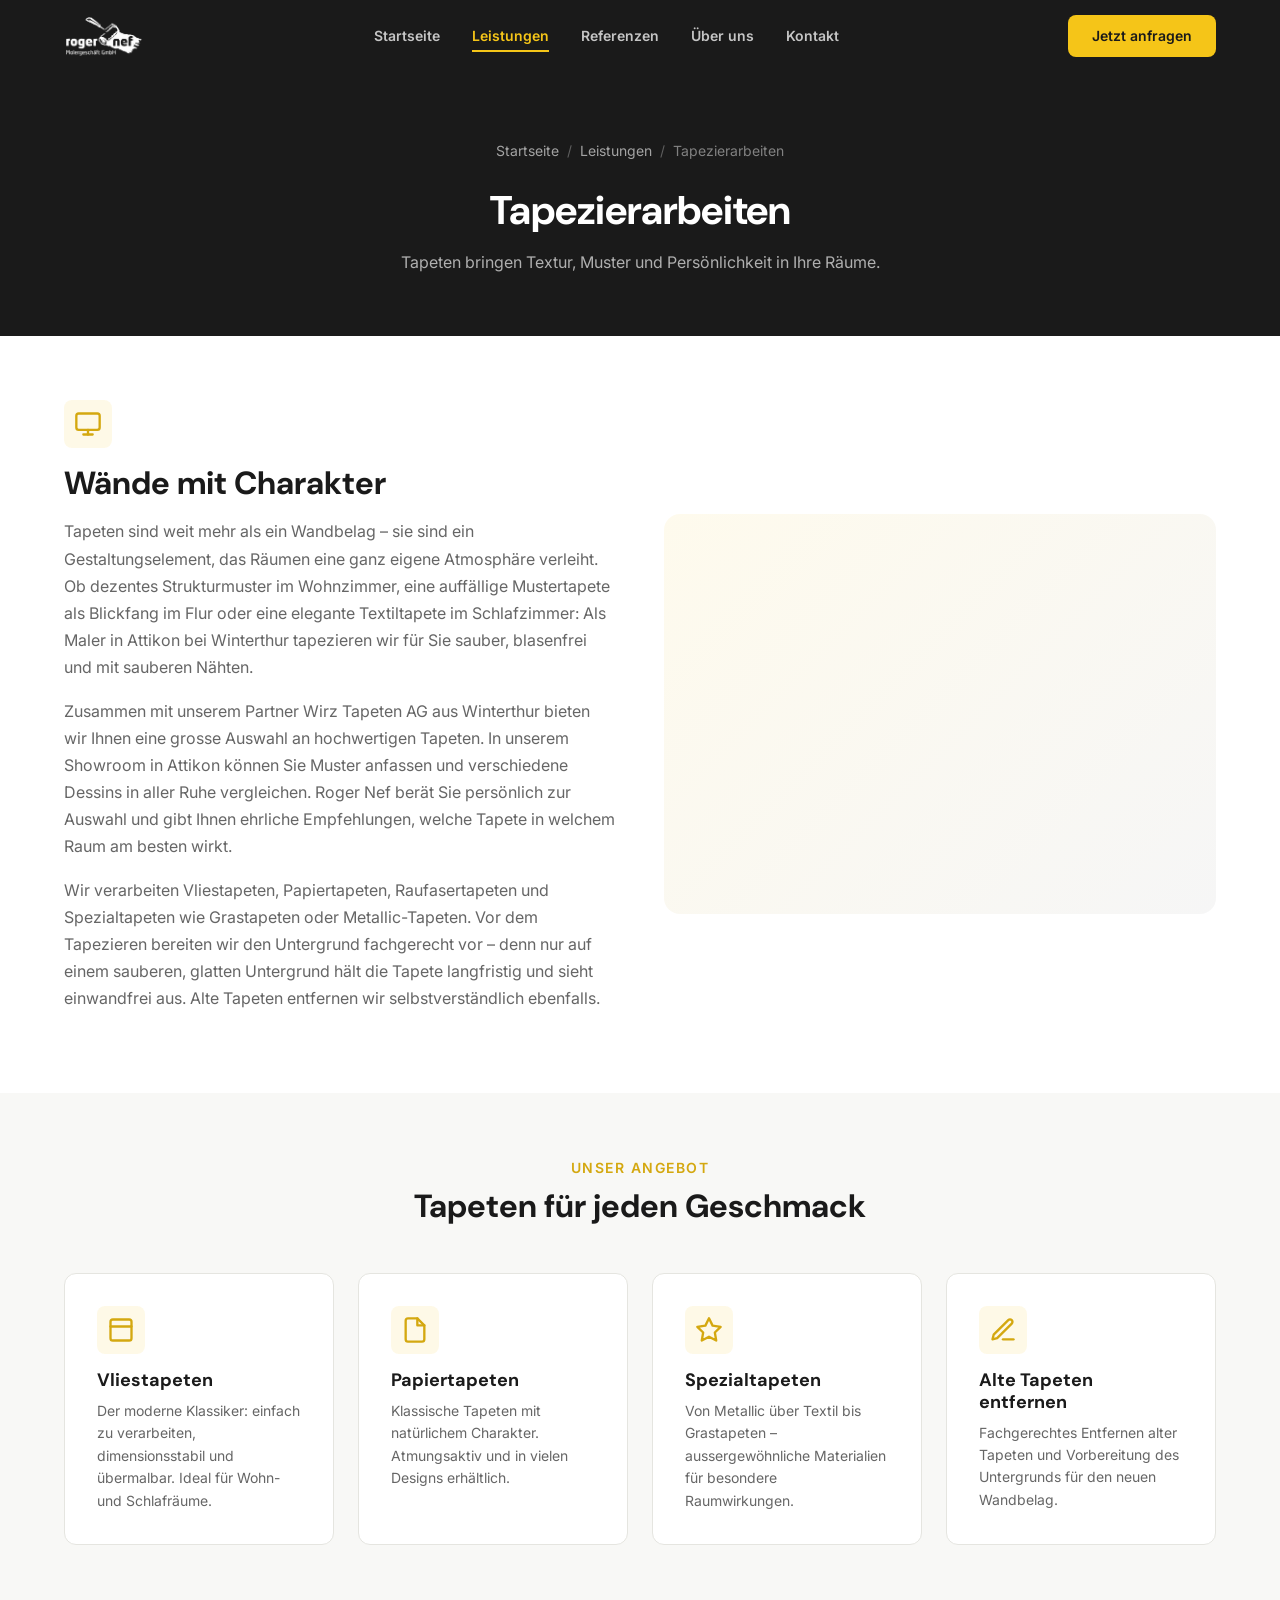
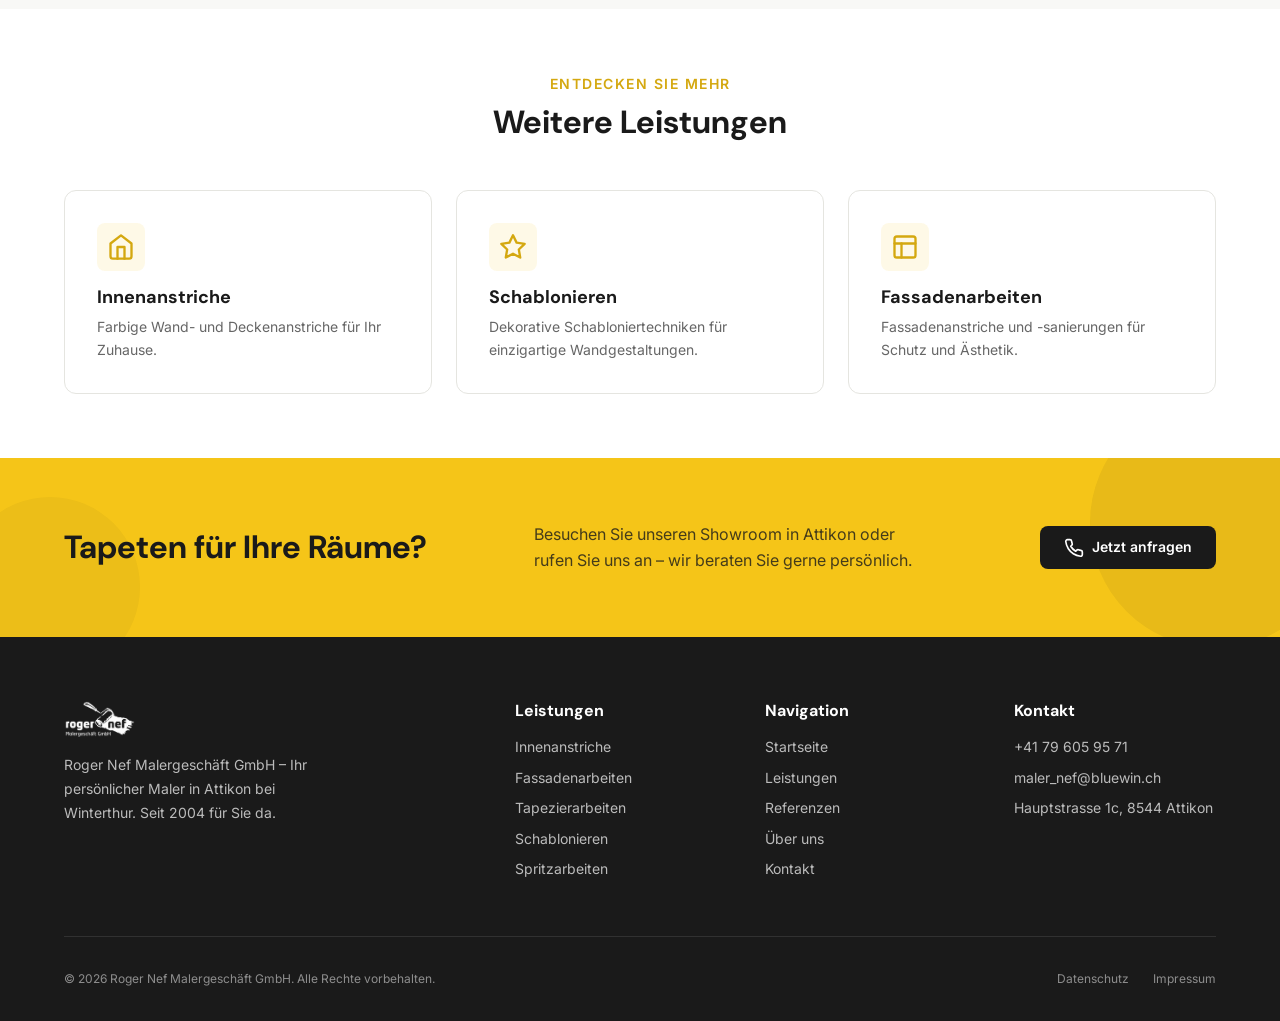
<file: leistungen/tapezieren.html>
<!DOCTYPE html>
<html lang="de-CH">
<head>
  <meta charset="UTF-8">
  <meta name="viewport" content="width=device-width, initial-scale=1.0">
  <title>Tapezierarbeiten | Maler Nef Attikon</title>
  <meta name="description" content="Professionelle Tapezierarbeiten vom Maler in Attikon. Vliestapeten, Papiertapeten und Spezialtapeten – sauber verarbeitet. Roger Nef, Region Winterthur.">
  <meta name="robots" content="index, follow">
  <link rel="canonical" href="https://malernef-redesign.pages.dev/leistungen/tapezieren.html">
  <meta property="og:title" content="Tapezierarbeiten | Maler Nef Attikon">
  <meta property="og:description" content="Tapezierarbeiten vom Maler in Attikon. Vlies-, Papier- und Spezialtapeten – sauber und präzise verarbeitet.">
  <meta property="og:url" content="https://malernef-redesign.pages.dev/leistungen/tapezieren.html">
  <meta property="og:type" content="website">
  <meta property="og:locale" content="de_CH">
  <link href="https://fonts.googleapis.com/css2?family=DM+Sans:wght@500;700&family=Inter:wght@300;400;600&display=swap" rel="stylesheet">
  <link rel="stylesheet" href="../style.css">
  <link rel="icon" type="image/svg+xml" href="data:image/svg+xml,<svg xmlns='http://www.w3.org/2000/svg' viewBox='0 0 32 32'><rect width='32' height='32' rx='6' fill='%23F5C518'/><text x='50%25' y='55%25' text-anchor='middle' dominant-baseline='central' font-size='11' font-weight='bold' fill='%231A1A1A'>NEF</text></svg>">
  <script type="application/ld+json">
  [
    {"@context":"https://schema.org","@type":"BreadcrumbList","itemListElement":[{"@type":"ListItem","position":1,"name":"Startseite","item":"https://malernef-redesign.pages.dev/"},{"@type":"ListItem","position":2,"name":"Leistungen","item":"https://malernef-redesign.pages.dev/leistungen.html"},{"@type":"ListItem","position":3,"name":"Tapezierarbeiten","item":"https://malernef-redesign.pages.dev/leistungen/tapezieren.html"}]},
    {"@context":"https://schema.org","@type":"Service","serviceType":"Tapezierarbeiten","provider":{"@type":"HomeAndConstructionBusiness","name":"Roger Nef Malergeschäft GmbH","address":{"@type":"PostalAddress","streetAddress":"Hauptstrasse 1c","addressLocality":"Attikon","postalCode":"8544","addressCountry":"CH"},"telephone":"+41796059571"},"areaServed":["Attikon","Winterthur","Wiesendangen","Seuzach"],"description":"Professionelle Tapezierarbeiten – Vliestapeten, Papiertapeten und Spezialtapeten sauber verarbeitet."}
  ]
  </script>
</head>
<body>

  <header class="site-header" id="header">
    <div class="container header-inner">
      <a href="../index.html" class="logo"><img src="../images/logo.png" alt="Roger Nef Malergeschäft GmbH" class="logo-img"></a>
      <nav class="main-nav" id="mainNav" aria-label="Hauptnavigation">
        <ul>
          <li><a href="../index.html">Startseite</a></li>
          <li><a href="../leistungen.html" class="active">Leistungen</a></li>
          <li><a href="../referenzen.html">Referenzen</a></li>
          <li><a href="../ueber-uns.html">Über uns</a></li>
          <li><a href="../kontakt.html">Kontakt</a></li>
        </ul>
      </nav>
      <a href="../kontakt.html" class="btn btn-primary">Jetzt anfragen</a>
      <button class="mobile-toggle" id="mobileToggle" aria-label="Menü öffnen"><span></span><span></span><span></span></button>
    </div>
  </header>

  <section class="page-header">
    <div class="container">
      <div class="breadcrumb">
        <a href="../index.html">Startseite</a> <span>/</span> <a href="../leistungen.html">Leistungen</a> <span>/</span> Tapezierarbeiten
      </div>
      <h1>Tapezierarbeiten</h1>
      <p>Tapeten bringen Textur, Muster und Persönlichkeit in Ihre Räume.</p>
    </div>
  </section>

  <section class="section">
    <div class="container">
      <div class="text-image">
        <div class="text-image-content">
          <div class="service-icon" style="margin: 0 0 16px;">
            <svg width="28" height="28" viewBox="0 0 24 24" fill="none" stroke="var(--color-primary-dark)" stroke-width="2" stroke-linecap="round" stroke-linejoin="round"><rect x="2" y="3" width="20" height="14" rx="2" ry="2"/><line x1="8" y1="21" x2="16" y2="21"/><line x1="12" y1="17" x2="12" y2="21"/></svg>
          </div>
          <h2>Wände mit Charakter</h2>
          <p>Tapeten sind weit mehr als ein Wandbelag – sie sind ein Gestaltungselement, das Räumen eine ganz eigene Atmosphäre verleiht. Ob dezentes Strukturmuster im Wohnzimmer, eine auffällige Mustertapete als Blickfang im Flur oder eine elegante Textiltapete im Schlafzimmer: Als Maler in Attikon bei Winterthur tapezieren wir für Sie sauber, blasenfrei und mit sauberen Nähten.</p>
          <p>Zusammen mit unserem Partner Wirz Tapeten AG aus Winterthur bieten wir Ihnen eine grosse Auswahl an hochwertigen Tapeten. In unserem Showroom in Attikon können Sie Muster anfassen und verschiedene Dessins in aller Ruhe vergleichen. Roger Nef berät Sie persönlich zur Auswahl und gibt Ihnen ehrliche Empfehlungen, welche Tapete in welchem Raum am besten wirkt.</p>
          <p>Wir verarbeiten Vliestapeten, Papiertapeten, Raufasertapeten und Spezialtapeten wie Grastapeten oder Metallic-Tapeten. Vor dem Tapezieren bereiten wir den Untergrund fachgerecht vor – denn nur auf einem sauberen, glatten Untergrund hält die Tapete langfristig und sieht einwandfrei aus. Alte Tapeten entfernen wir selbstverständlich ebenfalls.</p>
        </div>
        <div class="text-image-visual"></div>
      </div>
    </div>
  </section>

  <section class="section section-light">
    <div class="container">
      <div class="section-header">
        <span class="section-label">Unser Angebot</span>
        <h2>Tapeten für jeden Geschmack</h2>
      </div>
      <div class="services-grid">
        <div class="service-card">
          <div class="service-icon">
            <svg width="28" height="28" viewBox="0 0 24 24" fill="none" stroke="var(--color-primary-dark)" stroke-width="2" stroke-linecap="round" stroke-linejoin="round"><rect x="3" y="3" width="18" height="18" rx="2"/><path d="M3 9h18"/></svg>
          </div>
          <h3>Vliestapeten</h3>
          <p>Der moderne Klassiker: einfach zu verarbeiten, dimensionsstabil und übermalbar. Ideal für Wohn- und Schlafräume.</p>
        </div>
        <div class="service-card">
          <div class="service-icon">
            <svg width="28" height="28" viewBox="0 0 24 24" fill="none" stroke="var(--color-primary-dark)" stroke-width="2" stroke-linecap="round" stroke-linejoin="round"><path d="M14 2H6a2 2 0 00-2 2v16a2 2 0 002 2h12a2 2 0 002-2V8z"/><polyline points="14 2 14 8 20 8"/></svg>
          </div>
          <h3>Papiertapeten</h3>
          <p>Klassische Tapeten mit natürlichem Charakter. Atmungsaktiv und in vielen Designs erhältlich.</p>
        </div>
        <div class="service-card">
          <div class="service-icon">
            <svg width="28" height="28" viewBox="0 0 24 24" fill="none" stroke="var(--color-primary-dark)" stroke-width="2" stroke-linecap="round" stroke-linejoin="round"><polygon points="12 2 15.09 8.26 22 9.27 17 14.14 18.18 21.02 12 17.77 5.82 21.02 7 14.14 2 9.27 8.91 8.26 12 2"/></svg>
          </div>
          <h3>Spezialtapeten</h3>
          <p>Von Metallic über Textil bis Grastapeten – aussergewöhnliche Materialien für besondere Raumwirkungen.</p>
        </div>
        <div class="service-card">
          <div class="service-icon">
            <svg width="28" height="28" viewBox="0 0 24 24" fill="none" stroke="var(--color-primary-dark)" stroke-width="2" stroke-linecap="round" stroke-linejoin="round"><path d="M12 20h9"/><path d="M16.5 3.5a2.121 2.121 0 013 3L7 19l-4 1 1-4L16.5 3.5z"/></svg>
          </div>
          <h3>Alte Tapeten entfernen</h3>
          <p>Fachgerechtes Entfernen alter Tapeten und Vorbereitung des Untergrunds für den neuen Wandbelag.</p>
        </div>
      </div>
    </div>
  </section>

  <!-- Weitere Leistungen -->
  <section class="section">
    <div class="container">
      <div class="section-header">
        <span class="section-label">Entdecken Sie mehr</span>
        <h2>Weitere Leistungen</h2>
      </div>
      <div class="services-grid">
        <div class="service-card">
          <a href="./innenanstriche.html" style="text-decoration:none;color:inherit;">
            <div class="service-icon">
              <svg width="28" height="28" viewBox="0 0 24 24" fill="none" stroke="var(--color-primary-dark)" stroke-width="2" stroke-linecap="round" stroke-linejoin="round"><path d="M3 9l9-7 9 7v11a2 2 0 01-2 2H5a2 2 0 01-2-2z"/><polyline points="9 22 9 12 15 12 15 22"/></svg>
            </div>
            <h3>Innenanstriche</h3>
            <p>Farbige Wand- und Deckenanstriche für Ihr Zuhause.</p>
          </a>
        </div>
        <div class="service-card">
          <a href="./schablonieren.html" style="text-decoration:none;color:inherit;">
            <div class="service-icon">
              <svg width="28" height="28" viewBox="0 0 24 24" fill="none" stroke="var(--color-primary-dark)" stroke-width="2" stroke-linecap="round" stroke-linejoin="round"><polygon points="12 2 15.09 8.26 22 9.27 17 14.14 18.18 21.02 12 17.77 5.82 21.02 7 14.14 2 9.27 8.91 8.26 12 2"/></svg>
            </div>
            <h3>Schablonieren</h3>
            <p>Dekorative Schabloniertechniken für einzigartige Wandgestaltungen.</p>
          </a>
        </div>
        <div class="service-card">
          <a href="./fassaden.html" style="text-decoration:none;color:inherit;">
            <div class="service-icon">
              <svg width="28" height="28" viewBox="0 0 24 24" fill="none" stroke="var(--color-primary-dark)" stroke-width="2" stroke-linecap="round" stroke-linejoin="round"><rect x="3" y="3" width="18" height="18" rx="2" ry="2"/><line x1="3" y1="9" x2="21" y2="9"/><line x1="9" y1="21" x2="9" y2="9"/></svg>
            </div>
            <h3>Fassadenarbeiten</h3>
            <p>Fassadenanstriche und -sanierungen für Schutz und Ästhetik.</p>
          </a>
        </div>
      </div>
    </div>
  </section>

  <section class="cta-banner-yellow">
    <div class="cta-banner-yellow-deco"></div>
    <div class="cta-banner-yellow-deco-2"></div>
    <div class="container">
      <h2>Tapeten für Ihre Räume?</h2>
      <p>Besuchen Sie unseren Showroom in Attikon oder rufen Sie uns an – wir beraten Sie gerne persönlich.</p>
      <a href="../kontakt.html" class="btn btn-dark">
        <svg width="20" height="20" viewBox="0 0 24 24" fill="none" stroke="currentColor" stroke-width="2" stroke-linecap="round" stroke-linejoin="round"><path d="M22 16.92v3a2 2 0 01-2.18 2 19.79 19.79 0 01-8.63-3.07 19.5 19.5 0 01-6-6 19.79 19.79 0 01-3.07-8.67A2 2 0 014.11 2h3a2 2 0 012 1.72c.127.96.361 1.903.7 2.81a2 2 0 01-.45 2.11L8.09 9.91a16 16 0 006 6l1.27-1.27a2 2 0 012.11-.45c.907.339 1.85.573 2.81.7A2 2 0 0122 16.92z"/></svg>
        Jetzt anfragen
      </a>
    </div>
  </section>

  <footer class="site-footer">
    <div class="container">
      <div class="footer-grid">
        <div class="footer-brand">
          <img src="../images/logo.png" alt="Roger Nef Malergeschäft GmbH" class="logo-img footer-logo-img">
          <p>Roger Nef Malergeschäft GmbH – Ihr persönlicher Maler in Attikon bei Winterthur. Seit 2004 für Sie da.</p>
        </div>
        <div class="footer-col"><h4>Leistungen</h4><a href="./innenanstriche.html">Innenanstriche</a><a href="./fassaden.html">Fassadenarbeiten</a><a href="./tapezieren.html">Tapezierarbeiten</a><a href="./schablonieren.html">Schablonieren</a><a href="./spritzarbeiten.html">Spritzarbeiten</a></div>
        <div class="footer-col"><h4>Navigation</h4><a href="../index.html">Startseite</a><a href="../leistungen.html">Leistungen</a><a href="../referenzen.html">Referenzen</a><a href="../ueber-uns.html">Über uns</a><a href="../kontakt.html">Kontakt</a></div>
        <div class="footer-col"><h4>Kontakt</h4><a href="tel:+41796059571">+41 79 605 95 71</a><a href="mailto:maler_nef@bluewin.ch">maler_nef@bluewin.ch</a><a href="../kontakt.html">Hauptstrasse 1c, 8544 Attikon</a></div>
      </div>
      <div class="footer-bottom">
        <p>&copy; 2026 Roger Nef Malergeschäft GmbH. Alle Rechte vorbehalten.</p>
        <div class="legal-links"><a href="#">Datenschutz</a><a href="#">Impressum</a></div>
      </div>
    </div>
  </footer>

  <script>
    document.getElementById('mobileToggle').addEventListener('click', function() { document.getElementById('mainNav').classList.toggle('active'); });
    window.addEventListener('scroll', function() { document.getElementById('header').classList.toggle('scrolled', window.scrollY > 20); });
  </script>
</body>
</html>
</file>
<file: style.css>
/* Brand Style Guide – Roger Nef Malergeschäft GmbH */
:root {
  --color-primary: #F5C518;
  --color-primary-dark: #D4A810;
  --color-dark: #1A1A1A;
  --color-bg: #FFFFFF;
  --color-warm: #FFF9E6;
  --color-text: #333333;
  --color-text-secondary: #666666;
  --color-surface: #F8F8F6;
  --color-border: #E5E5E0;

  --font-heading: 'DM Sans', Arial, sans-serif;
  --font-body: 'Inter', Arial, sans-serif;

  --font-size-xs: 0.75rem;
  --font-size-small: 0.875rem;
  --font-size-base: 1rem;
  --font-size-lg: 1.125rem;
  --font-size-xl: 1.25rem;
  --font-size-2xl: 1.5rem;
  --font-size-3xl: 2rem;
  --font-size-4xl: 2.5rem;
  --font-size-5xl: 3.5rem;
  --font-size-6xl: 4.5rem;

  --space-xs: 0.25rem;
  --space-sm: 0.5rem;
  --space-md: 1rem;
  --space-lg: 1.5rem;
  --space-xl: 2rem;
  --space-2xl: 3rem;
  --space-3xl: 4rem;

  --radius: 8px;
  --radius-lg: 12px;
  --radius-xl: 16px;
  --shadow: 0 1px 3px rgba(26,26,26,0.06);
  --shadow-lg: 0 8px 30px rgba(26,26,26,0.10);
}

*, *::before, *::after { box-sizing: border-box; margin: 0; padding: 0; }

html { scroll-behavior: smooth; }

body {
  font-family: var(--font-body);
  color: var(--color-text);
  background: var(--color-bg);
  line-height: 1.6;
  -webkit-font-smoothing: antialiased;
}

h1, h2, h3, h4 { font-family: var(--font-heading); line-height: 1.2; }

a { text-decoration: none; color: inherit; transition: color 0.2s; }

img { max-width: 100%; height: auto; }

.container { max-width: 1200px; margin: 0 auto; padding: 0 var(--space-lg); }

/* === HEADER === */
.site-header {
  position: fixed; top: 0; left: 0; right: 0; z-index: 100;
  background: transparent;
  transition: background 0.3s, box-shadow 0.3s, border 0.3s;
}
.site-header.scrolled {
  background: rgba(255,255,255,0.95);
  backdrop-filter: blur(12px);
  box-shadow: var(--shadow);
  border-bottom: 1px solid var(--color-border);
}
.header-inner {
  display: flex; align-items: center; justify-content: space-between;
  height: 72px;
}
.logo { display: flex; align-items: center; gap: var(--space-sm); }
.logo-img {
  height: 40px;
  width: auto;
  display: block;
  object-fit: contain;
  transition: filter 0.3s;
}
.footer-logo-img {
  height: 36px;
  filter: brightness(0) invert(1);
}
.main-nav ul { display: flex; gap: var(--space-xl); list-style: none; }
.main-nav a {
  font-size: var(--font-size-small); font-weight: 600; color: var(--color-text-secondary);
  padding: var(--space-sm) 0; position: relative;
}
.site-header:not(.scrolled) .main-nav a { color: rgba(255,255,255,0.75); }
.site-header:not(.scrolled) .main-nav a.active,
.site-header:not(.scrolled) .main-nav a:hover { color: var(--color-primary); }
.site-header.scrolled .main-nav a { color: var(--color-text-secondary); }
.main-nav a.active, .main-nav a:hover { color: var(--color-primary-dark); }
.main-nav a::after {
  content: ''; position: absolute; bottom: 0; left: 0; width: 0; height: 2px;
  background: var(--color-primary); transition: width 0.3s;
}
.main-nav a:hover::after, .main-nav a.active::after { width: 100%; }

/* Logo color states */
.site-header:not(.scrolled) .logo-img {
  filter: brightness(0) invert(1);
}
.site-header.scrolled .logo-img {
  filter: none;
}

/* Buttons */
.btn {
  display: inline-flex; align-items: center; gap: var(--space-sm);
  padding: 10px 24px; border-radius: var(--radius); font-weight: 600;
  font-size: var(--font-size-small); cursor: pointer; border: none;
  transition: all 0.2s; text-decoration: none;
}
.btn-primary { background: var(--color-primary); color: var(--color-dark); }
.btn-primary:hover { background: var(--color-primary-dark); }
.btn-secondary {
  background: transparent; color: var(--color-dark);
  border: 1.5px solid var(--color-dark);
}
.btn-secondary:hover { background: var(--color-dark); color: var(--color-bg); }
.btn-outline {
  background: transparent; color: var(--color-primary-dark);
  border: 1.5px solid var(--color-primary);
}
.btn-outline:hover { background: var(--color-primary); color: var(--color-dark); }
.btn-white {
  background: var(--color-bg); color: var(--color-dark);
  border: none;
}
.btn-white:hover { background: var(--color-surface); }
.btn-dark {
  background: var(--color-dark); color: var(--color-bg);
  border: none;
}
.btn-dark:hover { background: #333; }

/* Mobile Toggle */
.mobile-toggle { display: none; background: none; border: none; cursor: pointer; padding: 8px; }
.mobile-toggle span {
  display: block; width: 24px; height: 2px; background: var(--color-bg);
  margin: 5px 0; transition: 0.3s;
}
.site-header.scrolled .mobile-toggle span { background: var(--color-dark); }

/* === HERO – Full-width Claim === */
.hero {
  position: relative; min-height: 100vh; display: flex; align-items: center;
  background: var(--color-dark);
  overflow: hidden;
}
.hero::before {
  content: ''; position: absolute; inset: 0;
  background: linear-gradient(160deg, #0d0d0d 0%, #1a1a1a 40%, #222 100%);
}
.hero .container {
  position: relative; z-index: 2;
  text-align: center;
  padding: 140px 0 80px;
}
.hero-badge {
  display: inline-flex; align-items: center; gap: var(--space-sm);
  background: rgba(245,197,24,0.12); border: 1px solid rgba(245,197,24,0.25);
  color: var(--color-primary); padding: 8px 20px;
  border-radius: 100px; font-size: var(--font-size-small); margin-bottom: var(--space-xl);
  font-weight: 600;
}
.hero-slogan {
  font-family: var(--font-heading);
  font-size: var(--font-size-6xl);
  font-weight: 700;
  color: var(--color-bg);
  line-height: 1.1;
  margin-bottom: var(--space-lg);
  max-width: 900px;
  margin-left: auto;
  margin-right: auto;
}
.hero-slogan .slogan-highlight {
  color: var(--color-primary);
  display: block;
}
.hero-subtitle {
  font-size: var(--font-size-lg); color: rgba(255,255,255,0.65);
  margin-bottom: var(--space-2xl); line-height: 1.7; max-width: 600px;
  margin-left: auto; margin-right: auto;
}
.hero-buttons {
  display: flex; gap: var(--space-md); flex-wrap: wrap;
  justify-content: center;
}
.hero .btn-primary { background: var(--color-primary); color: var(--color-dark); }
.hero .btn-secondary {
  border-color: rgba(255,255,255,0.25); color: var(--color-bg);
}
.hero .btn-secondary:hover { background: rgba(255,255,255,0.08); }
.hero-tagline {
  margin-top: var(--space-2xl);
  padding-top: var(--space-lg);
  border-top: 1px solid rgba(255,255,255,0.08);
  font-size: var(--font-size-small); color: rgba(255,255,255,0.35);
  font-weight: 500;
  letter-spacing: 1px;
}

/* Hero decorative elements */
.hero-deco {
  position: absolute; z-index: 1;
}
.hero-deco-1 {
  top: 10%; right: 5%;
  width: 300px; height: 300px;
  border-radius: 50%;
  background: radial-gradient(circle, rgba(245,197,24,0.06) 0%, transparent 70%);
}
.hero-deco-2 {
  bottom: 10%; left: 5%;
  width: 200px; height: 200px;
  border-radius: 50%;
  background: radial-gradient(circle, rgba(245,197,24,0.04) 0%, transparent 70%);
}
.hero-deco-stripe {
  position: absolute; z-index: 1;
  bottom: 0; left: 0; right: 0; height: 4px;
  background: var(--color-primary);
}

/* === STATS BAR – Horizontal with yellow accents === */
.stats-bar {
  background: var(--color-bg);
  border-bottom: 1px solid var(--color-border);
  padding: var(--space-xl) 0;
}
.stats-bar-inner {
  display: flex;
  justify-content: space-between;
  align-items: center;
}
.stats-bar-item {
  display: flex;
  align-items: center;
  gap: var(--space-md);
  flex: 1;
  position: relative;
}
.stats-bar-item:not(:last-child)::after {
  content: '';
  position: absolute;
  right: 0;
  top: 50%;
  transform: translateY(-50%);
  width: 1px;
  height: 40px;
  background: var(--color-border);
}
.stats-bar-accent {
  width: 4px;
  height: 48px;
  background: var(--color-primary);
  border-radius: 2px;
  flex-shrink: 0;
}
.stats-bar-content {}
.stats-bar-value {
  font-family: var(--font-heading);
  font-size: var(--font-size-2xl);
  font-weight: 700;
  color: var(--color-dark);
  line-height: 1.2;
}
.stats-bar-label {
  font-size: var(--font-size-small);
  color: var(--color-text-secondary);
  margin-top: 2px;
}

/* Legacy stats grid (fallback) */
.section-dark { background: var(--color-dark); color: var(--color-bg); padding: var(--space-2xl) 0; }
.stats-grid { display: grid; grid-template-columns: repeat(4, 1fr); gap: var(--space-xl); text-align: center; }
.stat-item h3 { font-size: var(--font-size-3xl); color: var(--color-primary); font-family: var(--font-heading); }
.stat-item p { font-size: var(--font-size-small); opacity: 0.7; margin-top: var(--space-xs); }

/* === SECTIONS === */
.section { padding: var(--space-3xl) 0; }
.section-light { background: var(--color-surface); }
.section-warm { background: var(--color-warm); }
.section-header { text-align: center; margin-bottom: var(--space-2xl); }
.section-label {
  display: block; font-size: var(--font-size-small); font-weight: 600;
  color: var(--color-primary-dark); text-transform: uppercase; letter-spacing: 1.5px;
  margin-bottom: var(--space-sm);
}
.section-header h2 {
  font-size: var(--font-size-3xl); margin-bottom: var(--space-md); color: var(--color-dark);
}
.section-header p { color: var(--color-text-secondary); max-width: 600px; margin: 0 auto; }

/* Page Header */
.page-header {
  background: var(--color-dark); color: var(--color-bg);
  padding: 140px 0 60px; text-align: center;
}
.page-header h1 { font-size: var(--font-size-4xl); margin-bottom: var(--space-md); }
.page-header p { color: rgba(255,255,255,0.65); max-width: 500px; margin: 0 auto; }

/* Breadcrumb */
.breadcrumb {
  display: flex; align-items: center; gap: var(--space-sm);
  font-size: var(--font-size-small); color: rgba(255,255,255,0.45);
  margin-bottom: var(--space-lg); justify-content: center;
}
.breadcrumb a { color: rgba(255,255,255,0.6); }
.breadcrumb a:hover { color: var(--color-primary); }
.breadcrumb span { color: rgba(255,255,255,0.3); }
.breadcrumb .current { color: rgba(255,255,255,0.8); }

/* === BENTO GRID === */
.bento-grid {
  display: grid;
  grid-template-columns: repeat(6, 1fr);
  grid-auto-rows: minmax(220px, auto);
  gap: var(--space-lg);
}
.bento-item {
  background: var(--color-bg);
  border: 1px solid var(--color-border);
  border-radius: var(--radius-xl);
  padding: var(--space-xl);
  display: flex;
  flex-direction: column;
  justify-content: space-between;
  transition: box-shadow 0.3s, transform 0.3s;
  position: relative;
  overflow: hidden;
}
.bento-item:hover {
  box-shadow: var(--shadow-lg);
  transform: translateY(-4px);
}
/* 2 large items: span 3 columns each */
.bento-item.bento-large {
  grid-column: span 3;
  min-height: 300px;
}
/* 3 small items: span 2 columns each */
.bento-item.bento-small {
  grid-column: span 2;
  min-height: 220px;
}
.bento-item-icon {
  display: inline-flex;
  align-items: center;
  justify-content: center;
  width: 56px; height: 56px;
  border-radius: var(--radius-lg);
  background: rgba(245,197,24,0.1);
  margin-bottom: var(--space-md);
}
.bento-large .bento-item-icon {
  width: 64px; height: 64px;
}
.bento-item h3 {
  font-size: var(--font-size-lg);
  font-family: var(--font-heading);
  color: var(--color-dark);
  margin-bottom: var(--space-sm);
  font-weight: 700;
}
.bento-large h3 {
  font-size: var(--font-size-2xl);
}
.bento-item p {
  font-size: var(--font-size-small);
  color: var(--color-text-secondary);
  line-height: 1.7;
  flex-grow: 1;
}
.bento-large p {
  font-size: var(--font-size-base);
}
.bento-item .card-link {
  margin-top: var(--space-md);
}
.bento-item-deco {
  position: absolute;
  bottom: -20px;
  right: -20px;
  opacity: 0.04;
}
.bento-item:hover .bento-item-deco {
  opacity: 0.08;
}

/* Service Cards (used on subpages) */
.services-grid { display: grid; grid-template-columns: repeat(auto-fit, minmax(240px, 1fr)); gap: var(--space-lg); }
.service-card {
  background: var(--color-bg); border: 1px solid var(--color-border);
  border-radius: var(--radius-lg); padding: var(--space-xl);
  transition: box-shadow 0.3s, transform 0.3s;
}
.service-card:hover { box-shadow: var(--shadow-lg); transform: translateY(-4px); }
.service-icon {
  display: inline-flex; align-items: center; justify-content: center;
  width: 48px; height: 48px; border-radius: var(--radius);
  background: rgba(245,197,24,0.1); margin-bottom: var(--space-md);
}
.service-card h3 {
  font-size: var(--font-size-lg); font-family: var(--font-heading);
  margin-bottom: var(--space-sm); color: var(--color-dark);
}
.service-card p { font-size: var(--font-size-small); color: var(--color-text-secondary); }
.card-link {
  display: inline-flex; align-items: center; gap: 4px;
  font-size: var(--font-size-small); font-weight: 600; color: var(--color-primary-dark);
  margin-top: var(--space-md);
}
.card-link:hover { color: var(--color-primary); }

/* Text + Image */
.text-image { display: grid; grid-template-columns: 1fr 1fr; gap: var(--space-2xl); align-items: center; }
.text-image-content h2 {
  font-size: var(--font-size-3xl); color: var(--color-dark); margin-bottom: var(--space-md);
}
.text-image-content p { color: var(--color-text-secondary); margin-bottom: var(--space-md); line-height: 1.7; }
.text-image-visual {
  border-radius: var(--radius-xl); min-height: 400px; overflow: hidden;
  background: linear-gradient(135deg, rgba(245,197,24,0.08), rgba(26,26,26,0.04));
  display: flex; align-items: center; justify-content: center;
}

/* Partner Grid */
.partner-grid { display: grid; grid-template-columns: repeat(4, 1fr); gap: var(--space-lg); }
.partner-card {
  background: var(--color-bg); border: 1px solid var(--color-border);
  border-radius: var(--radius-lg); padding: var(--space-xl);
  text-align: center; transition: box-shadow 0.3s;
}
.partner-card:hover { box-shadow: var(--shadow-lg); }
.partner-card h4 {
  font-family: var(--font-heading); font-size: var(--font-size-base);
  color: var(--color-dark); margin-bottom: var(--space-xs);
}
.partner-card p { font-size: var(--font-size-small); color: var(--color-text-secondary); }
.partner-icon {
  display: inline-flex; align-items: center; justify-content: center;
  width: 56px; height: 56px; border-radius: 50%;
  background: var(--color-warm); margin-bottom: var(--space-md);
}

/* === CTA BANNER – Full-width yellow === */
.cta-banner-yellow {
  background: var(--color-primary); color: var(--color-dark);
  padding: var(--space-3xl) var(--space-lg);
  position: relative;
  overflow: hidden;
}
.cta-banner-yellow .container {
  position: relative; z-index: 2;
  display: flex;
  align-items: center;
  justify-content: space-between;
  gap: var(--space-xl);
}
.cta-banner-yellow h2 {
  font-size: var(--font-size-3xl);
  margin-bottom: 0;
  flex-shrink: 0;
}
.cta-banner-yellow p {
  opacity: 0.8;
  max-width: 400px;
  margin: 0;
  font-size: var(--font-size-base);
}
.cta-banner-yellow .btn-dark {
  flex-shrink: 0;
}
.cta-banner-yellow-deco {
  position: absolute;
  top: -60px; right: -60px;
  width: 250px; height: 250px;
  border-radius: 50%;
  background: rgba(26,26,26,0.06);
  z-index: 1;
}
.cta-banner-yellow-deco-2 {
  position: absolute;
  bottom: -40px; left: -40px;
  width: 180px; height: 180px;
  border-radius: 50%;
  background: rgba(26,26,26,0.04);
  z-index: 1;
}

/* Dark CTA Banner (for subpages) */
.cta-banner {
  background: var(--color-dark); color: var(--color-bg);
  text-align: center; padding: var(--space-3xl) var(--space-lg);
}
.cta-banner h2 { font-size: var(--font-size-3xl); margin-bottom: var(--space-md); }
.cta-banner p { opacity: 0.7; max-width: 500px; margin: 0 auto var(--space-xl); }

/* Ref Cards */
.ref-grid { display: grid; grid-template-columns: repeat(auto-fit, minmax(300px, 1fr)); gap: var(--space-lg); }
.ref-card {
  background: var(--color-bg); border: 1px solid var(--color-border);
  border-radius: var(--radius-lg); overflow: hidden;
  transition: box-shadow 0.3s, transform 0.3s;
}
.ref-card:hover { box-shadow: var(--shadow-lg); transform: translateY(-2px); }
.ref-card-img {
  height: 200px;
  background: linear-gradient(135deg, rgba(245,197,24,0.08), rgba(26,26,26,0.04));
  display: flex; align-items: center; justify-content: center;
}
.ref-card-body { padding: var(--space-lg); }
.ref-card-body h3 {
  font-family: var(--font-heading); font-size: var(--font-size-lg);
  color: var(--color-dark); margin-bottom: var(--space-sm);
}
.ref-card-body p { font-size: var(--font-size-small); color: var(--color-text-secondary); margin-bottom: var(--space-md); }
.ref-tag {
  display: inline-block; background: var(--color-warm); color: var(--color-primary-dark);
  font-size: var(--font-size-xs); font-weight: 600; padding: 4px 10px;
  border-radius: 100px; margin-right: var(--space-xs); margin-bottom: var(--space-xs);
}

/* Contact */
.contact-grid { display: grid; grid-template-columns: 1fr 1fr; gap: var(--space-2xl); }
.contact-info h3 { font-family: var(--font-heading); font-size: var(--font-size-2xl); color: var(--color-dark); margin-bottom: var(--space-md); }
.contact-item { display: flex; gap: var(--space-md); margin-bottom: var(--space-lg); }
.contact-item-icon {
  flex-shrink: 0; width: 48px; height: 48px; border-radius: var(--radius);
  background: rgba(245,197,24,0.1); display: flex; align-items: center; justify-content: center;
}
.contact-item-text h4 { font-size: var(--font-size-base); margin-bottom: var(--space-xs); }
.contact-item-text p, .contact-item-text a {
  font-size: var(--font-size-small); color: var(--color-text-secondary);
}
.contact-item-text a:hover { color: var(--color-primary-dark); }
.contact-form {
  background: var(--color-bg); border: 1px solid var(--color-border);
  border-radius: var(--radius-xl); padding: var(--space-xl);
}
.form-group { margin-bottom: var(--space-md); }
.form-group label {
  display: block; font-size: var(--font-size-small); font-weight: 600;
  color: var(--color-dark); margin-bottom: var(--space-xs);
}
.form-group input, .form-group select, .form-group textarea {
  width: 100%; padding: 10px 14px; border: 1px solid var(--color-border);
  border-radius: var(--radius); font-family: var(--font-body);
  font-size: var(--font-size-base); background: var(--color-surface);
  transition: border-color 0.2s;
}
.form-group input:focus, .form-group select:focus, .form-group textarea:focus {
  outline: none; border-color: var(--color-primary);
}
.form-row { display: grid; grid-template-columns: 1fr 1fr; gap: var(--space-md); }

/* Product features list */
.product-features {
  color: var(--color-text-secondary); font-size: var(--font-size-small);
  margin-bottom: var(--space-md); padding-left: var(--space-md); list-style: disc;
}
.product-features li { margin-bottom: var(--space-xs); }

/* Showroom badge */
.showroom-badge {
  display: inline-flex; align-items: center; gap: var(--space-sm);
  background: var(--color-warm); border: 1px solid rgba(245,197,24,0.3);
  color: var(--color-primary-dark); padding: 10px 18px;
  border-radius: var(--radius); font-size: var(--font-size-small); font-weight: 600;
}

/* Team / About */
.about-values { display: grid; grid-template-columns: repeat(3, 1fr); gap: var(--space-lg); margin-top: var(--space-xl); }
.value-item { text-align: center; padding: var(--space-xl); }
.value-item h4 { font-family: var(--font-heading); margin-top: var(--space-md); margin-bottom: var(--space-sm); color: var(--color-dark); }
.value-item p { font-size: var(--font-size-small); color: var(--color-text-secondary); }
.value-icon {
  display: inline-flex; align-items: center; justify-content: center;
  width: 64px; height: 64px; border-radius: 50%;
  background: var(--color-warm);
}

/* Timeline */
.timeline { max-width: 700px; margin: 0 auto; }
.timeline-item {
  display: flex; gap: var(--space-lg); padding-bottom: var(--space-xl);
  position: relative;
}
.timeline-item::before {
  content: ''; position: absolute; left: 19px; top: 40px; bottom: 0;
  width: 2px; background: var(--color-border);
}
.timeline-item:last-child::before { display: none; }
.timeline-dot {
  flex-shrink: 0; width: 40px; height: 40px; border-radius: 50%;
  background: var(--color-primary); display: flex; align-items: center; justify-content: center;
  font-family: var(--font-heading); font-weight: 700; font-size: var(--font-size-xs);
  color: var(--color-dark); position: relative; z-index: 1;
}
.timeline-content h4 { font-family: var(--font-heading); color: var(--color-dark); margin-bottom: var(--space-xs); }
.timeline-content p { font-size: var(--font-size-small); color: var(--color-text-secondary); }

/* === FOOTER === */
.site-footer { background: var(--color-dark); color: var(--color-bg); padding: var(--space-3xl) 0 var(--space-xl); }
.footer-grid { display: grid; grid-template-columns: 2fr 1fr 1fr 1fr; gap: var(--space-2xl); margin-bottom: var(--space-2xl); }
.footer-brand p { opacity: 0.7; font-size: var(--font-size-small); margin-top: var(--space-md); line-height: 1.7; max-width: 280px; }
.footer-col h4 { font-family: var(--font-heading); margin-bottom: var(--space-md); font-size: var(--font-size-base); }
.footer-col a { display: block; font-size: var(--font-size-small); opacity: 0.7; margin-bottom: var(--space-sm); }
.footer-col a:hover { opacity: 1; color: var(--color-primary); }
.footer-bottom {
  display: flex; justify-content: space-between; align-items: center;
  padding-top: var(--space-xl); border-top: 1px solid rgba(255,255,255,0.1);
}
.footer-bottom p { font-size: var(--font-size-xs); opacity: 0.5; }
.legal-links { display: flex; gap: var(--space-lg); }
.legal-links a { font-size: var(--font-size-xs); opacity: 0.5; }
.legal-links a:hover { opacity: 1; }

/* === RESPONSIVE === */
@media (max-width: 968px) {
  .hero-slogan { font-size: var(--font-size-4xl); }
  .hero .container { padding: 120px 0 60px; }
  .partner-grid { grid-template-columns: repeat(2, 1fr); }
  .bento-grid {
    grid-template-columns: repeat(2, 1fr);
  }
  .bento-item.bento-large { grid-column: span 2; min-height: 240px; }
  .bento-item.bento-small { grid-column: span 1; min-height: 200px; }
  .stats-bar-inner { flex-wrap: wrap; gap: var(--space-lg); }
  .stats-bar-item { flex: 1 1 calc(50% - var(--space-lg)); }
  .stats-bar-item:nth-child(2)::after { display: none; }
  .cta-banner-yellow .container {
    flex-direction: column;
    text-align: center;
  }
  .cta-banner-yellow h2 { margin-bottom: var(--space-sm); }
  .cta-banner-yellow p { margin: 0 auto var(--space-lg); }
}
@media (max-width: 768px) {
  .hero { min-height: 85vh; }
  .hero-slogan { font-size: var(--font-size-3xl); }
  .hero .container { padding: 100px 0 60px; }
  .stats-bar-inner { flex-direction: column; gap: var(--space-md); }
  .stats-bar-item::after { display: none; }
  .stats-bar-item { flex: 1 1 100%; }
  .stats-grid { grid-template-columns: repeat(2, 1fr); }
  .text-image { grid-template-columns: 1fr; }
  .text-image-visual { min-height: 250px; }
  .contact-grid { grid-template-columns: 1fr; }
  .form-row { grid-template-columns: 1fr; }
  .footer-grid { grid-template-columns: 1fr 1fr; }
  .about-values { grid-template-columns: 1fr; }
  .bento-grid {
    grid-template-columns: 1fr;
  }
  .bento-item.bento-large { grid-column: span 1; min-height: 220px; }
  .bento-item.bento-small { grid-column: span 1; min-height: 200px; }
  .main-nav {
    display: none; position: fixed; top: 72px; left: 0; right: 0;
    background: var(--color-bg); padding: var(--space-lg);
    border-bottom: 1px solid var(--color-border); box-shadow: var(--shadow-lg);
  }
  .main-nav.active { display: block; }
  .main-nav a { color: var(--color-text) !important; }
  .main-nav a.active, .main-nav a:hover { color: var(--color-primary-dark) !important; }
  .main-nav ul { flex-direction: column; gap: var(--space-md); }
  .mobile-toggle { display: block; }
  .header-inner .btn-primary { display: none; }
  .section-header h2, .page-header h1 { font-size: var(--font-size-2xl); }
  .page-header { padding: 120px 0 40px; }
}
@media (max-width: 480px) {
  .hero-slogan { font-size: var(--font-size-2xl); }
  .stats-grid { grid-template-columns: 1fr 1fr; gap: var(--space-md); }
  .footer-grid { grid-template-columns: 1fr; }
  .hero-buttons { flex-direction: column; }
  .footer-bottom { flex-direction: column; gap: var(--space-md); text-align: center; }
  .partner-grid { grid-template-columns: 1fr; }
}
</file>
